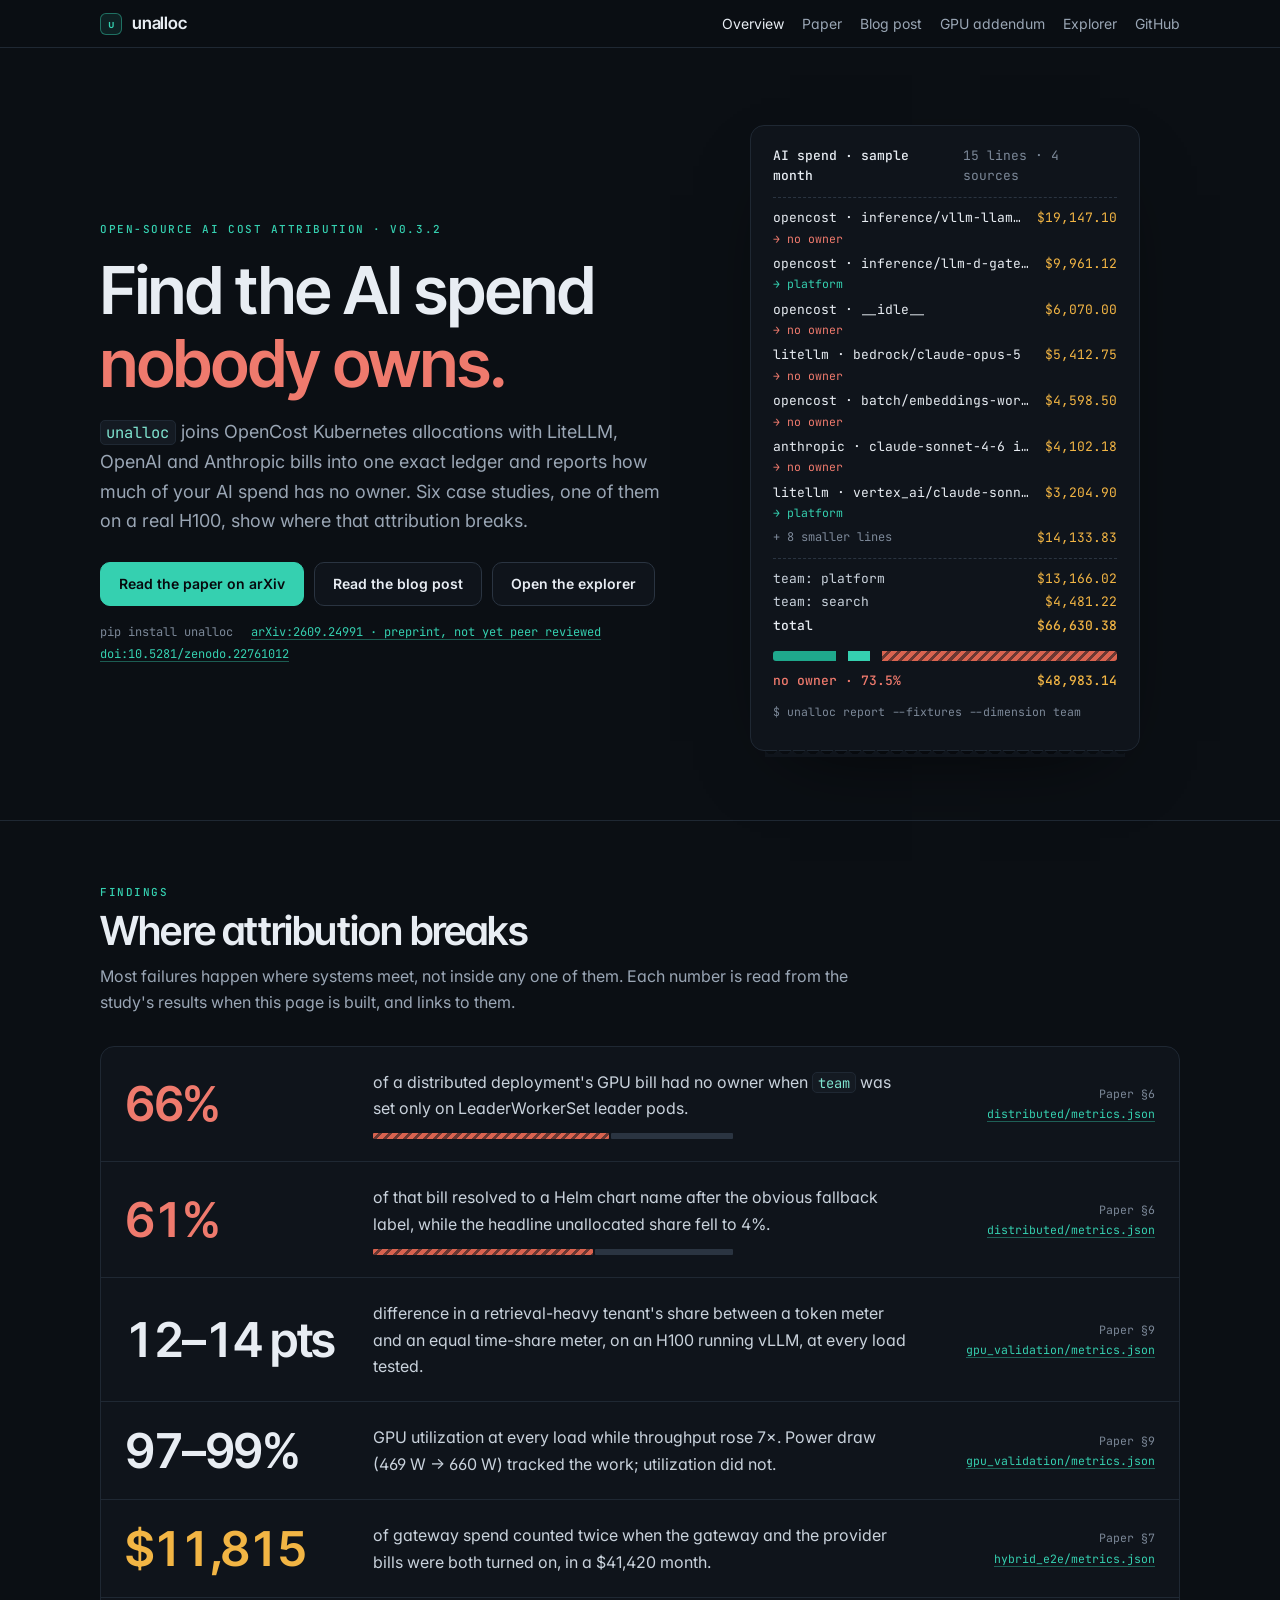
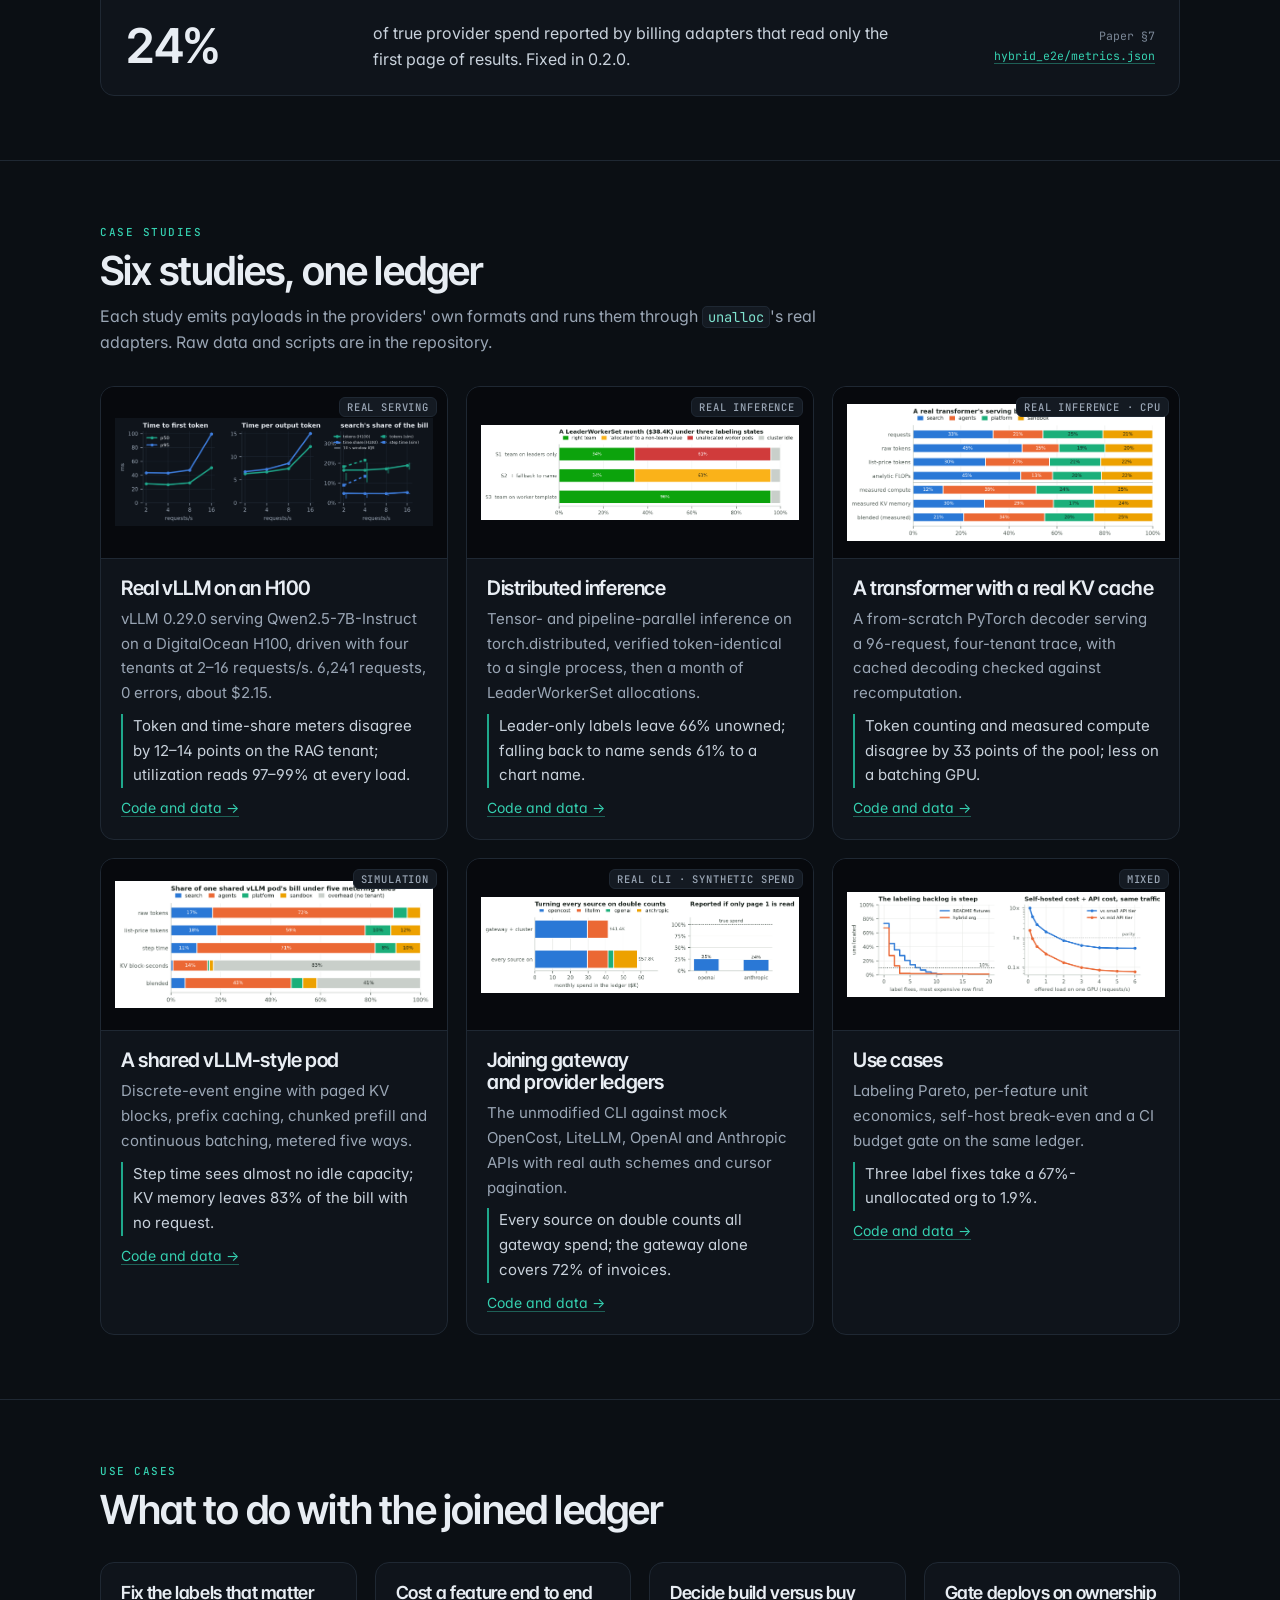
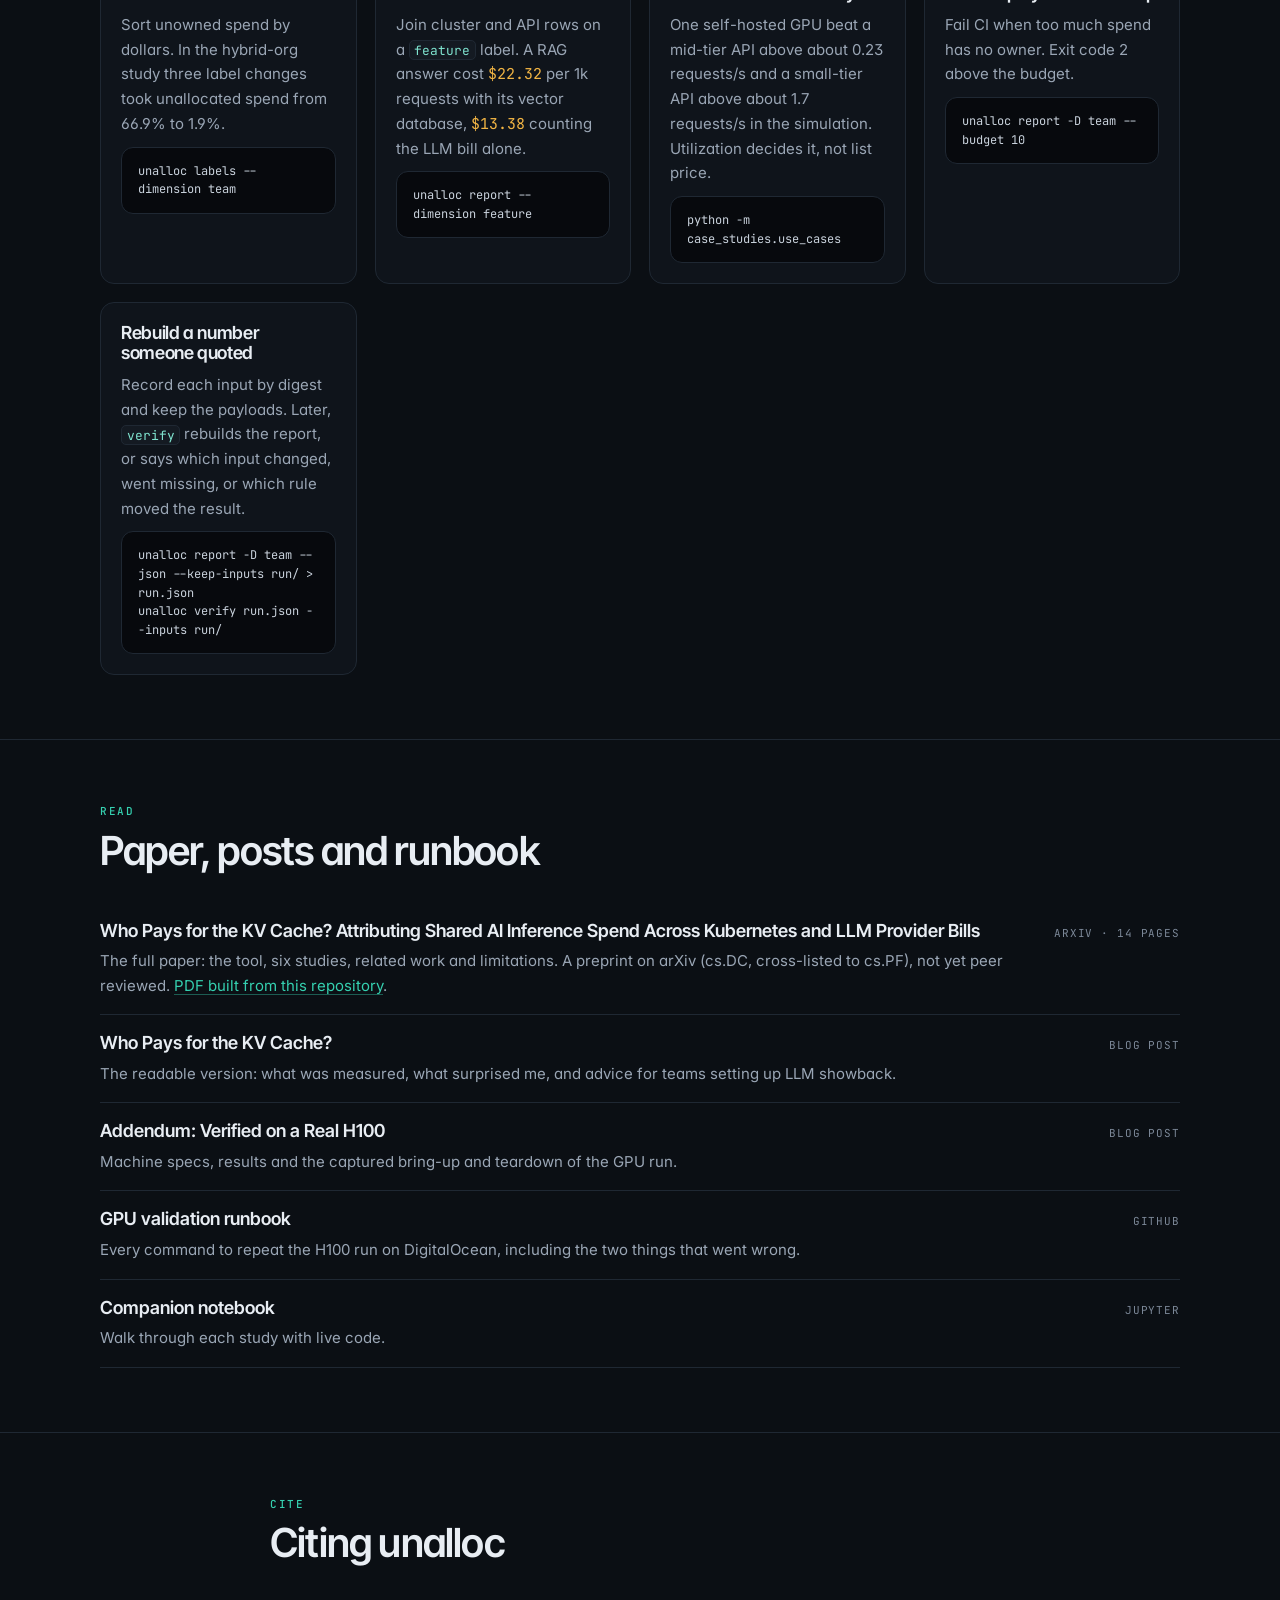
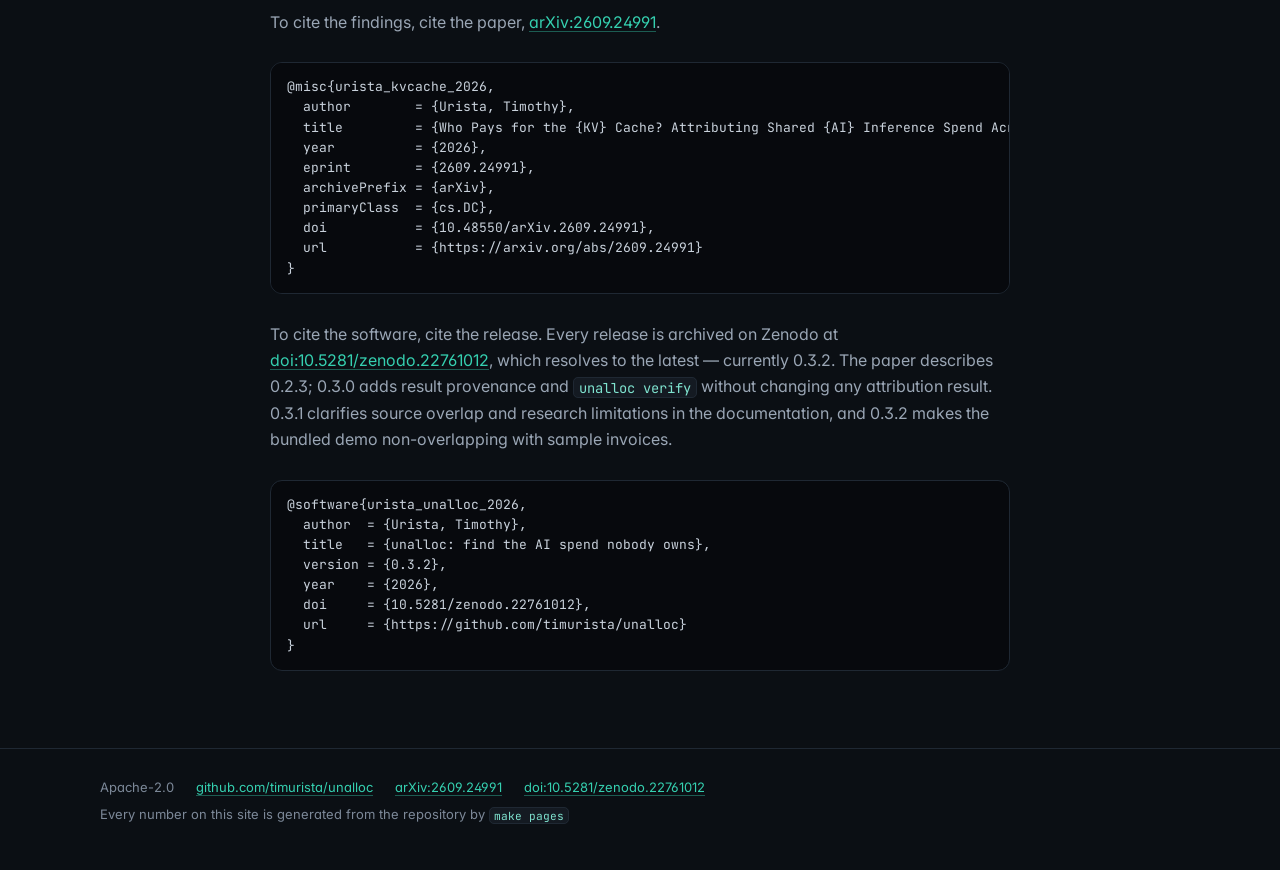
<file: docs/index.html>
<!doctype html>
<html lang="en">
<head>
<meta charset="utf-8">
<meta name="viewport" content="width=device-width, initial-scale=1">
<meta name="theme-color" content="#0B0F14">
<title>unalloc: find the AI spend nobody owns</title>
<meta name="description" content="Open-source tool and case studies on attributing shared AI inference spend across Kubernetes and LLM provider bills. Paper: arXiv:2609.24991.">
<link rel="preconnect" href="https://fonts.googleapis.com">
<link rel="preconnect" href="https://fonts.gstatic.com" crossorigin>
<link rel="stylesheet" href="https://fonts.googleapis.com/css2?family=Inter:wght@400;500;600&family=Inter+Tight:wght@500;600&family=JetBrains+Mono:wght@400;500&display=swap">
<link rel="stylesheet" href="assets/site.css">
<script type="application/ld+json">
{
 "@context": "https://schema.org",
 "@graph": [
  {
   "@type": "ScholarlyArticle",
   "@id": "https://arxiv.org/abs/2609.24991",
   "headline": "Who Pays for the KV Cache? Attributing Shared AI Inference Spend Across Kubernetes and LLM Provider Bills",
   "name": "Who Pays for the KV Cache? Attributing Shared AI Inference Spend Across Kubernetes and LLM Provider Bills",
   "author": {
    "@type": "Person",
    "name": "Timothy Urista",
    "url": "https://timurista.ai"
   },
   "datePublished": "2026-09-21",
   "url": "https://arxiv.org/abs/2609.24991",
   "sameAs": [
    "https://doi.org/10.48550/arXiv.2609.24991",
    "https://arxiv.org/pdf/2609.24991"
   ],
   "identifier": [
    "arXiv:2609.24991",
    "doi:10.48550/arXiv.2609.24991"
   ],
   "publisher": {
    "@type": "Organization",
    "name": "arXiv"
   },
   "about": [
    "cost attribution",
    "LLM inference",
    "KV cache",
    "Kubernetes",
    "FinOps"
   ],
   "isBasedOn": "https://github.com/timurista/unalloc"
  },
  {
   "@type": "SoftwareSourceCode",
   "@id": "https://github.com/timurista/unalloc",
   "name": "unalloc",
   "description": "Joins OpenCost allocations with LLM provider bills and reports the AI spend nobody owns.",
   "author": {
    "@type": "Person",
    "name": "Timothy Urista",
    "url": "https://timurista.ai"
   },
   "codeRepository": "https://github.com/timurista/unalloc",
   "programmingLanguage": "Python",
   "license": "https://www.apache.org/licenses/LICENSE-2.0",
   "sameAs": [
    "https://doi.org/10.5281/zenodo.22761012",
    "https://pypi.org/project/unalloc/"
   ],
   "subjectOf": {
    "@id": "https://arxiv.org/abs/2609.24991"
   }
  }
 ]
}
</script>
</head>
<body>
<header class="top"><div class="wrap">
  <a class="brand" href="index.html"><span class="mark" aria-hidden="true">u</span>unalloc</a>
  <nav aria-label="Site"><a href="index.html" aria-current="page">Overview</a><a href="https://arxiv.org/abs/2609.24991">Paper</a><a href="blog/who-pays-for-the-kv-cache.html">Blog post</a><a href="blog/gpu-validation.html">GPU addendum</a><a href="explorer.html">Explorer</a><a href="https://github.com/timurista/unalloc">GitHub</a></nav>
</div></header>
<main>
<div class="wrap hero">
  <div>
    <span class="eyebrow">Open-source AI cost attribution · v0.3.2</span>
    <h1>Find the AI spend <em>nobody owns.</em></h1>
    <p class="lede"><code>unalloc</code> joins OpenCost Kubernetes allocations with LiteLLM, OpenAI and Anthropic bills into one exact ledger and reports how much of your AI spend has no owner. Six case studies, one of them on a real H100, show where that attribution breaks.</p>
    <div class="actions">
      <a class="btn primary" href="https://arxiv.org/abs/2609.24991">Read the paper on arXiv</a>
      <a class="btn" href="blog/who-pays-for-the-kv-cache.html">Read the blog post</a>
      <a class="btn" href="explorer.html">Open the explorer</a>
    </div>
    <div class="meta-line"><span>pip install unalloc</span><a href="https://arxiv.org/abs/2609.24991">arXiv:2609.24991 · preprint, not yet peer reviewed</a><a href="https://doi.org/10.5281/zenodo.22761012">doi:10.5281/zenodo.22761012</a></div>
  </div>
  <figure class="receipt" aria-label="A sample month of AI spend attributed by team">
  <header><strong>AI spend · sample month</strong><span>15 lines · 4 sources</span></header>
  <ol><li><span class="obj">opencost · inference/vllm-llama-70b</span><span class="amt money">$19,147.10</span><span class="owner none">→ no owner</span></li><li><span class="obj">opencost · inference/llm-d-gateway</span><span class="amt money">$9,961.12</span><span class="owner">→ platform</span></li><li><span class="obj">opencost · __idle__</span><span class="amt money">$6,070.00</span><span class="owner none">→ no owner</span></li><li><span class="obj">litellm · bedrock/claude-opus-5</span><span class="amt money">$5,412.75</span><span class="owner none">→ no owner</span></li><li><span class="obj">opencost · batch/embeddings-worker</span><span class="amt money">$4,598.50</span><span class="owner none">→ no owner</span></li><li><span class="obj">anthropic · claude-sonnet-4-6 input</span><span class="amt money">$4,102.18</span><span class="owner none">→ no owner</span></li><li><span class="obj">litellm · vertex_ai/claude-sonnet-4-6</span><span class="amt money">$3,204.90</span><span class="owner">→ platform</span></li><li><span class="more">+ 8 smaller lines</span><span class="amt money">$14,133.83</span></li></ol>
  <div class="totals">
    <div><span>team: platform</span><span class="money">$13,166.02</span></div><div><span>team: search</span><span class="money">$4,481.22</span></div>
    <div class="grand"><span>total</span><span class="money">$66,630.38</span></div>
    <div class="split" aria-hidden="true"><span class="own" style="flex:13166.02" title="platform"></span><span class="own" style="flex:4481.22" title="search"></span><span class="none" style="flex:48983.14" title="no owner"></span></div>
    <div class="gap"><span>no owner · 73.5%</span><span class="money">$48,983.14</span></div>
  </div>
  <p class="cmd">$ unalloc report --fixtures --dimension team</p>
</figure>
</div>

<section class="band" id="findings"><div class="wrap">
  <header><span class="eyebrow">Findings</span><h2>Where attribution breaks</h2>
  <p>Most failures happen where systems meet, not inside any one of them. Each number is read from the study's results when this page is built, and links to them.</p></header>
  <ul class="board"><li><span class="figure unowned">66%</span><div><p>of a distributed deployment's GPU bill had no owner when <code>team</code> was set only on LeaderWorkerSet leader pods.</p><div class="bar" aria-hidden="true"><span class="fill" style="flex:0.6590"></span><span class="rest" style="flex:0.3410"></span></div></div><div class="src"><span>Paper §6</span><a href="https://github.com/timurista/unalloc/blob/main/case_studies/results/distributed/metrics.json">distributed/metrics.json</a></div></li><li><span class="figure unowned">61%</span><div><p>of that bill resolved to a Helm chart name after the obvious fallback label, while the headline unallocated share fell to 4%.</p><div class="bar" aria-hidden="true"><span class="fill" style="flex:0.6145"></span><span class="rest" style="flex:0.3855"></span></div></div><div class="src"><span>Paper §6</span><a href="https://github.com/timurista/unalloc/blob/main/case_studies/results/distributed/metrics.json">distributed/metrics.json</a></div></li><li><span class="figure ">12–14 pts</span><div><p>difference in a retrieval-heavy tenant's share between a token meter and an equal time-share meter, on an H100 running vLLM, at every load tested.</p></div><div class="src"><span>Paper §9</span><a href="https://github.com/timurista/unalloc/blob/main/case_studies/results/gpu_validation/metrics.json">gpu_validation/metrics.json</a></div></li><li><span class="figure ">97–99%</span><div><p>GPU utilization at every load while throughput rose 7×. Power draw (469 W → 660 W) tracked the work; utilization did not.</p></div><div class="src"><span>Paper §9</span><a href="https://github.com/timurista/unalloc/blob/main/case_studies/results/gpu_validation/metrics.json">gpu_validation/metrics.json</a></div></li><li><span class="figure money">$11,815</span><div><p>of gateway spend counted twice when the gateway and the provider bills were both turned on, in a $41,420 month.</p></div><div class="src"><span>Paper §7</span><a href="https://github.com/timurista/unalloc/blob/main/case_studies/results/hybrid_e2e/metrics.json">hybrid_e2e/metrics.json</a></div></li><li><span class="figure ">24%</span><div><p>of true provider spend reported by billing adapters that read only the first page of results. Fixed in 0.2.0.</p></div><div class="src"><span>Paper §7</span><a href="https://github.com/timurista/unalloc/blob/main/case_studies/results/hybrid_e2e/metrics.json">hybrid_e2e/metrics.json</a></div></li></ul>
</div></section>

<section class="band" id="case-studies"><div class="wrap">
  <header><span class="eyebrow">Case studies</span><h2>Six studies, one ledger</h2>
  <p>Each study emits payloads in the providers' own formats and runs them through <code>unalloc</code>'s real adapters. Raw data and scripts are in the repository.</p></header>
  <div class="studies"><article class="study"><div class="frame"><img src="assets/figures/gpu_validation.png" alt="Figure from the Real vLLM on an H100 study" loading="lazy"><span class="kind">real serving</span></div><div class="body"><h3>Real vLLM on an H100</h3><p>vLLM 0.29.0 serving Qwen2.5-7B-Instruct on a DigitalOcean H100, driven with four tenants at 2–16 requests/s. 6,241 requests, 0 errors, about $2.15.</p><p class="headline">Token and time-share meters disagree by 12–14 points on the RAG tenant; utilization reads 97–99% at every load.</p><a class="code" href="https://github.com/timurista/unalloc/tree/main/case_studies/gpu_validation">Code and data →</a></div></article><article class="study"><div class="frame"><img src="assets/figures/dist_scenarios.png" alt="Figure from the Distributed inference study" loading="lazy"><span class="kind">real inference</span></div><div class="body"><h3>Distributed inference</h3><p>Tensor- and pipeline-parallel inference on torch.distributed, verified token-identical to a single process, then a month of LeaderWorkerSet allocations.</p><p class="headline">Leader-only labels leave 66% unowned; falling back to name sends 61% to a chart name.</p><a class="code" href="https://github.com/timurista/unalloc/tree/main/case_studies/distributed">Code and data →</a></div></article><article class="study"><div class="frame"><img src="assets/figures/torch_shares.png" alt="Figure from the A transformer with a real KV cache study" loading="lazy"><span class="kind">real inference · CPU</span></div><div class="body"><h3>A transformer with a real KV cache</h3><p>A from-scratch PyTorch decoder serving a 96-request, four-tenant trace, with cached decoding checked against recomputation.</p><p class="headline">Token counting and measured compute disagree by 33 points of the pool; less on a batching GPU.</p><a class="code" href="https://github.com/timurista/unalloc/tree/main/case_studies/torch_kv">Code and data →</a></div></article><article class="study"><div class="frame"><img src="assets/figures/kv_shares.png" alt="Figure from the A shared vLLM-style pod study" loading="lazy"><span class="kind">simulation</span></div><div class="body"><h3>A shared vLLM-style pod</h3><p>Discrete-event engine with paged KV blocks, prefix caching, chunked prefill and continuous batching, metered five ways.</p><p class="headline">Step time sees almost no idle capacity; KV memory leaves 83% of the bill with no request.</p><a class="code" href="https://github.com/timurista/unalloc/tree/main/case_studies/kv_cache">Code and data →</a></div></article><article class="study"><div class="frame"><img src="assets/figures/hybrid.png" alt="Figure from the Joining gateway and provider ledgers study" loading="lazy"><span class="kind">real CLI · synthetic spend</span></div><div class="body"><h3>Joining gateway and provider ledgers</h3><p>The unmodified CLI against mock OpenCost, LiteLLM, OpenAI and Anthropic APIs with real auth schemes and cursor pagination.</p><p class="headline">Every source on double counts all gateway spend; the gateway alone covers 72% of invoices.</p><a class="code" href="https://github.com/timurista/unalloc/tree/main/case_studies/hybrid_e2e">Code and data →</a></div></article><article class="study"><div class="frame"><img src="assets/figures/use_cases.png" alt="Figure from the Use cases study" loading="lazy"><span class="kind">mixed</span></div><div class="body"><h3>Use cases</h3><p>Labeling Pareto, per-feature unit economics, self-host break-even and a CI budget gate on the same ledger.</p><p class="headline">Three label fixes take a 67%-unallocated org to 1.9%.</p><a class="code" href="https://github.com/timurista/unalloc/tree/main/case_studies/use_cases">Code and data →</a></div></article></div>
</div></section>

<section class="band" id="use-cases"><div class="wrap">
  <header><span class="eyebrow">Use cases</span><h2>What to do with the joined ledger</h2></header>
  <div class="uses"><div><h3>Fix the labels that matter</h3><p>Sort unowned spend by dollars. In the hybrid-org study three label changes took unallocated spend from 66.9% to 1.9%.</p><pre><code>unalloc labels --dimension team</code></pre></div><div><h3>Cost a feature end to end</h3><p>Join cluster and API rows on a <code>feature</code> label. A RAG answer cost <span class="money">$22.32</span> per 1k requests with its vector database, <span class="money">$13.38</span> counting the LLM bill alone.</p><pre><code>unalloc report --dimension feature</code></pre></div><div><h3>Decide build versus buy</h3><p>One self-hosted GPU beat a mid-tier API above about 0.23 requests/s and a small-tier API above about 1.7 requests/s in the simulation. Utilization decides it, not list price.</p><pre><code>python -m case_studies.use_cases</code></pre></div><div><h3>Gate deploys on ownership</h3><p>Fail CI when too much spend has no owner. Exit code 2 above the budget.</p><pre><code>unalloc report -D team --budget 10</code></pre></div><div><h3>Rebuild a number someone quoted</h3><p>Record each input by digest and keep the payloads. Later, <code>verify</code> rebuilds the report, or says which input changed, went missing, or which rule moved the result.</p><pre><code>unalloc report -D team --json --keep-inputs run/ &gt; run.json
unalloc verify run.json --inputs run/</code></pre></div></div>
</div></section>

<section class="band" id="read"><div class="wrap">
  <header><span class="eyebrow">Read</span><h2>Paper, posts and runbook</h2></header>
  <ul class="reads">
    <li><a class="title" href="https://arxiv.org/abs/2609.24991">Who Pays for the KV Cache? Attributing Shared AI Inference Spend Across Kubernetes and LLM Provider Bills</a><span class="fmt">arXiv · 14 pages</span>
      <p>The full paper: the tool, six studies, related work and limitations. A preprint on arXiv (cs.DC, cross-listed to cs.PF), not yet peer reviewed. <a href="paper/unalloc-case-studies.pdf">PDF built from this repository</a>.</p></li>
    <li><a class="title" href="blog/who-pays-for-the-kv-cache.html">Who Pays for the KV Cache?</a><span class="fmt">Blog post</span>
      <p>The readable version: what was measured, what surprised me, and advice for teams setting up LLM showback.</p></li>
    <li><a class="title" href="blog/gpu-validation.html">Addendum: Verified on a Real H100</a><span class="fmt">Blog post</span>
      <p>Machine specs, results and the captured bring-up and teardown of the GPU run.</p></li>
    <li><a class="title" href="https://github.com/timurista/unalloc/blob/main/case_studies/gpu_validation/RUNBOOK.md">GPU validation runbook</a><span class="fmt">GitHub</span>
      <p>Every command to repeat the H100 run on DigitalOcean, including the two things that went wrong.</p></li>
    <li><a class="title" href="https://github.com/timurista/unalloc/blob/main/case_studies/unalloc_case_studies.ipynb">Companion notebook</a><span class="fmt">Jupyter</span>
      <p>Walk through each study with live code.</p></li>
  </ul>
</div></section>

<section class="band" id="cite"><div class="wrap cite">
  <header><span class="eyebrow">Cite</span><h2>Citing unalloc</h2></header>
  <p>To cite the findings, cite the paper, <a href="https://arxiv.org/abs/2609.24991">arXiv:2609.24991</a>.</p>
  <pre><code>@misc{urista_kvcache_2026,
  author        = {Urista, Timothy},
  title         = {Who Pays for the {KV} Cache? Attributing Shared {AI} Inference Spend Across {Kubernetes} and {LLM} Provider Bills},
  year          = {2026},
  eprint        = {2609.24991},
  archivePrefix = {arXiv},
  primaryClass  = {cs.DC},
  doi           = {10.48550/arXiv.2609.24991},
  url           = {https://arxiv.org/abs/2609.24991}
}</code></pre>
  <p>To cite the software, cite the release. Every release is archived on Zenodo at <a href="https://doi.org/10.5281/zenodo.22761012">doi:10.5281/zenodo.22761012</a>, which resolves to the latest &mdash; currently 0.3.2. The paper describes 0.2.3; 0.3.0 adds result provenance and <code>unalloc verify</code> without changing any attribution result. 0.3.1 clarifies source overlap and research limitations in the documentation, and 0.3.2 makes the bundled demo non-overlapping with sample invoices.</p>
  <pre><code>@software{urista_unalloc_2026,
  author  = {Urista, Timothy},
  title   = {unalloc: find the AI spend nobody owns},
  version = {0.3.2},
  year    = {2026},
  doi     = {10.5281/zenodo.22761012},
  url     = {https://github.com/timurista/unalloc}
}</code></pre>
</div></section>
</main>
<footer class="site"><div class="wrap">
  <span>Apache-2.0</span>
  <a href="https://github.com/timurista/unalloc">github.com/timurista/unalloc</a>
  <a href="https://arxiv.org/abs/2609.24991">arXiv:2609.24991</a>
  <a href="https://doi.org/10.5281/zenodo.22761012">doi:10.5281/zenodo.22761012</a>
  <span>Every number on this site is generated from the repository by <code>make pages</code></span>
</div></footer>
</body>
</html>
</file>
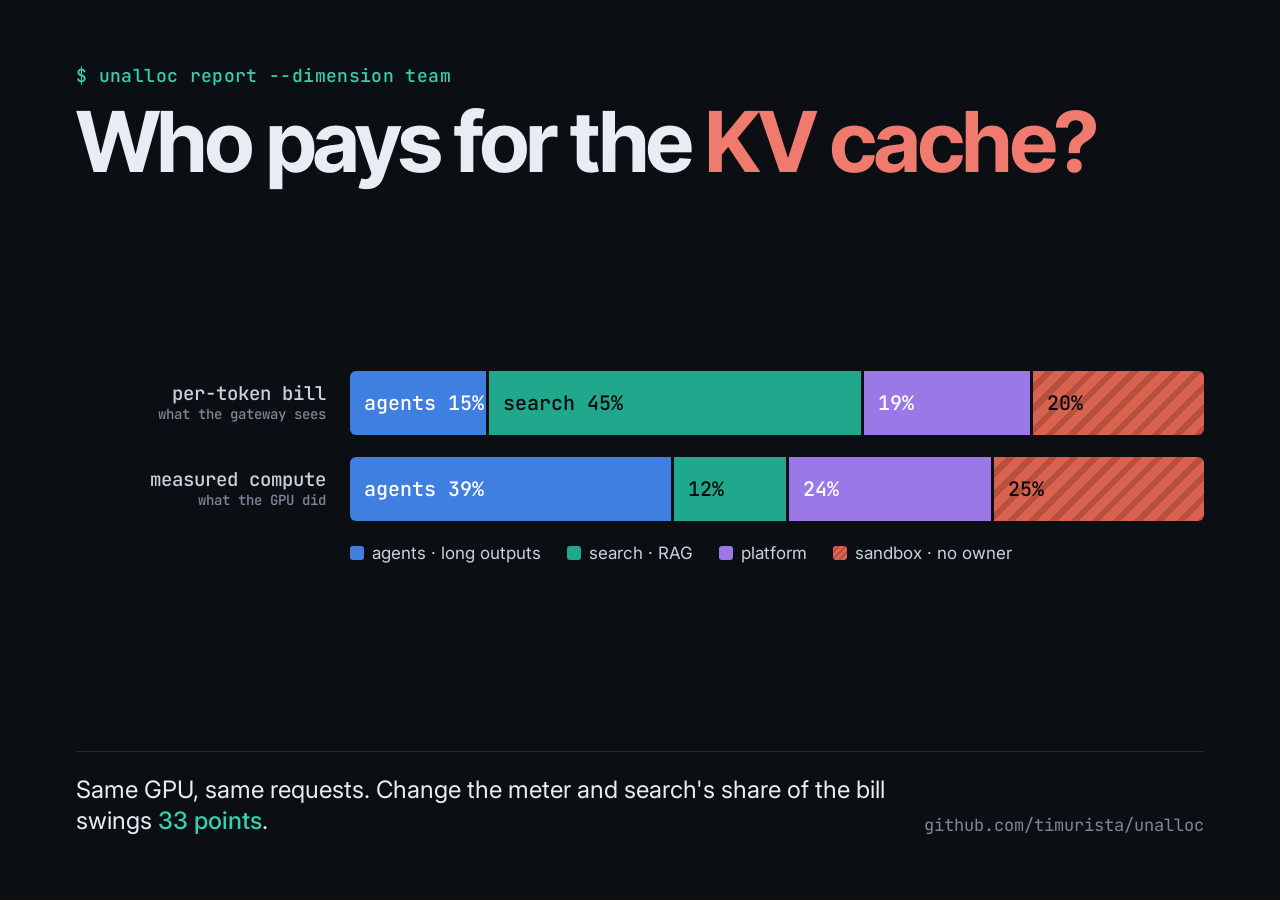
<file: blog/hero.html>
<!doctype html>
<html lang="en">
<head>
<meta charset="utf-8">
<title>Who pays for the KV cache — header image</title>
<link rel="stylesheet" href="https://fonts.googleapis.com/css2?family=Inter+Tight:wght@600;700&family=JetBrains+Mono:wght@400;500&family=Inter:wght@400;500&display=swap">
<style>
  /* Rendered once to hero.png at 1400x788 (Medium's recommended header ratio).
     timurista.ai "Ledger" palette. Segments run agents, search, platform, sandbox so blue
     and violet never touch; sandbox has no owner, so it is rose and hatched. */
  :root {
    --ground: #0B0F14; --ink: #E8EDF3; --ink-2: #C9D2DC; --muted: #7C8898;
    --rule: #1F2833; --signal: #35D0B0; --rose: #EF7A6D;
    --search: #1FA88C; --agents: #3F7FE0; --platform: #9A79E6; --sandbox: #D9634F;
  }
  * { box-sizing: border-box; }
  html, body { margin: 0; }
  body { width: 1400px; height: 788px; background: var(--ground); color: var(--ink);
         font-family: Inter, system-ui, sans-serif; overflow: hidden; }
  .frame { position: absolute; inset: 0; padding: 64px 76px; display: grid;
           grid-template-rows: auto 1fr auto; gap: 28px; }
  .kicker { font: 500 18px "JetBrains Mono", monospace; color: var(--signal); letter-spacing: 0.02em; }
  h1 { font-family: "Inter Tight", sans-serif; font-weight: 700; font-size: 84px;
       line-height: 0.98; letter-spacing: -0.03em; margin: 14px 0 0; white-space: nowrap; }
  h1 em { font-style: normal; color: var(--rose); }
  .bills { align-self: center; display: grid; gap: 22px; }
  .row { display: grid; grid-template-columns: 250px 1fr; gap: 24px; align-items: center; }
  .label { font: 500 19px "JetBrains Mono", monospace; color: var(--ink-2); text-align: right; line-height: 1.25; }
  .label small { display: block; font-size: 14px; color: var(--muted); }
  .bar { display: flex; gap: 3px; height: 64px; }
  .bar span { display: flex; align-items: center; padding-left: 14px; font: 500 20px "JetBrains Mono", monospace;
              color: #07090D; white-space: nowrap; overflow: hidden; }
  .bar span:first-child { border-radius: 6px 0 0 6px; }
  .bar span:last-child { border-radius: 0 6px 6px 0; }
  .a { background: var(--agents); color: #fff !important; }
  .s { background: var(--search); }
  .p { background: var(--platform); color: #fff !important; }
  .x { background: repeating-linear-gradient(135deg, var(--sandbox) 0 9px, #B8503F 9px 15px); }
  .legend { display: flex; gap: 26px; font: 17px Inter, sans-serif; color: var(--ink-2); }
  .legend i { display: inline-block; width: 14px; height: 14px; border-radius: 3px; margin-right: 8px; vertical-align: -1px; }
  footer { display: flex; justify-content: space-between; align-items: end; border-top: 1px solid var(--rule); padding-top: 22px; }
  .claim { font-size: 24px; color: var(--ink); max-width: 820px; line-height: 1.3; }
  .claim b { color: var(--signal); font-weight: 500; }
  .repo { font: 17px "JetBrains Mono", monospace; color: var(--muted); }
</style>
</head>
<body>
<div class="frame">
  <div>
    <div class="kicker">$ unalloc report --dimension team</div>
    <h1>Who pays for the <em>KV cache?</em></h1>
  </div>

  <div class="bills">
    <!-- torch_kv full run: shares of one pod's bill -->
    <div class="row">
      <div class="label">per-token bill<small>what the gateway sees</small></div>
      <div class="bar">
        <span class="a" style="flex: 15.4">agents 15%</span>
        <span class="s" style="flex: 45.4">search 45%</span>
        <span class="p" style="flex: 19.2">19%</span>
        <span class="x" style="flex: 19.9">20%</span>
      </div>
    </div>
    <div class="row">
      <div class="label">measured compute<small>what the GPU did</small></div>
      <div class="bar">
        <span class="a" style="flex: 38.9">agents 39%</span>
        <span class="s" style="flex: 12.4">12%</span>
        <span class="p" style="flex: 23.8">24%</span>
        <span class="x" style="flex: 24.9">25%</span>
      </div>
    </div>
    <div class="row">
      <div></div>
      <div class="legend">
        <span><i style="background:var(--agents)"></i>agents · long outputs</span>
        <span><i style="background:var(--search)"></i>search · RAG</span>
        <span><i style="background:var(--platform)"></i>platform</span>
        <span><i style="background:repeating-linear-gradient(135deg, var(--sandbox) 0 3px, #B8503F 3px 5px)"></i>sandbox · no owner</span>
      </div>
    </div>
  </div>

  <footer>
    <div class="claim">Same GPU, same requests. Change the meter and search's share of the bill swings <b>33 points</b>.</div>
    <div class="repo">github.com/timurista/unalloc</div>
  </footer>
</div>
</body>
</html>
</file>
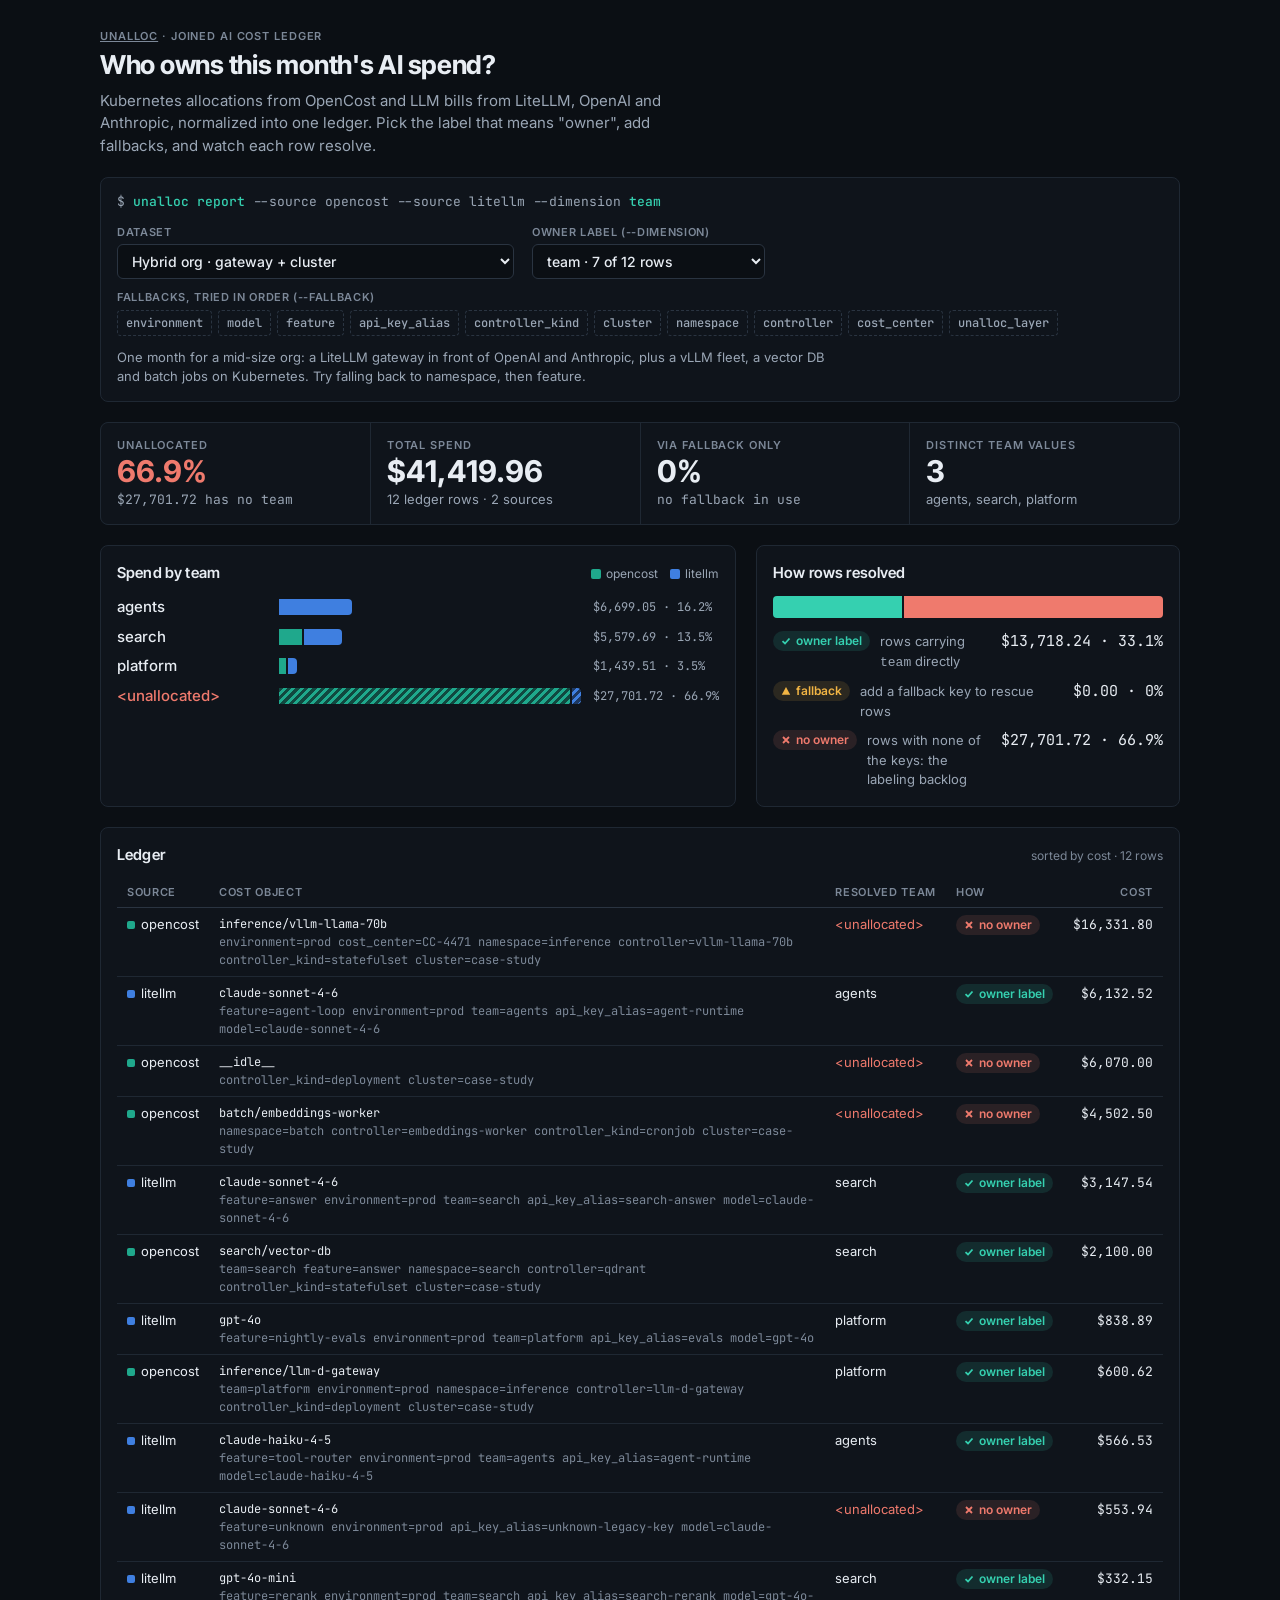
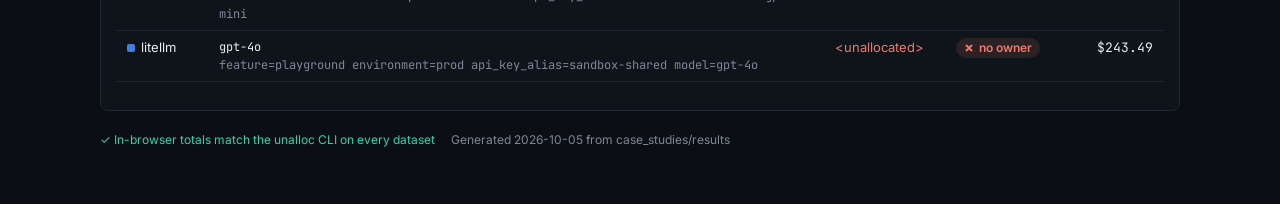
<file: docs/explorer.html>
<!doctype html>
<html lang="en">
<head>
<meta charset="utf-8">
<meta name="viewport" content="width=device-width, initial-scale=1">
</head>
<body>
<title>unalloc Ledger Explorer</title>
<link rel="preconnect" href="https://fonts.googleapis.com">
<link rel="preconnect" href="https://fonts.gstatic.com" crossorigin>
<link rel="stylesheet" href="https://fonts.googleapis.com/css2?family=Inter:wght@400;500;600&family=Inter+Tight:wght@500;600&family=JetBrains+Mono:wght@400;500&display=swap">
<style>
  /* timurista.ai "Ledger" system, a deliberate single dark look: ink ground, teal for
     attributed spend, amber for money, rose only for spend with no owner. Source colors
     are stacked violet, teal, blue, magenta, an order checked for color-vision separation. */
  :root {
    color-scheme: dark;
    --ground: #0B0F14; --surface: #0F141B; --ink: #E8EDF3; --ink-2: #9AA6B5; --muted: #7C8898;
    --rule: #1F2833; --rule-strong: #2A3441; --accent: #35D0B0; --accent-wash: rgba(53, 208, 176, 0.10);
    --good: #35D0B0; --good-wash: rgba(53, 208, 176, 0.12); --warn: #F2B544; --warn-wash: rgba(242, 181, 68, 0.12);
    --crit: #EF7A6D; --crit-wash: rgba(239, 122, 109, 0.12);
    --s-openai: #9A79E6; --s-opencost: #1FA88C; --s-litellm: #3F7FE0; --s-anthropic: #C75A9E;
    --display: "Inter Tight", Inter, system-ui, sans-serif;
    --body: Inter, system-ui, -apple-system, "Segoe UI", sans-serif;
    --mono: "JetBrains Mono", ui-monospace, "SF Mono", Menlo, monospace;
  }

  * { box-sizing: border-box; }
  body { margin: 0; background: var(--ground); color: var(--ink); font: 15px/1.5 var(--body); }
  .wrap { max-width: 1120px; margin: 0 auto; padding-inline: 20px; padding-block: 28px 56px;
          display: grid; gap: 20px; }
  h1, h2 { font-family: var(--display); font-stretch: 87.5%; margin: 0; text-wrap: balance; }
  h1 { font-size: 26px; font-weight: 700; letter-spacing: -0.01em; }
  h2 { font-size: 15px; font-weight: 600; letter-spacing: 0.01em; }
  .eyebrow { font-size: 11px; letter-spacing: 0.08em; text-transform: uppercase; color: var(--muted); font-weight: 600; }
  .lede { color: var(--ink-2); max-width: 68ch; margin: 6px 0 0; }
  .num { font-family: var(--mono); font-variant-numeric: tabular-nums; }

  /* The command line is the control surface. */
  .command { background: var(--surface); border: 1px solid var(--rule); border-radius: 8px; padding: 14px 16px;
             display: grid; gap: 12px; }
  .cli { font-family: var(--mono); font-size: 13px; color: var(--ink-2); overflow-x: auto; white-space: nowrap; }
  .cli b { color: var(--accent); font-weight: 500; }
  .fields { display: flex; flex-wrap: wrap; gap: 10px 18px; align-items: flex-end; }
  .field { display: grid; gap: 4px; }
  .field > span { font-size: 11px; letter-spacing: 0.06em; text-transform: uppercase; color: var(--muted); font-weight: 600; }
  select { font: 500 14px var(--body); color: var(--ink); background: var(--ground); border: 1px solid var(--rule-strong);
           border-radius: 6px; padding: 7px 10px; max-width: 100%; }
  .chips { display: flex; flex-wrap: wrap; gap: 6px; }
  .chip { font: 500 12px var(--mono); color: var(--ink-2); background: transparent; border: 1px dashed var(--rule-strong);
          border-radius: 4px; padding: 4px 8px; cursor: pointer; }
  .chip:hover { border-color: var(--accent); color: var(--ink); }
  .chip[aria-pressed="true"] { border-style: solid; border-color: var(--accent); background: var(--accent-wash); color: var(--ink); }
  .chip .ord { color: var(--accent); margin-right: 4px; }
  select:focus-visible, .chip:focus-visible { outline: 2px solid var(--accent); outline-offset: 2px; }
  .dataset-note { color: var(--ink-2); font-size: 13px; margin: 0; max-width: 90ch; }

  .figures { display: grid; grid-template-columns: repeat(auto-fit, minmax(200px, 1fr)); gap: 1px;
             background: var(--rule); border: 1px solid var(--rule); border-radius: 8px; overflow: hidden; }
  .figure { background: var(--surface); padding: 14px 16px; display: grid; gap: 2px; align-content: start; }
  .figure .value { font-family: var(--display); font-stretch: 87.5%; font-size: 30px; font-weight: 700; line-height: 1.1; }
  .figure .value.crit { color: var(--crit); }
  .figure .value.warn { color: var(--warn); }
  .figure .sub { font-size: 13px; color: var(--ink-2); }

  .panels { display: grid; grid-template-columns: minmax(0, 3fr) minmax(0, 2fr); gap: 20px; }
  @media (max-width: 820px) { .panels { grid-template-columns: 1fr; } }
  .panel { background: var(--surface); border: 1px solid var(--rule); border-radius: 8px; padding: 16px; display: grid;
           gap: 12px; align-content: start; min-width: 0; }
  .panel header { display: flex; flex-wrap: wrap; justify-content: space-between; gap: 6px 12px; align-items: baseline; }
  .legend { display: flex; flex-wrap: wrap; gap: 4px 12px; font-size: 12px; color: var(--ink-2); }
  .legend i { display: inline-block; width: 10px; height: 10px; border-radius: 2px; margin-right: 5px; vertical-align: -1px; }

  .bars { display: grid; grid-template-columns: minmax(84px, 150px) minmax(0, 1fr) auto; gap: 7px 12px; align-items: center; }
  .bars .key { overflow: hidden; text-overflow: ellipsis; white-space: nowrap; font-weight: 500; }
  .bars .key.unalloc { color: var(--crit); }
  .track { display: flex; gap: 2px; height: 16px; min-width: 0; }
  .seg { height: 100%; min-width: 2px; }
  .seg:last-child { border-radius: 0 4px 4px 0; }
  /* Spend with no owner keeps its source color but is always hatched, so a teal source
     segment is never read as "attributed". */
  .bars .key.unalloc + .track .seg { position: relative; }
  .bars .key.unalloc + .track .seg::after { content: ""; position: absolute; inset: 0;
    background: repeating-linear-gradient(135deg, rgba(7, 9, 13, 0.6) 0 3px, transparent 3px 6px); }
  .bars .amt { font-size: 12px; color: var(--ink-2); white-space: nowrap; }

  .resolve-bar { display: flex; gap: 2px; height: 22px; border-radius: 4px; overflow: hidden; }
  .resolve-bar span { height: 100%; }
  .resolve-list { display: grid; gap: 8px; margin: 0; padding: 0; list-style: none; }
  .resolve-list li { display: grid; grid-template-columns: auto 1fr auto; gap: 10px; align-items: baseline; }
  .resolve-list .what { color: var(--ink-2); font-size: 13px; }

  .pill { display: inline-flex; align-items: center; gap: 5px; font-size: 12px; font-weight: 600; border-radius: 999px;
          padding: 1px 8px; white-space: nowrap; }
  .pill svg { width: 10px; height: 10px; }
  .pill.label { color: var(--good); background: var(--good-wash); }
  .pill.fallback { color: var(--warn); background: var(--warn-wash); }
  .pill.none { color: var(--crit); background: var(--crit-wash); }

  .ledger { overflow-x: auto; }
  table { border-collapse: collapse; width: 100%; font-size: 13px; }
  th { text-align: left; font-size: 11px; letter-spacing: 0.06em; text-transform: uppercase; color: var(--muted);
       font-weight: 600; padding: 6px 10px; border-bottom: 1px solid var(--rule-strong); white-space: nowrap; }
  td { padding: 7px 10px; border-bottom: 1px solid var(--rule); vertical-align: top; }
  td.money, th.money { text-align: right; }
  td.obj { font-family: var(--mono); font-size: 12px; overflow-wrap: anywhere; min-width: 180px; }
  td.source { white-space: nowrap; }
  td .src { display: inline-block; width: 8px; height: 8px; border-radius: 2px; margin-right: 6px; }
  td .labels { color: var(--muted); font-size: 12px; overflow-wrap: anywhere; }
  .more { color: var(--muted); font-size: 12px; margin: 0; }
  footer { color: var(--muted); font-size: 12px; display: flex; flex-wrap: wrap; gap: 6px 16px; }
  footer .ok { color: var(--good); }
  footer .bad { color: var(--crit); }
  #tip { position: fixed; z-index: 5; pointer-events: none; background: var(--ink); color: var(--surface); font-size: 12px;
         padding: 5px 8px; border-radius: 5px; opacity: 0; max-width: 280px; }
  @media (prefers-reduced-motion: no-preference) { #tip { transition: opacity .08s; } }
</style>

<div class="wrap">
  <div>
    <div class="eyebrow"><a href="index.html" style="color:inherit">unalloc</a> · joined AI cost ledger</div>
    <h1>Who owns this month's AI spend?</h1>
    <p class="lede">Kubernetes allocations from OpenCost and LLM bills from LiteLLM, OpenAI and Anthropic, normalized into one ledger. Pick the label that means "owner", add fallbacks, and watch each row resolve.</p>
  </div>

  <section class="command" aria-label="Report options">
    <div class="cli" id="cli"></div>
    <div class="fields">
      <label class="field" for="dataset"><span>Dataset</span><select id="dataset"></select></label>
      <label class="field" for="dimension"><span>Owner label (--dimension)</span><select id="dimension"></select></label>
      <div class="field"><span>Fallbacks, tried in order (--fallback)</span><div class="chips" id="fallbacks"></div></div>
    </div>
    <p class="dataset-note" id="note"></p>
  </section>

  <section class="figures" id="figures" aria-label="Headline figures"></section>

  <div class="panels">
    <section class="panel">
      <header><h2 id="bars-title">Spend by team</h2><div class="legend" id="legend"></div></header>
      <div class="bars" id="bars"></div>
    </section>
    <section class="panel">
      <header><h2>How rows resolved</h2></header>
      <div class="resolve-bar" id="resolve-bar"></div>
      <ul class="resolve-list" id="resolve-list"></ul>
    </section>
  </div>

  <section class="panel">
    <header><h2>Ledger</h2><span class="more" id="ledger-count"></span></header>
    <div class="ledger"><table id="ledger"></table></div>
    <p class="more" id="ledger-more"></p>
  </section>

  <footer id="footer"></footer>
</div>
<div id="tip" role="tooltip"></div>

<script id="unalloc-data" type="application/json">{"default":"hybrid_org","generated":"2026-10-05","datasets":{"hybrid_org":{"label":"Hybrid org \u00b7 gateway + cluster","note":"One month for a mid-size org: a LiteLLM gateway in front of OpenAI and Anthropic, plus a vLLM fleet, a vector DB and batch jobs on Kubernetes. Try falling back to namespace, then feature.","expected_team_pct":"66.9","rows":[{"s":"opencost","n":"inference/vllm-llama-70b","a":"16331.8","l":{"environment":"prod","cost_center":"CC-4471","namespace":"inference","controller":"vllm-llama-70b","controller_kind":"statefulset","cluster":"case-study","model":"llama-3.3-70b","unalloc_layer":"inference"}},{"s":"opencost","n":"inference/llm-d-gateway","a":"600.62","l":{"team":"platform","environment":"prod","namespace":"inference","controller":"llm-d-gateway","controller_kind":"deployment","cluster":"case-study"}},{"s":"opencost","n":"search/vector-db","a":"2100.0","l":{"team":"search","feature":"answer","namespace":"search","controller":"qdrant","controller_kind":"statefulset","cluster":"case-study"}},{"s":"opencost","n":"batch/embeddings-worker","a":"4502.5","l":{"namespace":"batch","controller":"embeddings-worker","controller_kind":"cronjob","cluster":"case-study"}},{"s":"opencost","n":"__idle__","a":"6070.0","l":{"controller_kind":"deployment","cluster":"case-study"}},{"s":"litellm","n":"gpt-4o-mini","a":"332.148203","l":{"feature":"rerank","environment":"prod","team":"search","api_key_alias":"search-rerank","model":"gpt-4o-mini"}},{"s":"litellm","n":"claude-sonnet-4-6","a":"3147.537051","l":{"feature":"answer","environment":"prod","team":"search","api_key_alias":"search-answer","model":"claude-sonnet-4-6"}},{"s":"litellm","n":"claude-sonnet-4-6","a":"6132.516372","l":{"feature":"agent-loop","environment":"prod","team":"agents","api_key_alias":"agent-runtime","model":"claude-sonnet-4-6"}},{"s":"litellm","n":"claude-haiku-4-5","a":"566.529154","l":{"feature":"tool-router","environment":"prod","team":"agents","api_key_alias":"agent-runtime","model":"claude-haiku-4-5"}},{"s":"litellm","n":"gpt-4o","a":"838.890993","l":{"feature":"nightly-evals","environment":"prod","team":"platform","api_key_alias":"evals","model":"gpt-4o"}},{"s":"litellm","n":"gpt-4o","a":"243.485008","l":{"feature":"playground","environment":"prod","api_key_alias":"sandbox-shared","model":"gpt-4o"}},{"s":"litellm","n":"claude-sonnet-4-6","a":"553.935186","l":{"feature":"unknown","environment":"prod","api_key_alias":"unknown-legacy-key","model":"claude-sonnet-4-6"}}]},"fixtures":{"label":"README fixtures \u00b7 all four sources","note":"The payloads bundled with unalloc. The $19K vLLM pod has a costCenter but no team.","expected_team_pct":"73.5","rows":[{"s":"opencost","n":"inference/llm-d-gateway","a":"9961.12","l":{"team":"platform","environment":"prod","name":"llm-d","namespace":"inference","controller":"llm-d-gateway","controller_kind":"deployment","cluster":"prod-us-west"}},{"s":"opencost","n":"inference/vllm-llama-70b","a":"19147.1","l":{"environment":"prod","cost_center":"CC-4471","namespace":"inference","controller":"vllm-llama-70b","controller_kind":"statefulset","cluster":"prod-us-west","model":"llama-3.3-70b","unalloc_layer":"inference"}},{"s":"opencost","n":"batch/embeddings-worker","a":"4598.5","l":{"namespace":"batch","controller":"embeddings-worker","controller_kind":"cronjob","cluster":"prod-us-west"}},{"s":"opencost","n":"search/api","a":"2641.0","l":{"team":"search","environment":"prod","namespace":"search","controller":"api","controller_kind":"deployment","cluster":"prod-us-west"}},{"s":"opencost","n":"__idle__","a":"6070.0","l":{"cluster":"prod-us-west"}},{"s":"litellm","n":"azure/gpt-4o","a":"1840.22","l":{"service":"search-api","feature":"rerank","environment":"prod","team":"search","api_key_alias":"search-rerank","model":"azure/gpt-4o"}},{"s":"litellm","n":"vertex_ai/claude-sonnet-4-6","a":"3204.90","l":{"service":"agent-runtime","feature":"agent-loop","environment":"prod","team":"platform","api_key_alias":"agent-runtime","model":"vertex_ai/claude-sonnet-4-6"}},{"s":"litellm","n":"azure/gpt-4o-mini","a":"986.40","l":{"api_key_alias":"sandbox-shared","model":"azure/gpt-4o-mini"}},{"s":"litellm","n":"bedrock/claude-opus-5","a":"5412.75","l":{"environment":"prod","api_key_alias":"unknown-legacy-key","model":"bedrock/claude-opus-5"}},{"s":"openai","n":"gpt-4o","a":"2210.44","l":{"project":"search","line_item":"gpt-4o","provider":"openai"}},{"s":"openai","n":"gpt-4o-mini","a":"1180.02","l":{"project":"proj_default","line_item":"gpt-4o-mini","provider":"openai"}},{"s":"openai","n":"text-embedding-3-large","a":"640.9","l":{"line_item":"text-embedding-3-large","provider":"openai"}},{"s":"anthropic","n":"claude-sonnet-4-6 input","a":"4102.18","l":{"workspace":"platform","description":"claude-sonnet-4-6 input","provider":"anthropic"}},{"s":"anthropic","n":"claude-sonnet-4-6 output","a":"2890.55","l":{"workspace":"platform","description":"claude-sonnet-4-6 output","provider":"anthropic"}},{"s":"anthropic","n":"default workspace","a":"1744.30","l":{"description":"default workspace","provider":"anthropic"}}]},"distributed/s1":{"label":"Distributed serving \u00b7 owner label on leader pods only","note":"LeaderWorkerSet replicas where team is set on the leader template only: every worker pod's GPU bill is unowned. Fall back to name and see it land in a chart name, not a team.","expected_team_pct":"65.9","rows":[{"s":"opencost","n":"inference/search-llama-70b-0","a":"2621.897664","l":{"component":"leader","managed_by":"Helm","name":"vllm","group_index":"0","group_key":"fdee1901065ba8df3aa21794baaba88e01f93647","template_revision_hash":"708e2cff35","worker_index":"0","team":"search","namespace":"inference","controller":"search-llama-70b","controller_kind":"statefulset","cluster":"case-study","model":"llama-3.1-70b","unalloc_layer":"inference"}},{"s":"opencost","n":"inference/search-llama-70b-0-1","a":"2621.897664","l":{"component":"worker","managed_by":"Helm","name":"vllm","group_index":"0","group_key":"fdee1901065ba8df3aa21794baaba88e01f93647","template_revision_hash":"708e2cff35","worker_index":"1","namespace":"inference","controller":"search-llama-70b-0","controller_kind":"statefulset","cluster":"case-study","model":"llama-3.1-70b","unalloc_layer":"inference"}},{"s":"opencost","n":"inference/search-llama-70b-0-2","a":"2621.897664","l":{"component":"worker","managed_by":"Helm","name":"vllm","group_index":"0","group_key":"fdee1901065ba8df3aa21794baaba88e01f93647","template_revision_hash":"708e2cff35","worker_index":"2","namespace":"inference","controller":"search-llama-70b-0","controller_kind":"statefulset","cluster":"case-study","model":"llama-3.1-70b","unalloc_layer":"inference"}},{"s":"opencost","n":"inference/search-llama-70b-0-3","a":"2621.897664","l":{"component":"worker","managed_by":"Helm","name":"vllm","group_index":"0","group_key":"fdee1901065ba8df3aa21794baaba88e01f93647","template_revision_hash":"708e2cff35","worker_index":"3","namespace":"inference","controller":"search-llama-70b-0","controller_kind":"statefulset","cluster":"case-study","model":"llama-3.1-70b","unalloc_layer":"inference"}},{"s":"opencost","n":"inference/search-llama-70b-1","a":"2621.897664","l":{"component":"leader","managed_by":"Helm","name":"vllm","group_index":"1","group_key":"8653131a08c589b82f083420eb072f3ad1906c5c","template_revision_hash":"708e2cff35","worker_index":"0","team":"search","namespace":"inference","controller":"search-llama-70b","controller_kind":"statefulset","cluster":"case-study","model":"llama-3.1-70b","unalloc_layer":"inference"}},{"s":"opencost","n":"inference/search-llama-70b-1-1","a":"2621.897664","l":{"component":"worker","managed_by":"Helm","name":"vllm","group_index":"1","group_key":"8653131a08c589b82f083420eb072f3ad1906c5c","template_revision_hash":"708e2cff35","worker_index":"1","namespace":"inference","controller":"search-llama-70b-1","controller_kind":"statefulset","cluster":"case-study","model":"llama-3.1-70b","unalloc_layer":"inference"}},{"s":"opencost","n":"inference/search-llama-70b-1-2","a":"2621.897664","l":{"component":"worker","managed_by":"Helm","name":"vllm","group_index":"1","group_key":"8653131a08c589b82f083420eb072f3ad1906c5c","template_revision_hash":"708e2cff35","worker_index":"2","namespace":"inference","controller":"search-llama-70b-1","controller_kind":"statefulset","cluster":"case-study","model":"llama-3.1-70b","unalloc_layer":"inference"}},{"s":"opencost","n":"inference/search-llama-70b-1-3","a":"2621.897664","l":{"component":"worker","managed_by":"Helm","name":"vllm","group_index":"1","group_key":"8653131a08c589b82f083420eb072f3ad1906c5c","template_revision_hash":"708e2cff35","worker_index":"3","namespace":"inference","controller":"search-llama-70b-1","controller_kind":"statefulset","cluster":"case-study","model":"llama-3.1-70b","unalloc_layer":"inference"}},{"s":"opencost","n":"inference/agents-qwen-32b-0","a":"2621.897664","l":{"component":"leader","managed_by":"Helm","name":"vllm","group_index":"0","group_key":"7c4793c9c3cce2ba893b2d69c0ecfe46769c8d2d","template_revision_hash":"644fb1ac8f","worker_index":"0","team":"agents","namespace":"inference","controller":"agents-qwen-32b","controller_kind":"statefulset","cluster":"case-study","model":"qwen2.5-32b","unalloc_layer":"inference"}},{"s":"opencost","n":"inference/agents-qwen-32b-0-1","a":"2621.897664","l":{"component":"worker","managed_by":"Helm","name":"vllm","group_index":"0","group_key":"7c4793c9c3cce2ba893b2d69c0ecfe46769c8d2d","template_revision_hash":"644fb1ac8f","worker_index":"1","namespace":"inference","controller":"agents-qwen-32b-0","controller_kind":"statefulset","cluster":"case-study","model":"qwen2.5-32b","unalloc_layer":"inference"}},{"s":"opencost","n":"inference/agents-qwen-32b-1","a":"2621.897664","l":{"component":"leader","managed_by":"Helm","name":"vllm","group_index":"1","group_key":"c7a0155b4061c81568fc57aa85517fa79b5a85dd","template_revision_hash":"644fb1ac8f","worker_index":"0","team":"agents","namespace":"inference","controller":"agents-qwen-32b","controller_kind":"statefulset","cluster":"case-study","model":"qwen2.5-32b","unalloc_layer":"inference"}},{"s":"opencost","n":"inference/agents-qwen-32b-1-1","a":"2621.897664","l":{"component":"worker","managed_by":"Helm","name":"vllm","group_index":"1","group_key":"c7a0155b4061c81568fc57aa85517fa79b5a85dd","template_revision_hash":"644fb1ac8f","worker_index":"1","namespace":"inference","controller":"agents-qwen-32b-1","controller_kind":"statefulset","cluster":"case-study","model":"qwen2.5-32b","unalloc_layer":"inference"}},{"s":"opencost","n":"inference/agents-qwen-32b-2","a":"2621.897664","l":{"component":"leader","managed_by":"Helm","name":"vllm","group_index":"2","group_key":"e47a6907ed01d7fdd5f51aeeccb543ca5d84af47","template_revision_hash":"644fb1ac8f","worker_index":"0","team":"agents","namespace":"inference","controller":"agents-qwen-32b","controller_kind":"statefulset","cluster":"case-study","model":"qwen2.5-32b","unalloc_layer":"inference"}},{"s":"opencost","n":"inference/agents-qwen-32b-2-1","a":"2621.897664","l":{"component":"worker","managed_by":"Helm","name":"vllm","group_index":"2","group_key":"e47a6907ed01d7fdd5f51aeeccb543ca5d84af47","template_revision_hash":"644fb1ac8f","worker_index":"1","namespace":"inference","controller":"agents-qwen-32b-2","controller_kind":"statefulset","cluster":"case-study","model":"qwen2.5-32b","unalloc_layer":"inference"}},{"s":"opencost","n":"__idle__","a":"1694.046336","l":{"cluster":"case-study"}}]},"distributed/s3":{"label":"Distributed serving \u00b7 owner label fixed on workers","note":"The same fleet after adding team to the worker template. Only cluster idle remains.","expected_team_pct":"4.4","rows":[{"s":"opencost","n":"inference/search-llama-70b-0","a":"2621.897664","l":{"component":"leader","managed_by":"Helm","name":"vllm","group_index":"0","group_key":"fdee1901065ba8df3aa21794baaba88e01f93647","template_revision_hash":"708e2cff35","worker_index":"0","team":"search","namespace":"inference","controller":"search-llama-70b","controller_kind":"statefulset","cluster":"case-study","model":"llama-3.1-70b","unalloc_layer":"inference"}},{"s":"opencost","n":"inference/search-llama-70b-0-1","a":"2621.897664","l":{"component":"worker","managed_by":"Helm","name":"vllm","group_index":"0","group_key":"fdee1901065ba8df3aa21794baaba88e01f93647","template_revision_hash":"708e2cff35","worker_index":"1","team":"search","namespace":"inference","controller":"search-llama-70b-0","controller_kind":"statefulset","cluster":"case-study","model":"llama-3.1-70b","unalloc_layer":"inference"}},{"s":"opencost","n":"inference/search-llama-70b-0-2","a":"2621.897664","l":{"component":"worker","managed_by":"Helm","name":"vllm","group_index":"0","group_key":"fdee1901065ba8df3aa21794baaba88e01f93647","template_revision_hash":"708e2cff35","worker_index":"2","team":"search","namespace":"inference","controller":"search-llama-70b-0","controller_kind":"statefulset","cluster":"case-study","model":"llama-3.1-70b","unalloc_layer":"inference"}},{"s":"opencost","n":"inference/search-llama-70b-0-3","a":"2621.897664","l":{"component":"worker","managed_by":"Helm","name":"vllm","group_index":"0","group_key":"fdee1901065ba8df3aa21794baaba88e01f93647","template_revision_hash":"708e2cff35","worker_index":"3","team":"search","namespace":"inference","controller":"search-llama-70b-0","controller_kind":"statefulset","cluster":"case-study","model":"llama-3.1-70b","unalloc_layer":"inference"}},{"s":"opencost","n":"inference/search-llama-70b-1","a":"2621.897664","l":{"component":"leader","managed_by":"Helm","name":"vllm","group_index":"1","group_key":"8653131a08c589b82f083420eb072f3ad1906c5c","template_revision_hash":"708e2cff35","worker_index":"0","team":"search","namespace":"inference","controller":"search-llama-70b","controller_kind":"statefulset","cluster":"case-study","model":"llama-3.1-70b","unalloc_layer":"inference"}},{"s":"opencost","n":"inference/search-llama-70b-1-1","a":"2621.897664","l":{"component":"worker","managed_by":"Helm","name":"vllm","group_index":"1","group_key":"8653131a08c589b82f083420eb072f3ad1906c5c","template_revision_hash":"708e2cff35","worker_index":"1","team":"search","namespace":"inference","controller":"search-llama-70b-1","controller_kind":"statefulset","cluster":"case-study","model":"llama-3.1-70b","unalloc_layer":"inference"}},{"s":"opencost","n":"inference/search-llama-70b-1-2","a":"2621.897664","l":{"component":"worker","managed_by":"Helm","name":"vllm","group_index":"1","group_key":"8653131a08c589b82f083420eb072f3ad1906c5c","template_revision_hash":"708e2cff35","worker_index":"2","team":"search","namespace":"inference","controller":"search-llama-70b-1","controller_kind":"statefulset","cluster":"case-study","model":"llama-3.1-70b","unalloc_layer":"inference"}},{"s":"opencost","n":"inference/search-llama-70b-1-3","a":"2621.897664","l":{"component":"worker","managed_by":"Helm","name":"vllm","group_index":"1","group_key":"8653131a08c589b82f083420eb072f3ad1906c5c","template_revision_hash":"708e2cff35","worker_index":"3","team":"search","namespace":"inference","controller":"search-llama-70b-1","controller_kind":"statefulset","cluster":"case-study","model":"llama-3.1-70b","unalloc_layer":"inference"}},{"s":"opencost","n":"inference/agents-qwen-32b-0","a":"2621.897664","l":{"component":"leader","managed_by":"Helm","name":"vllm","group_index":"0","group_key":"7c4793c9c3cce2ba893b2d69c0ecfe46769c8d2d","template_revision_hash":"644fb1ac8f","worker_index":"0","team":"agents","namespace":"inference","controller":"agents-qwen-32b","controller_kind":"statefulset","cluster":"case-study","model":"qwen2.5-32b","unalloc_layer":"inference"}},{"s":"opencost","n":"inference/agents-qwen-32b-0-1","a":"2621.897664","l":{"component":"worker","managed_by":"Helm","name":"vllm","group_index":"0","group_key":"7c4793c9c3cce2ba893b2d69c0ecfe46769c8d2d","template_revision_hash":"644fb1ac8f","worker_index":"1","team":"agents","namespace":"inference","controller":"agents-qwen-32b-0","controller_kind":"statefulset","cluster":"case-study","model":"qwen2.5-32b","unalloc_layer":"inference"}},{"s":"opencost","n":"inference/agents-qwen-32b-1","a":"2621.897664","l":{"component":"leader","managed_by":"Helm","name":"vllm","group_index":"1","group_key":"c7a0155b4061c81568fc57aa85517fa79b5a85dd","template_revision_hash":"644fb1ac8f","worker_index":"0","team":"agents","namespace":"inference","controller":"agents-qwen-32b","controller_kind":"statefulset","cluster":"case-study","model":"qwen2.5-32b","unalloc_layer":"inference"}},{"s":"opencost","n":"inference/agents-qwen-32b-1-1","a":"2621.897664","l":{"component":"worker","managed_by":"Helm","name":"vllm","group_index":"1","group_key":"c7a0155b4061c81568fc57aa85517fa79b5a85dd","template_revision_hash":"644fb1ac8f","worker_index":"1","team":"agents","namespace":"inference","controller":"agents-qwen-32b-1","controller_kind":"statefulset","cluster":"case-study","model":"qwen2.5-32b","unalloc_layer":"inference"}},{"s":"opencost","n":"inference/agents-qwen-32b-2","a":"2621.897664","l":{"component":"leader","managed_by":"Helm","name":"vllm","group_index":"2","group_key":"e47a6907ed01d7fdd5f51aeeccb543ca5d84af47","template_revision_hash":"644fb1ac8f","worker_index":"0","team":"agents","namespace":"inference","controller":"agents-qwen-32b","controller_kind":"statefulset","cluster":"case-study","model":"qwen2.5-32b","unalloc_layer":"inference"}},{"s":"opencost","n":"inference/agents-qwen-32b-2-1","a":"2621.897664","l":{"component":"worker","managed_by":"Helm","name":"vllm","group_index":"2","group_key":"e47a6907ed01d7fdd5f51aeeccb543ca5d84af47","template_revision_hash":"644fb1ac8f","worker_index":"1","team":"agents","namespace":"inference","controller":"agents-qwen-32b-2","controller_kind":"statefulset","cluster":"case-study","model":"qwen2.5-32b","unalloc_layer":"inference"}},{"s":"opencost","n":"__idle__","a":"1694.046336","l":{"cluster":"case-study"}}]},"kv_cache/compute":{"label":"Shared vLLM pod \u00b7 split by measured compute","note":"One 8-GPU fleet split across four callers by simulated engine-step time, with idle time left as an unlabeled overhead row.","expected_team_pct":"9.9","rows":[{"s":"opencost","n":"inference/vllm-llama-3.1-8b/agents","a":"12311.712402","l":{"environment":"prod","cost_center":"CC-4471","team":"agents","namespace":"inference","controller":"vllm-llama-3.1-8b","controller_kind":"statefulset","cluster":"case-study","model":"llama-3.1-8b","unalloc_layer":"inference"}},{"s":"opencost","n":"inference/vllm-llama-3.1-8b/platform","a":"1442.415126","l":{"environment":"prod","cost_center":"CC-4471","team":"platform","namespace":"inference","controller":"vllm-llama-3.1-8b","controller_kind":"statefulset","cluster":"case-study","model":"llama-3.1-8b","unalloc_layer":"inference"}},{"s":"opencost","n":"inference/vllm-llama-3.1-8b/sandbox","a":"1703.948106","l":{"environment":"prod","cost_center":"CC-4471","namespace":"inference","controller":"vllm-llama-3.1-8b","controller_kind":"statefulset","cluster":"case-study","model":"llama-3.1-8b","unalloc_layer":"inference"}},{"s":"opencost","n":"inference/vllm-llama-3.1-8b/search","a":"1817.062447","l":{"environment":"prod","cost_center":"CC-4471","team":"search","namespace":"inference","controller":"vllm-llama-3.1-8b","controller_kind":"statefulset","cluster":"case-study","model":"llama-3.1-8b","unalloc_layer":"inference"}},{"s":"opencost","n":"inference/vllm-llama-3.1-8b/__overhead__","a":"4.861919","l":{"environment":"prod","cost_center":"CC-4471","namespace":"inference","controller":"vllm-llama-3.1-8b","controller_kind":"statefulset","cluster":"case-study","model":"llama-3.1-8b","unalloc_layer":"inference"}}]},"kv_cache/memory":{"label":"Shared vLLM pod \u00b7 split by KV-cache memory","note":"The same traffic split by KV block-seconds. The empty KV pool becomes a large unowned overhead row.","expected_team_pct":"84.5","rows":[{"s":"opencost","n":"inference/vllm-llama-3.1-8b/agents","a":"2397.119238","l":{"environment":"prod","cost_center":"CC-4471","team":"agents","namespace":"inference","controller":"vllm-llama-3.1-8b","controller_kind":"statefulset","cluster":"case-study","model":"llama-3.1-8b","unalloc_layer":"inference"}},{"s":"opencost","n":"inference/vllm-llama-3.1-8b/platform","a":"143.269325","l":{"environment":"prod","cost_center":"CC-4471","team":"platform","namespace":"inference","controller":"vllm-llama-3.1-8b","controller_kind":"statefulset","cluster":"case-study","model":"llama-3.1-8b","unalloc_layer":"inference"}},{"s":"opencost","n":"inference/vllm-llama-3.1-8b/sandbox","a":"267.603575","l":{"environment":"prod","cost_center":"CC-4471","namespace":"inference","controller":"vllm-llama-3.1-8b","controller_kind":"statefulset","cluster":"case-study","model":"llama-3.1-8b","unalloc_layer":"inference"}},{"s":"opencost","n":"inference/vllm-llama-3.1-8b/search","a":"141.345403","l":{"environment":"prod","cost_center":"CC-4471","team":"search","namespace":"inference","controller":"vllm-llama-3.1-8b","controller_kind":"statefulset","cluster":"case-study","model":"llama-3.1-8b","unalloc_layer":"inference"}},{"s":"opencost","n":"inference/vllm-llama-3.1-8b/__overhead__","a":"14330.662459","l":{"environment":"prod","cost_center":"CC-4471","namespace":"inference","controller":"vllm-llama-3.1-8b","controller_kind":"statefulset","cluster":"case-study","model":"llama-3.1-8b","unalloc_layer":"inference"}}]},"torch_kv/tokens":{"label":"Real inference \u00b7 split by tokens","note":"A tiny transformer actually served the trace; its pod bill split by token counts.","expected_team_pct":"19.9","rows":[{"s":"opencost","n":"inference/torch-kv-tiny:search","a":"7850.54","l":{"environment":"prod","cost_center":"CC-4471","team":"search","namespace":"inference","controller":"torch-kv-tiny","controller_kind":"statefulset","cluster":"case-study","model":"torch-kv-tiny-4l-256d","unalloc_layer":"inference"}},{"s":"opencost","n":"inference/torch-kv-tiny:agents","a":"2667.3","l":{"environment":"prod","cost_center":"CC-4471","team":"agents","namespace":"inference","controller":"torch-kv-tiny","controller_kind":"statefulset","cluster":"case-study","model":"torch-kv-tiny-4l-256d","unalloc_layer":"inference"}},{"s":"opencost","n":"inference/torch-kv-tiny:platform","a":"3320.92","l":{"environment":"prod","cost_center":"CC-4471","team":"platform","namespace":"inference","controller":"torch-kv-tiny","controller_kind":"statefulset","cluster":"case-study","model":"torch-kv-tiny-4l-256d","unalloc_layer":"inference"}},{"s":"opencost","n":"inference/torch-kv-tiny:sandbox","a":"3441.24","l":{"environment":"prod","cost_center":"CC-4471","namespace":"inference","controller":"torch-kv-tiny","controller_kind":"statefulset","cluster":"case-study","model":"torch-kv-tiny-4l-256d","unalloc_layer":"inference"}}]},"torch_kv/compute_seconds":{"label":"Real inference \u00b7 split by measured compute","note":"The same trace split by measured prefill + decode seconds. Compare search's share.","expected_team_pct":"24.9","rows":[{"s":"opencost","n":"inference/torch-kv-tiny:search","a":"2147.44","l":{"environment":"prod","cost_center":"CC-4471","team":"search","namespace":"inference","controller":"torch-kv-tiny","controller_kind":"statefulset","cluster":"case-study","model":"torch-kv-tiny-4l-256d","unalloc_layer":"inference"}},{"s":"opencost","n":"inference/torch-kv-tiny:agents","a":"6717.68","l":{"environment":"prod","cost_center":"CC-4471","team":"agents","namespace":"inference","controller":"torch-kv-tiny","controller_kind":"statefulset","cluster":"case-study","model":"torch-kv-tiny-4l-256d","unalloc_layer":"inference"}},{"s":"opencost","n":"inference/torch-kv-tiny:platform","a":"4113.38","l":{"environment":"prod","cost_center":"CC-4471","team":"platform","namespace":"inference","controller":"torch-kv-tiny","controller_kind":"statefulset","cluster":"case-study","model":"torch-kv-tiny-4l-256d","unalloc_layer":"inference"}},{"s":"opencost","n":"inference/torch-kv-tiny:sandbox","a":"4301.5","l":{"environment":"prod","cost_center":"CC-4471","namespace":"inference","controller":"torch-kv-tiny","controller_kind":"statefulset","cluster":"case-study","model":"torch-kv-tiny-4l-256d","unalloc_layer":"inference"}}]}}}</script>

<script>
(() => {
  const DATA = JSON.parse(document.getElementById("unalloc-data").textContent);
  // Stack order matters for color separation: violet and blue are never adjacent.
  const SOURCES = ["openai", "opencost", "litellm", "anthropic"];
  const UNALLOCATED = "<unallocated>";
  const LEDGER_ROWS = 60;
  const $ = (id) => document.getElementById(id);
  const esc = (s) => String(s).replace(/[&<>"]/g, (c) => ({ "&": "&amp;", "<": "&lt;", ">": "&gt;", '"': "&quot;" }[c]));
  const micros = (a) => Math.round(parseFloat(a) * 1e6);
  const usd = (m) => (m / 1e6).toLocaleString("en-US", { style: "currency", currency: "USD" });
  const pct = (part, whole) => (whole ? Math.round((part * 1000) / whole) / 10 : 0);
  const ICON = {
    label: '<svg viewBox="0 0 10 10" aria-hidden="true"><path d="M1.5 5.2 4 7.5 8.5 2.5" fill="none" stroke="currentColor" stroke-width="1.8"/></svg>',
    fallback: '<svg viewBox="0 0 10 10" aria-hidden="true"><path d="M5 1 9.2 8.8H.8Z" fill="currentColor"/></svg>',
    none: '<svg viewBox="0 0 10 10" aria-hidden="true"><path d="M2 2 8 8M8 2 2 8" stroke="currentColor" stroke-width="1.8"/></svg>',
  };
  const VIA_LABEL = { label: "owner label", fallback: "fallback", none: "no owner" };

  // Mirrors unalloc.core.attribute: first non-empty of dimension, then fallbacks in order.
  function resolve(row, dimension, fallback) {
    const direct = (row.l[dimension] ?? "").trim();
    if (direct) return { key: direct, via: "label", by: dimension };
    for (const alt of fallback) {
      const value = (row.l[alt] ?? "").trim();
      if (value) return { key: value, via: "fallback", by: alt };
    }
    return { key: UNALLOCATED, via: "none", by: null };
  }

  function attribute(rows, dimension, fallback) {
    const buckets = new Map();
    const via = { label: 0, fallback: 0, none: 0 };
    let total = 0;
    const resolved = rows.map((row) => {
      const r = resolve(row, dimension, fallback);
      const m = micros(row.a);
      const b = buckets.get(r.key) ?? { key: r.key, amount: 0, bySource: {}, rows: 0 };
      b.amount += m; b.rows += 1; b.bySource[row.s] = (b.bySource[row.s] ?? 0) + m;
      buckets.set(r.key, b);
      via[r.via] += m; total += m;
      return { ...row, ...r, m };
    });
    const list = [...buckets.values()].sort((a, b) =>
      (a.key === UNALLOCATED) - (b.key === UNALLOCATED) || b.amount - a.amount);
    return { total, via, buckets: list, resolved: resolved.sort((a, b) => b.m - a.m) };
  }

  function labelKeys(rows) {
    const counts = new Map();
    rows.forEach((r) => Object.keys(r.l).forEach((k) => counts.set(k, (counts.get(k) ?? 0) + 1)));
    return [...counts.entries()].sort((a, b) => b[1] - a[1]);
  }

  const first = Object.keys(DATA.datasets)[0];
  const state = { dataset: DATA.default ?? first, dimension: "team", fallback: [] };

  function render() {
    const ds = DATA.datasets[state.dataset];
    const keys = labelKeys(ds.rows);
    const present = SOURCES.filter((s) => ds.rows.some((r) => r.s === s));
    const result = attribute(ds.rows, state.dimension, state.fallback);

    $("dataset").innerHTML = Object.entries(DATA.datasets)
      .map(([k, d]) => `<option value="${esc(k)}"${k === state.dataset ? " selected" : ""}>${esc(d.label)}</option>`).join("");
    const dimOptions = keys.some(([k]) => k === state.dimension) ? keys : [[state.dimension, 0], ...keys];
    $("dimension").innerHTML = dimOptions
      .map(([k, n]) => `<option value="${esc(k)}"${k === state.dimension ? " selected" : ""}>${esc(k)} · ${n} of ${ds.rows.length} rows</option>`).join("");
    $("fallbacks").innerHTML = keys.filter(([k]) => k !== state.dimension).slice(0, 14).map(([k]) => {
      const i = state.fallback.indexOf(k);
      return `<button type="button" class="chip" id="fb-${esc(k)}" data-key="${esc(k)}" aria-pressed="${i >= 0}">${i >= 0 ? `<span class="ord">${i + 1}</span>` : ""}${esc(k)}</button>`;
    }).join("");
    $("note").textContent = ds.note ?? "";

    $("cli").innerHTML = `$ <b>unalloc report</b>${present.map((s) => ` --source ${s}`).join("")} --dimension <b>${esc(state.dimension)}</b>${state.fallback.map((f) => ` --fallback <b>${esc(f)}</b>`).join("")}`;

    const unallocPct = pct(result.via.none, result.total);
    const fallbackPct = pct(result.via.fallback, result.total);
    const owners = result.buckets.filter((b) => b.key !== UNALLOCATED).length;
    $("figures").innerHTML = `
      <div class="figure"><span class="eyebrow">Unallocated</span><span class="value ${unallocPct >= 25 ? "crit" : ""}">${unallocPct}%</span><span class="sub num">${usd(result.via.none)} has no ${esc(state.dimension)}</span></div>
      <div class="figure"><span class="eyebrow">Total spend</span><span class="value">${usd(result.total)}</span><span class="sub">${ds.rows.length} ledger rows · ${present.length} source${present.length === 1 ? "" : "s"}</span></div>
      <div class="figure"><span class="eyebrow">Via fallback only</span><span class="value ${result.via.fallback ? "warn" : ""}">${fallbackPct}%</span><span class="sub num">${result.via.fallback ? `${usd(result.via.fallback)} — check these are owners` : "no fallback in use"}</span></div>
      <div class="figure"><span class="eyebrow">Distinct ${esc(state.dimension)} values</span><span class="value">${owners}</span><span class="sub">${esc(result.buckets.filter((b) => b.key !== UNALLOCATED).slice(0, 3).map((b) => b.key).join(", ") || "none")}</span></div>`;

    $("bars-title").textContent = `Spend by ${state.dimension}`;
    $("legend").innerHTML = present.map((s) => `<span><i style="background:var(--s-${s})"></i>${s}</span>`).join("");
    const max = Math.max(...result.buckets.map((b) => b.amount), 1);
    const shown = result.buckets.filter((b) => b.key !== UNALLOCATED).slice(0, 11);
    const tail = result.buckets.find((b) => b.key === UNALLOCATED);
    $("bars").innerHTML = [...shown, ...(tail ? [tail] : [])].map((b) => {
      const segs = present.filter((s) => b.bySource[s]).map((s) =>
        `<span class="seg" style="width:${(b.bySource[s] / max) * 100}%;background:var(--s-${s})" data-tip="${esc(b.key)} · ${s} · ${usd(b.bySource[s])}"></span>`).join("");
      return `<div class="key${b.key === UNALLOCATED ? " unalloc" : ""}" title="${esc(b.key)}">${esc(b.key)}</div>
        <div class="track">${segs}</div><div class="amt num">${usd(b.amount)} · ${pct(b.amount, result.total)}%</div>`;
    }).join("");
    const hidden = result.buckets.length - shown.length - (tail ? 1 : 0);
    if (hidden > 0) $("bars").insertAdjacentHTML("beforeend", `<div></div><div class="more">+ ${hidden} smaller values</div><div></div>`);

    const tones = { label: "var(--good)", fallback: "var(--warn)", none: "var(--crit)" };
    $("resolve-bar").innerHTML = ["label", "fallback", "none"].filter((v) => result.via[v]).map((v) =>
      `<span style="width:${(result.via[v] / result.total) * 100}%;background:${tones[v]}" data-tip="${VIA_LABEL[v]} · ${usd(result.via[v])}"></span>`).join("");
    const describe = {
      label: `rows carrying <code>${esc(state.dimension)}</code> directly`,
      fallback: state.fallback.length ? `rows matched by ${state.fallback.map((f) => `<code>${esc(f)}</code>`).join(", ")}` : "add a fallback key to rescue rows",
      none: "rows with none of the keys: the labeling backlog",
    };
    $("resolve-list").innerHTML = ["label", "fallback", "none"].map((v) =>
      `<li><span class="pill ${v}">${ICON[v]}${VIA_LABEL[v]}</span><span class="what">${describe[v]}</span><span class="num">${usd(result.via[v])} · ${pct(result.via[v], result.total)}%</span></li>`).join("");

    const rows = result.resolved.slice(0, LEDGER_ROWS);
    $("ledger-count").textContent = `sorted by cost · ${result.resolved.length} rows`;
    $("ledger").innerHTML = `<thead><tr><th>Source</th><th>Cost object</th><th>Resolved ${esc(state.dimension)}</th><th>How</th><th class="money">Cost</th></tr></thead><tbody>` +
      rows.map((r) => `<tr>
        <td class="source"><span class="src" style="background:var(--s-${r.s})"></span>${esc(r.s)}</td>
        <td class="obj">${esc(r.n)}<div class="labels">${esc(Object.entries(r.l).slice(0, 6).map(([k, v]) => `${k}=${v}`).join("  "))}</div></td>
        <td>${r.key === UNALLOCATED ? '<span style="color:var(--crit)">&lt;unallocated&gt;</span>' : esc(r.key)}</td>
        <td><span class="pill ${r.via}">${ICON[r.via]}${r.via === "fallback" ? `via ${esc(r.by)}` : VIA_LABEL[r.via]}</span></td>
        <td class="money num">${usd(r.m)}</td></tr>`).join("") + "</tbody>";
    $("ledger-more").textContent = result.resolved.length > LEDGER_ROWS ? `Showing the ${LEDGER_ROWS} most expensive rows.` : "";

    const checks = Object.entries(DATA.datasets).map(([k, d]) => {
      const r = attribute(d.rows, "team", []);
      return Math.abs(pct(r.via.none, r.total) - parseFloat(d.expected_team_pct)) < 0.15;
    });
    const ok = checks.every(Boolean);
    $("footer").innerHTML = `<span class="${ok ? "ok" : "bad"}">${ok ? "✓ In-browser totals match the unalloc CLI on every dataset" : "✗ In-browser totals differ from the unalloc CLI"}</span><span>Generated ${esc(DATA.generated)} from case_studies/results</span>`;
  }

  $("dataset").addEventListener("change", (e) => { state.dataset = e.target.value; state.fallback = []; render(); });
  $("dimension").addEventListener("change", (e) => {
    state.dimension = e.target.value; state.fallback = state.fallback.filter((f) => f !== state.dimension); render();
  });
  $("fallbacks").addEventListener("click", (e) => {
    const key = e.target.closest("[data-key]")?.dataset.key; if (!key) return;
    state.fallback = state.fallback.includes(key) ? state.fallback.filter((f) => f !== key) : [...state.fallback, key];
    render();
    document.getElementById(`fb-${key}`)?.focus();
  });
  const tip = $("tip");
  document.addEventListener("pointermove", (e) => {
    const t = e.target.closest?.("[data-tip]");
    if (!t) { tip.style.opacity = 0; return; }
    tip.textContent = t.dataset.tip;
    tip.style.left = Math.max(8, Math.min(e.clientX + 12, innerWidth - tip.offsetWidth - 8)) + "px";
    tip.style.top = e.clientY + 16 + "px";
    tip.style.opacity = 1;
  });
  render();
})();
</script>

</body>
</html>
</file>
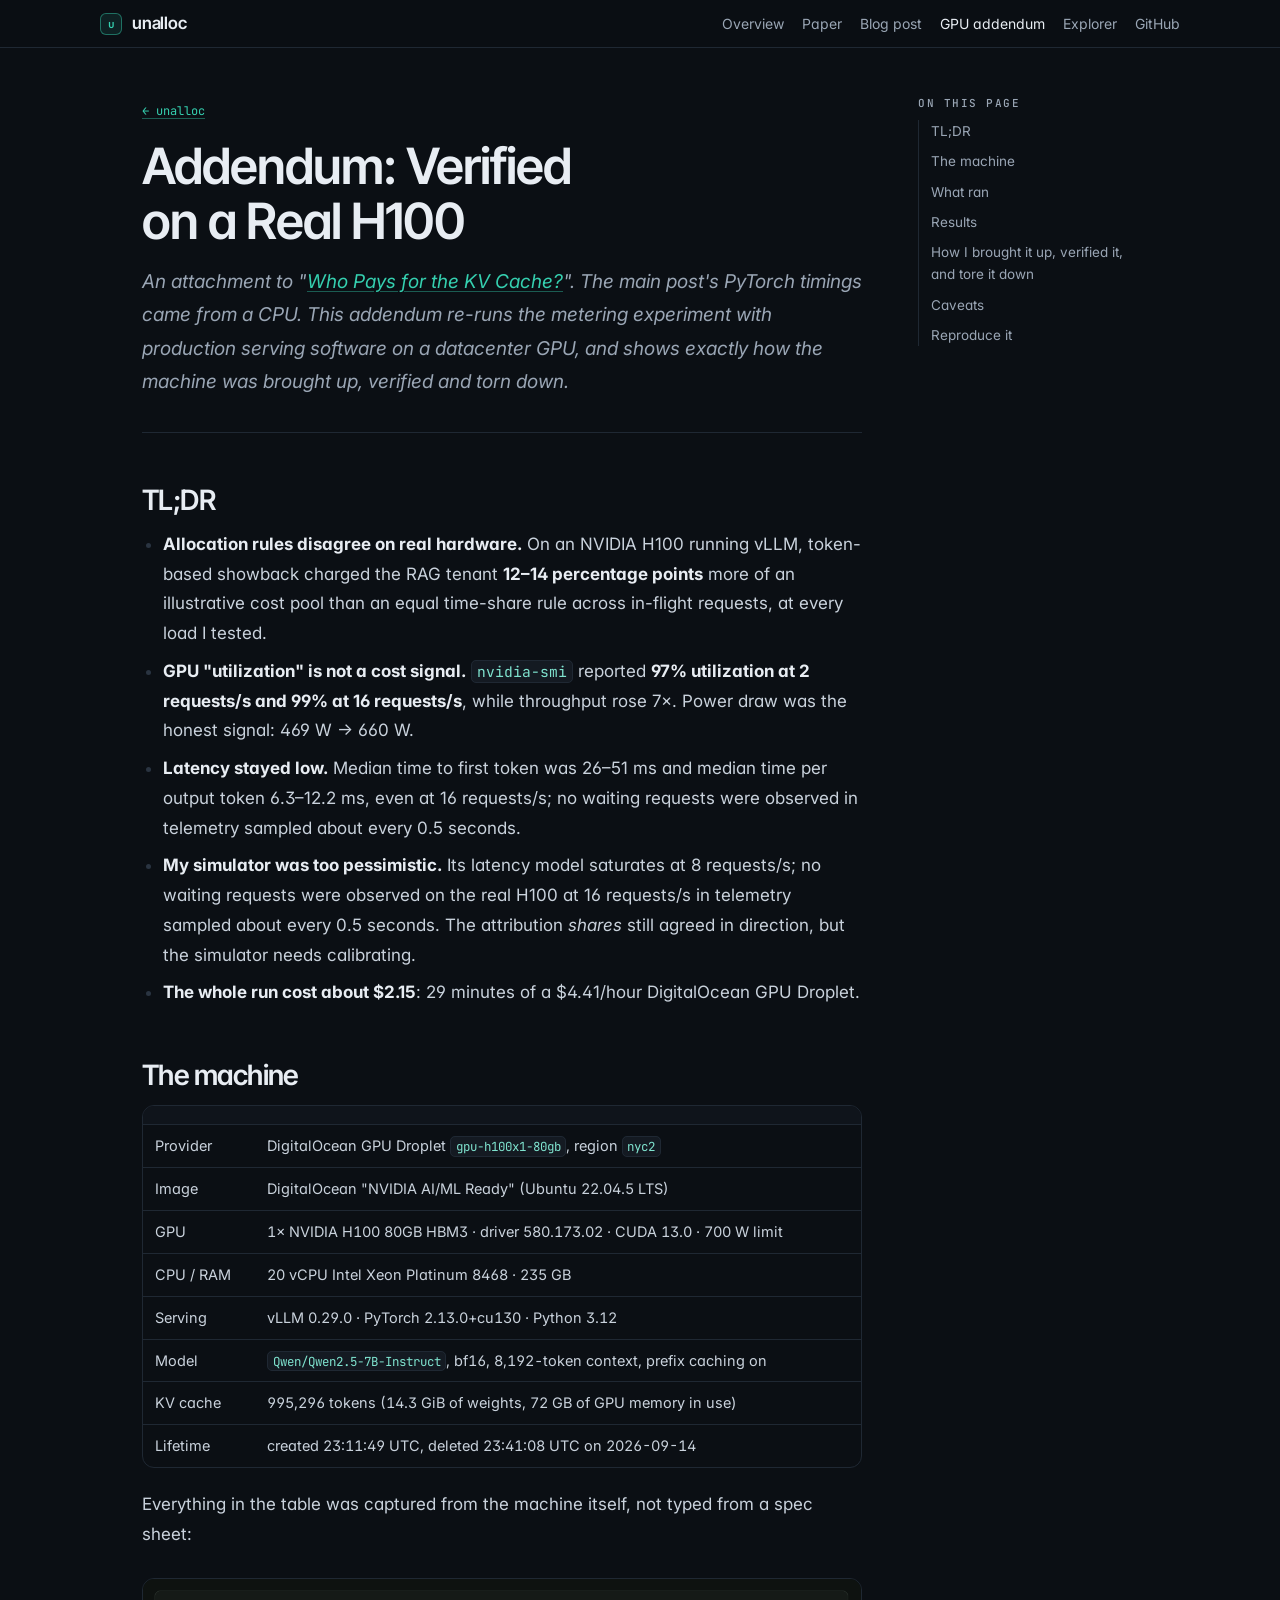
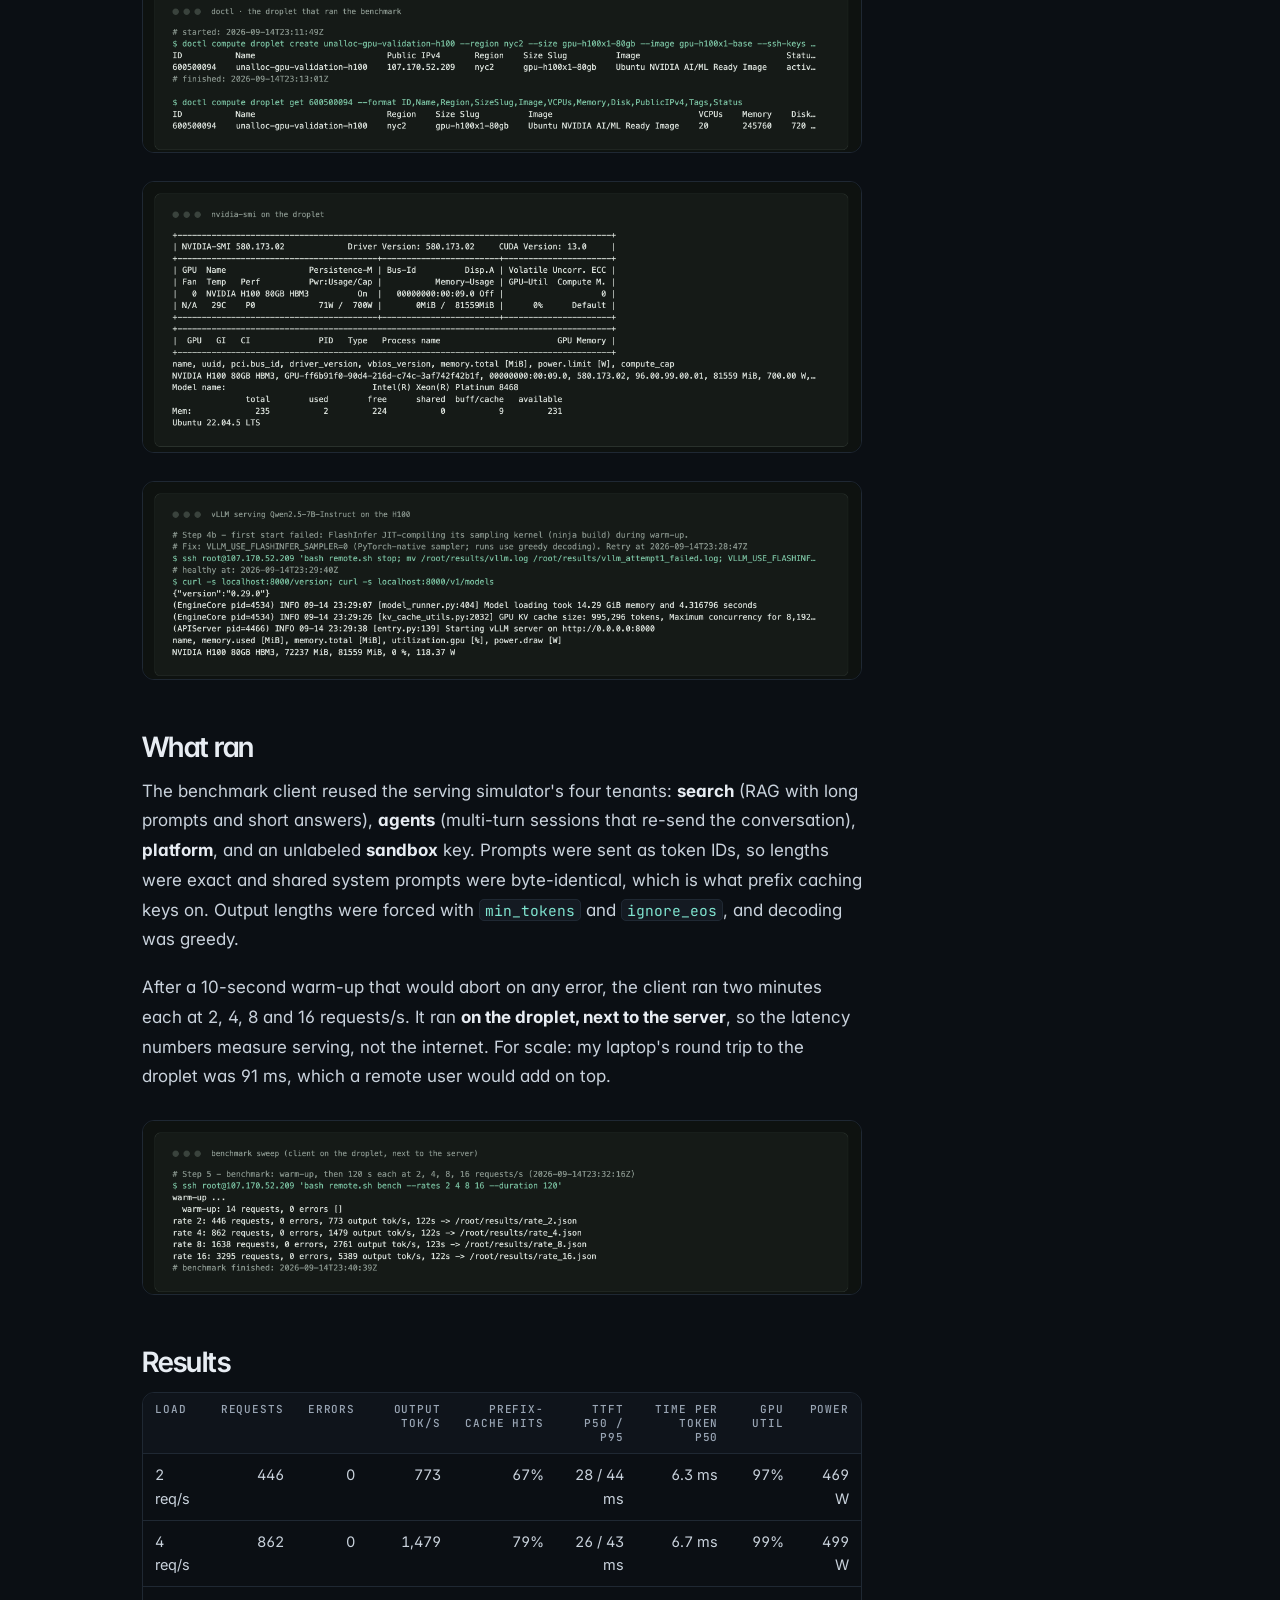
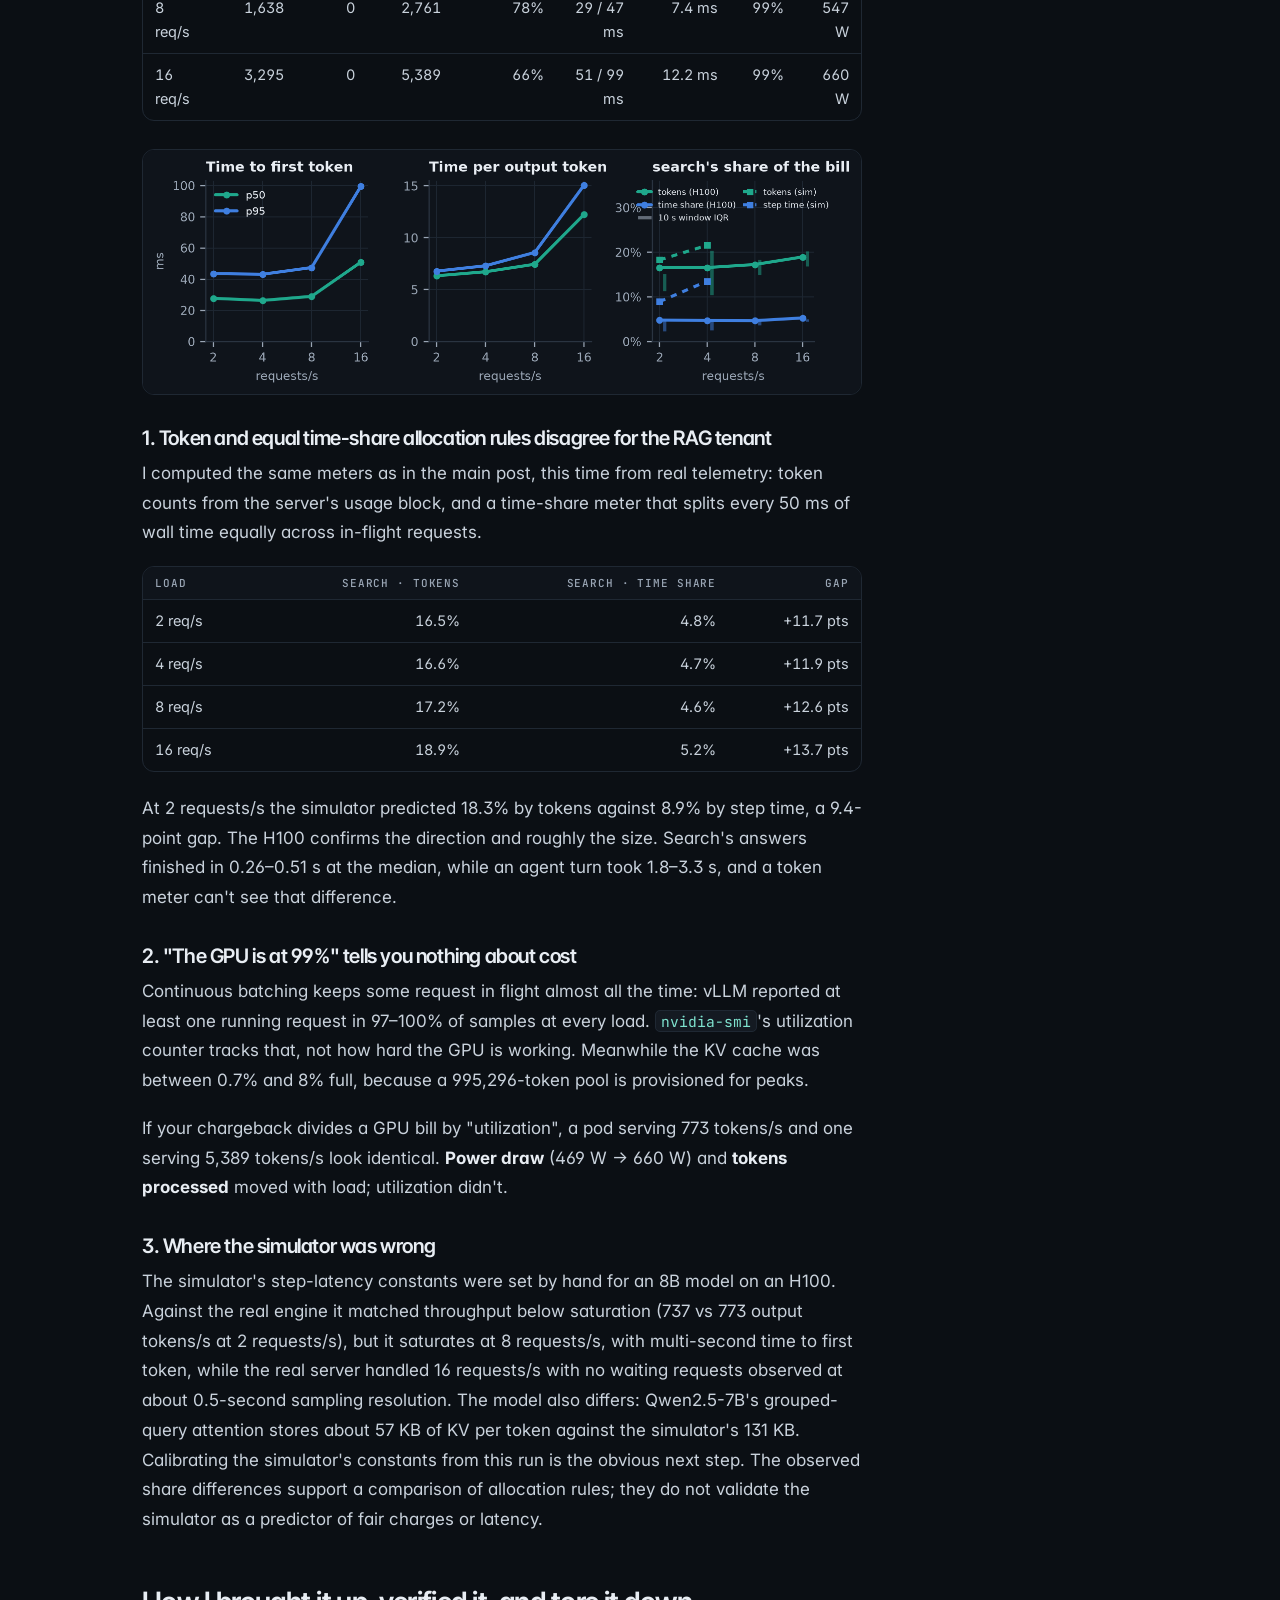
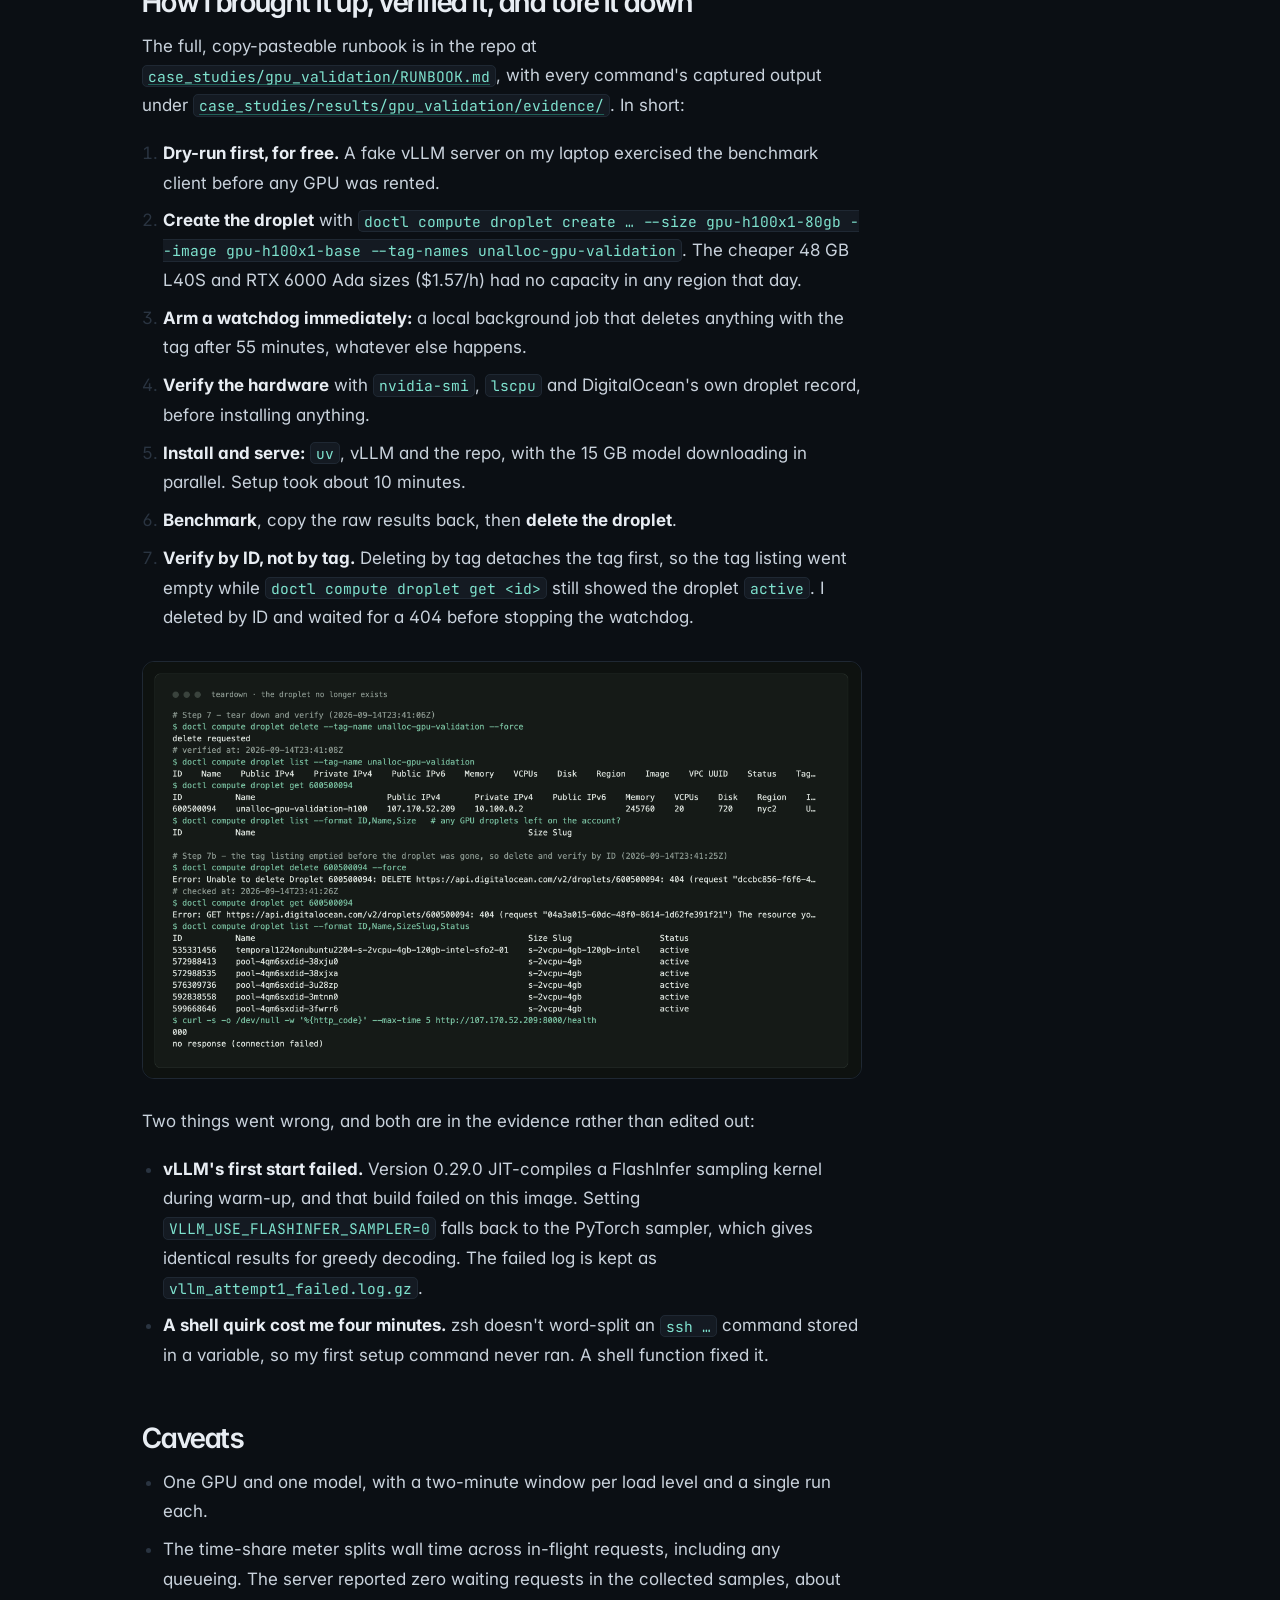
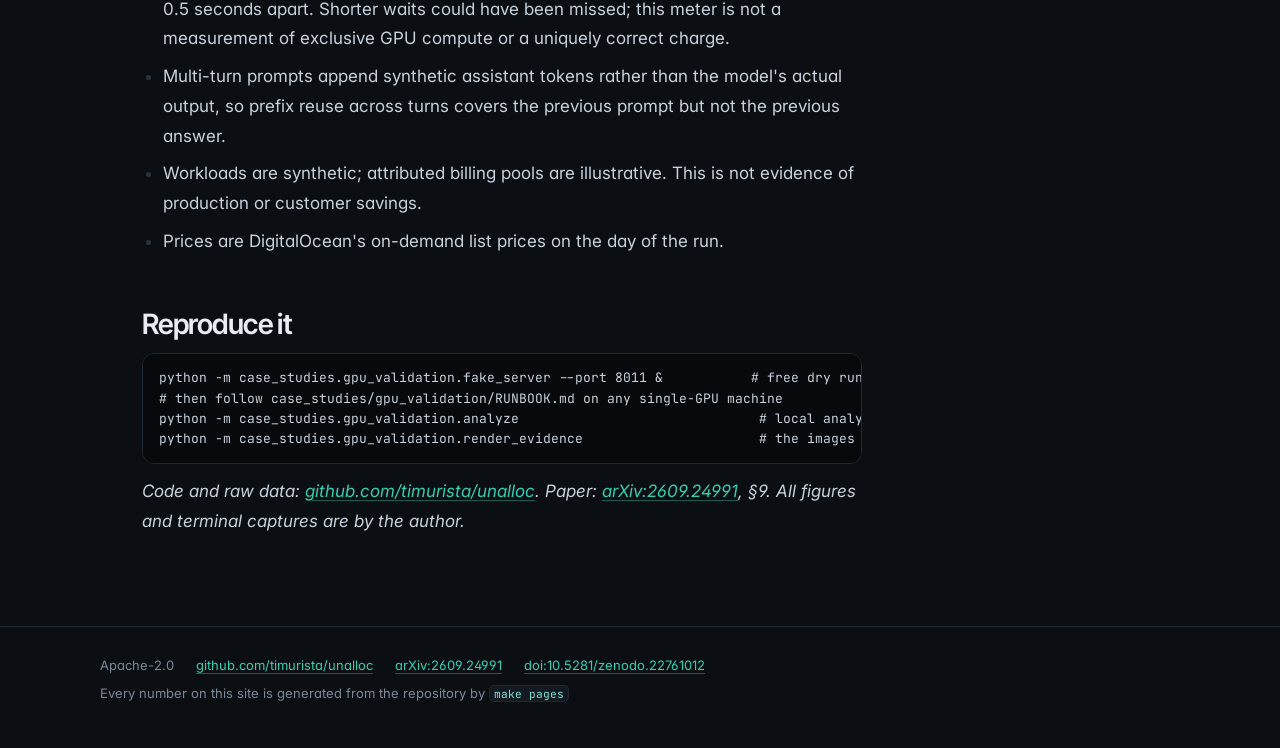
<file: docs/blog/gpu-validation.html>
<!doctype html>
<html lang="en">
<head>
<meta charset="utf-8">
<meta name="viewport" content="width=device-width, initial-scale=1">
<meta name="theme-color" content="#0B0F14">
<title>Addendum: Verified on a Real H100</title>
<meta name="description" content="An attachment to &quot;Who Pays for the KV Cache?&quot;. The main post&#x27;s PyTorch timings came from a CPU. This addendum re-runs the metering experiment with production serving software on a datacenter GPU, and shows exactly how the machine was brought up, verified and torn down.">
<link rel="preconnect" href="https://fonts.googleapis.com">
<link rel="preconnect" href="https://fonts.gstatic.com" crossorigin>
<link rel="stylesheet" href="https://fonts.googleapis.com/css2?family=Inter:wght@400;500;600&family=Inter+Tight:wght@500;600&family=JetBrains+Mono:wght@400;500&display=swap">
<link rel="stylesheet" href="../assets/site.css">
</head>
<body>
<header class="top"><div class="wrap">
  <a class="brand" href="../index.html"><span class="mark" aria-hidden="true">u</span>unalloc</a>
  <nav aria-label="Site"><a href="../index.html">Overview</a><a href="https://arxiv.org/abs/2609.24991">Paper</a><a href="../blog/who-pays-for-the-kv-cache.html">Blog post</a><a href="../blog/gpu-validation.html" aria-current="page">GPU addendum</a><a href="../explorer.html">Explorer</a><a href="https://github.com/timurista/unalloc">GitHub</a></nav>
</div></header>
<main class="post-layout has-toc"><article class="post"><a class="crumb" href="../index.html">← unalloc</a><h1 id="addendum-verified-on-a-real-h100">Addendum: Verified on a Real H100</h1>
<p><em>An attachment to "<a href="who-pays-for-the-kv-cache.html">Who Pays for the KV Cache?</a>". The main post's PyTorch timings came from a CPU. This addendum re-runs the metering experiment with production serving software on a datacenter GPU, and shows exactly how the machine was brought up, verified and torn down.</em></p>
<hr />
<h2 id="tldr">TL;DR</h2>
<ul>
<li><strong>Allocation rules disagree on real hardware.</strong> On an NVIDIA H100 running vLLM, token-based showback charged the RAG tenant <strong>12–14 percentage points</strong> more of an illustrative cost pool than an equal time-share rule across in-flight requests, at every load I tested.</li>
<li><strong>GPU "utilization" is not a cost signal.</strong> <code>nvidia-smi</code> reported <strong>97% utilization at 2 requests/s and 99% at 16 requests/s</strong>, while throughput rose 7×. Power draw was the honest signal: 469 W → 660 W.</li>
<li><strong>Latency stayed low.</strong> Median time to first token was 26–51 ms and median time per output token 6.3–12.2 ms, even at 16 requests/s; no waiting requests were observed in telemetry sampled about every 0.5 seconds.</li>
<li><strong>My simulator was too pessimistic.</strong> Its latency model saturates at 8 requests/s; no waiting requests were observed on the real H100 at 16 requests/s in telemetry sampled about every 0.5 seconds. The attribution <em>shares</em> still agreed in direction, but the simulator needs calibrating.</li>
<li><strong>The whole run cost about $2.15</strong>: 29 minutes of a $4.41/hour DigitalOcean GPU Droplet.</li>
</ul>
<h2 id="the-machine">The machine</h2>
<div class="table-scroll"><table>
<thead>
<tr>
<th></th>
<th></th>
</tr>
</thead>
<tbody>
<tr>
<td>Provider</td>
<td>DigitalOcean GPU Droplet <code>gpu-h100x1-80gb</code>, region <code>nyc2</code></td>
</tr>
<tr>
<td>Image</td>
<td>DigitalOcean "NVIDIA AI/ML Ready" (Ubuntu 22.04.5 LTS)</td>
</tr>
<tr>
<td>GPU</td>
<td>1× NVIDIA H100 80GB HBM3 · driver 580.173.02 · CUDA 13.0 · 700 W limit</td>
</tr>
<tr>
<td>CPU / RAM</td>
<td>20 vCPU Intel Xeon Platinum 8468 · 235 GB</td>
</tr>
<tr>
<td>Serving</td>
<td>vLLM 0.29.0 · PyTorch 2.13.0+cu130 · Python 3.12</td>
</tr>
<tr>
<td>Model</td>
<td><code>Qwen/Qwen2.5-7B-Instruct</code>, bf16, 8,192-token context, prefix caching on</td>
</tr>
<tr>
<td>KV cache</td>
<td>995,296 tokens (14.3 GiB of weights, 72 GB of GPU memory in use)</td>
</tr>
<tr>
<td>Lifetime</td>
<td>created 23:11:49 UTC, deleted 23:41:08 UTC on 2026-09-14</td>
</tr>
</tbody>
</table></div>
<p>Everything in the table was captured from the machine itself, not typed from a spec sheet:</p>
<p><img alt="doctl: the droplet" src="../assets/gpu-evidence/01-droplet.png" /></p>
<p><img alt="nvidia-smi on the droplet" src="../assets/gpu-evidence/02-gpu.png" /></p>
<p><img alt="vLLM serving the model" src="../assets/gpu-evidence/03-vllm.png" /></p>
<h2 id="what-ran">What ran</h2>
<p>The benchmark client reused the serving simulator's four tenants: <strong>search</strong> (RAG with long prompts and short answers), <strong>agents</strong> (multi-turn sessions that re-send the conversation), <strong>platform</strong>, and an unlabeled <strong>sandbox</strong> key. Prompts were sent as token IDs, so lengths were exact and shared system prompts were byte-identical, which is what prefix caching keys on. Output lengths were forced with <code>min_tokens</code> and <code>ignore_eos</code>, and decoding was greedy.</p>
<p>After a 10-second warm-up that would abort on any error, the client ran two minutes each at 2, 4, 8 and 16 requests/s. It ran <strong>on the droplet, next to the server</strong>, so the latency numbers measure serving, not the internet. For scale: my laptop's round trip to the droplet was 91 ms, which a remote user would add on top.</p>
<p><img alt="the benchmark sweep" src="../assets/gpu-evidence/04-bench.png" /></p>
<h2 id="results">Results</h2>
<div class="table-scroll"><table>
<thead>
<tr>
<th>Load</th>
<th style="text-align: right;">Requests</th>
<th style="text-align: right;">Errors</th>
<th style="text-align: right;">Output tok/s</th>
<th style="text-align: right;">Prefix-cache hits</th>
<th style="text-align: right;">TTFT p50 / p95</th>
<th style="text-align: right;">Time per token p50</th>
<th style="text-align: right;">GPU util</th>
<th style="text-align: right;">Power</th>
</tr>
</thead>
<tbody>
<tr>
<td>2 req/s</td>
<td style="text-align: right;">446</td>
<td style="text-align: right;">0</td>
<td style="text-align: right;">773</td>
<td style="text-align: right;">67%</td>
<td style="text-align: right;">28 / 44 ms</td>
<td style="text-align: right;">6.3 ms</td>
<td style="text-align: right;">97%</td>
<td style="text-align: right;">469 W</td>
</tr>
<tr>
<td>4 req/s</td>
<td style="text-align: right;">862</td>
<td style="text-align: right;">0</td>
<td style="text-align: right;">1,479</td>
<td style="text-align: right;">79%</td>
<td style="text-align: right;">26 / 43 ms</td>
<td style="text-align: right;">6.7 ms</td>
<td style="text-align: right;">99%</td>
<td style="text-align: right;">499 W</td>
</tr>
<tr>
<td>8 req/s</td>
<td style="text-align: right;">1,638</td>
<td style="text-align: right;">0</td>
<td style="text-align: right;">2,761</td>
<td style="text-align: right;">78%</td>
<td style="text-align: right;">29 / 47 ms</td>
<td style="text-align: right;">7.4 ms</td>
<td style="text-align: right;">99%</td>
<td style="text-align: right;">547 W</td>
</tr>
<tr>
<td>16 req/s</td>
<td style="text-align: right;">3,295</td>
<td style="text-align: right;">0</td>
<td style="text-align: right;">5,389</td>
<td style="text-align: right;">66%</td>
<td style="text-align: right;">51 / 99 ms</td>
<td style="text-align: right;">12.2 ms</td>
<td style="text-align: right;">99%</td>
<td style="text-align: right;">660 W</td>
</tr>
</tbody>
</table></div>
<p><img alt="H100 latency and search's share of the bill" src="../assets/figures/gpu_validation.png" /></p>
<h3 id="1-token-and-equal-time-share-allocation-rules-disagree-for-the-rag-tenant">1. Token and equal time-share allocation rules disagree for the RAG tenant</h3>
<p>I computed the same meters as in the main post, this time from real telemetry: token counts from the server's usage block, and a time-share meter that splits every 50 ms of wall time equally across in-flight requests.</p>
<div class="table-scroll"><table>
<thead>
<tr>
<th>Load</th>
<th style="text-align: right;">search · tokens</th>
<th style="text-align: right;">search · time share</th>
<th style="text-align: right;">Gap</th>
</tr>
</thead>
<tbody>
<tr>
<td>2 req/s</td>
<td style="text-align: right;">16.5%</td>
<td style="text-align: right;">4.8%</td>
<td style="text-align: right;">+11.7 pts</td>
</tr>
<tr>
<td>4 req/s</td>
<td style="text-align: right;">16.6%</td>
<td style="text-align: right;">4.7%</td>
<td style="text-align: right;">+11.9 pts</td>
</tr>
<tr>
<td>8 req/s</td>
<td style="text-align: right;">17.2%</td>
<td style="text-align: right;">4.6%</td>
<td style="text-align: right;">+12.6 pts</td>
</tr>
<tr>
<td>16 req/s</td>
<td style="text-align: right;">18.9%</td>
<td style="text-align: right;">5.2%</td>
<td style="text-align: right;">+13.7 pts</td>
</tr>
</tbody>
</table></div>
<p>At 2 requests/s the simulator predicted 18.3% by tokens against 8.9% by step time, a 9.4-point gap. The H100 confirms the direction and roughly the size. Search's answers finished in 0.26–0.51 s at the median, while an agent turn took 1.8–3.3 s, and a token meter can't see that difference.</p>
<h3 id="2-the-gpu-is-at-99-tells-you-nothing-about-cost">2. "The GPU is at 99%" tells you nothing about cost</h3>
<p>Continuous batching keeps some request in flight almost all the time: vLLM reported at least one running request in 97–100% of samples at every load. <code>nvidia-smi</code>'s utilization counter tracks that, not how hard the GPU is working. Meanwhile the KV cache was between 0.7% and 8% full, because a 995,296-token pool is provisioned for peaks.</p>
<p>If your chargeback divides a GPU bill by "utilization", a pod serving 773 tokens/s and one serving 5,389 tokens/s look identical. <strong>Power draw</strong> (469 W → 660 W) and <strong>tokens processed</strong> moved with load; utilization didn't.</p>
<h3 id="3-where-the-simulator-was-wrong">3. Where the simulator was wrong</h3>
<p>The simulator's step-latency constants were set by hand for an 8B model on an H100. Against the real engine it matched throughput below saturation (737 vs 773 output tokens/s at 2 requests/s), but it saturates at 8 requests/s, with multi-second time to first token, while the real server handled 16 requests/s with no waiting requests observed at about 0.5-second sampling resolution. The model also differs: Qwen2.5-7B's grouped-query attention stores about 57 KB of KV per token against the simulator's 131 KB. Calibrating the simulator's constants from this run is the obvious next step. The observed share differences support a comparison of allocation rules; they do not validate the simulator as a predictor of fair charges or latency.</p>
<h2 id="how-i-brought-it-up-verified-it-and-tore-it-down">How I brought it up, verified it, and tore it down</h2>
<p>The full, copy-pasteable runbook is in the repo at <a href="https://github.com/timurista/unalloc/blob/main/case_studies/gpu_validation/RUNBOOK.md"><code>case_studies/gpu_validation/RUNBOOK.md</code></a>, with every command's captured output under <a href="https://github.com/timurista/unalloc/tree/main/case_studies/results/gpu_validation/evidence"><code>case_studies/results/gpu_validation/evidence/</code></a>. In short:</p>
<ol>
<li><strong>Dry-run first, for free.</strong> A fake vLLM server on my laptop exercised the benchmark client before any GPU was rented.</li>
<li><strong>Create the droplet</strong> with <code>doctl compute droplet create … --size gpu-h100x1-80gb --image gpu-h100x1-base --tag-names unalloc-gpu-validation</code>. The cheaper 48 GB L40S and RTX 6000 Ada sizes ($1.57/h) had no capacity in any region that day.</li>
<li><strong>Arm a watchdog immediately:</strong> a local background job that deletes anything with the tag after 55 minutes, whatever else happens.</li>
<li><strong>Verify the hardware</strong> with <code>nvidia-smi</code>, <code>lscpu</code> and DigitalOcean's own droplet record, before installing anything.</li>
<li><strong>Install and serve:</strong> <code>uv</code>, vLLM and the repo, with the 15 GB model downloading in parallel. Setup took about 10 minutes.</li>
<li><strong>Benchmark</strong>, copy the raw results back, then <strong>delete the droplet</strong>.</li>
<li><strong>Verify by ID, not by tag.</strong> Deleting by tag detaches the tag first, so the tag listing went empty while <code>doctl compute droplet get &lt;id&gt;</code> still showed the droplet <code>active</code>. I deleted by ID and waited for a 404 before stopping the watchdog.</li>
</ol>
<p><img alt="teardown, verified" src="../assets/gpu-evidence/05-teardown.png" /></p>
<p>Two things went wrong, and both are in the evidence rather than edited out:</p>
<ul>
<li><strong>vLLM's first start failed.</strong> Version 0.29.0 JIT-compiles a FlashInfer sampling kernel during warm-up, and that build failed on this image. Setting <code>VLLM_USE_FLASHINFER_SAMPLER=0</code> falls back to the PyTorch sampler, which gives identical results for greedy decoding. The failed log is kept as <code>vllm_attempt1_failed.log.gz</code>.</li>
<li><strong>A shell quirk cost me four minutes.</strong> zsh doesn't word-split an <code>ssh …</code> command stored in a variable, so my first setup command never ran. A shell function fixed it.</li>
</ul>
<h2 id="caveats">Caveats</h2>
<ul>
<li>One GPU and one model, with a two-minute window per load level and a single run each.</li>
<li>The time-share meter splits wall time across in-flight requests, including any queueing. The server reported zero waiting requests in the collected samples, about 0.5 seconds apart. Shorter waits could have been missed; this meter is not a measurement of exclusive GPU compute or a uniquely correct charge.</li>
<li>Multi-turn prompts append synthetic assistant tokens rather than the model's actual output, so prefix reuse across turns covers the previous prompt but not the previous answer.</li>
<li>Workloads are synthetic; attributed billing pools are illustrative. This is not evidence of production or customer savings.</li>
<li>Prices are DigitalOcean's on-demand list prices on the day of the run.</li>
</ul>
<h2 id="reproduce-it">Reproduce it</h2>
<pre><code class="language-bash">python -m case_studies.gpu_validation.fake_server --port 8011 &amp;           # free dry run
# then follow case_studies/gpu_validation/RUNBOOK.md on any single-GPU machine
python -m case_studies.gpu_validation.analyze                              # local analysis
python -m case_studies.gpu_validation.render_evidence                      # the images above
</code></pre>
<p><em>Code and raw data: <a href="https://github.com/timurista/unalloc">github.com/timurista/unalloc</a>. Paper: <a href="https://arxiv.org/abs/2609.24991">arXiv:2609.24991</a>, §9. All figures and terminal captures are by the author.</em></p></article><aside class="toc" aria-label="On this page"><p>On this page</p><ol><li><a href="#tldr">TL;DR</a></li><li><a href="#the-machine">The machine</a></li><li><a href="#what-ran">What ran</a></li><li><a href="#results">Results</a></li><li><a href="#how-i-brought-it-up-verified-it-and-tore-it-down">How I brought it up, verified it, and tore it down</a></li><li><a href="#caveats">Caveats</a></li><li><a href="#reproduce-it">Reproduce it</a></li></ol></aside></main>
<footer class="site"><div class="wrap">
  <span>Apache-2.0</span>
  <a href="https://github.com/timurista/unalloc">github.com/timurista/unalloc</a>
  <a href="https://arxiv.org/abs/2609.24991">arXiv:2609.24991</a>
  <a href="https://doi.org/10.5281/zenodo.22761012">doi:10.5281/zenodo.22761012</a>
  <span>Every number on this site is generated from the repository by <code>make pages</code></span>
</div></footer>
</body>
</html>
</file>
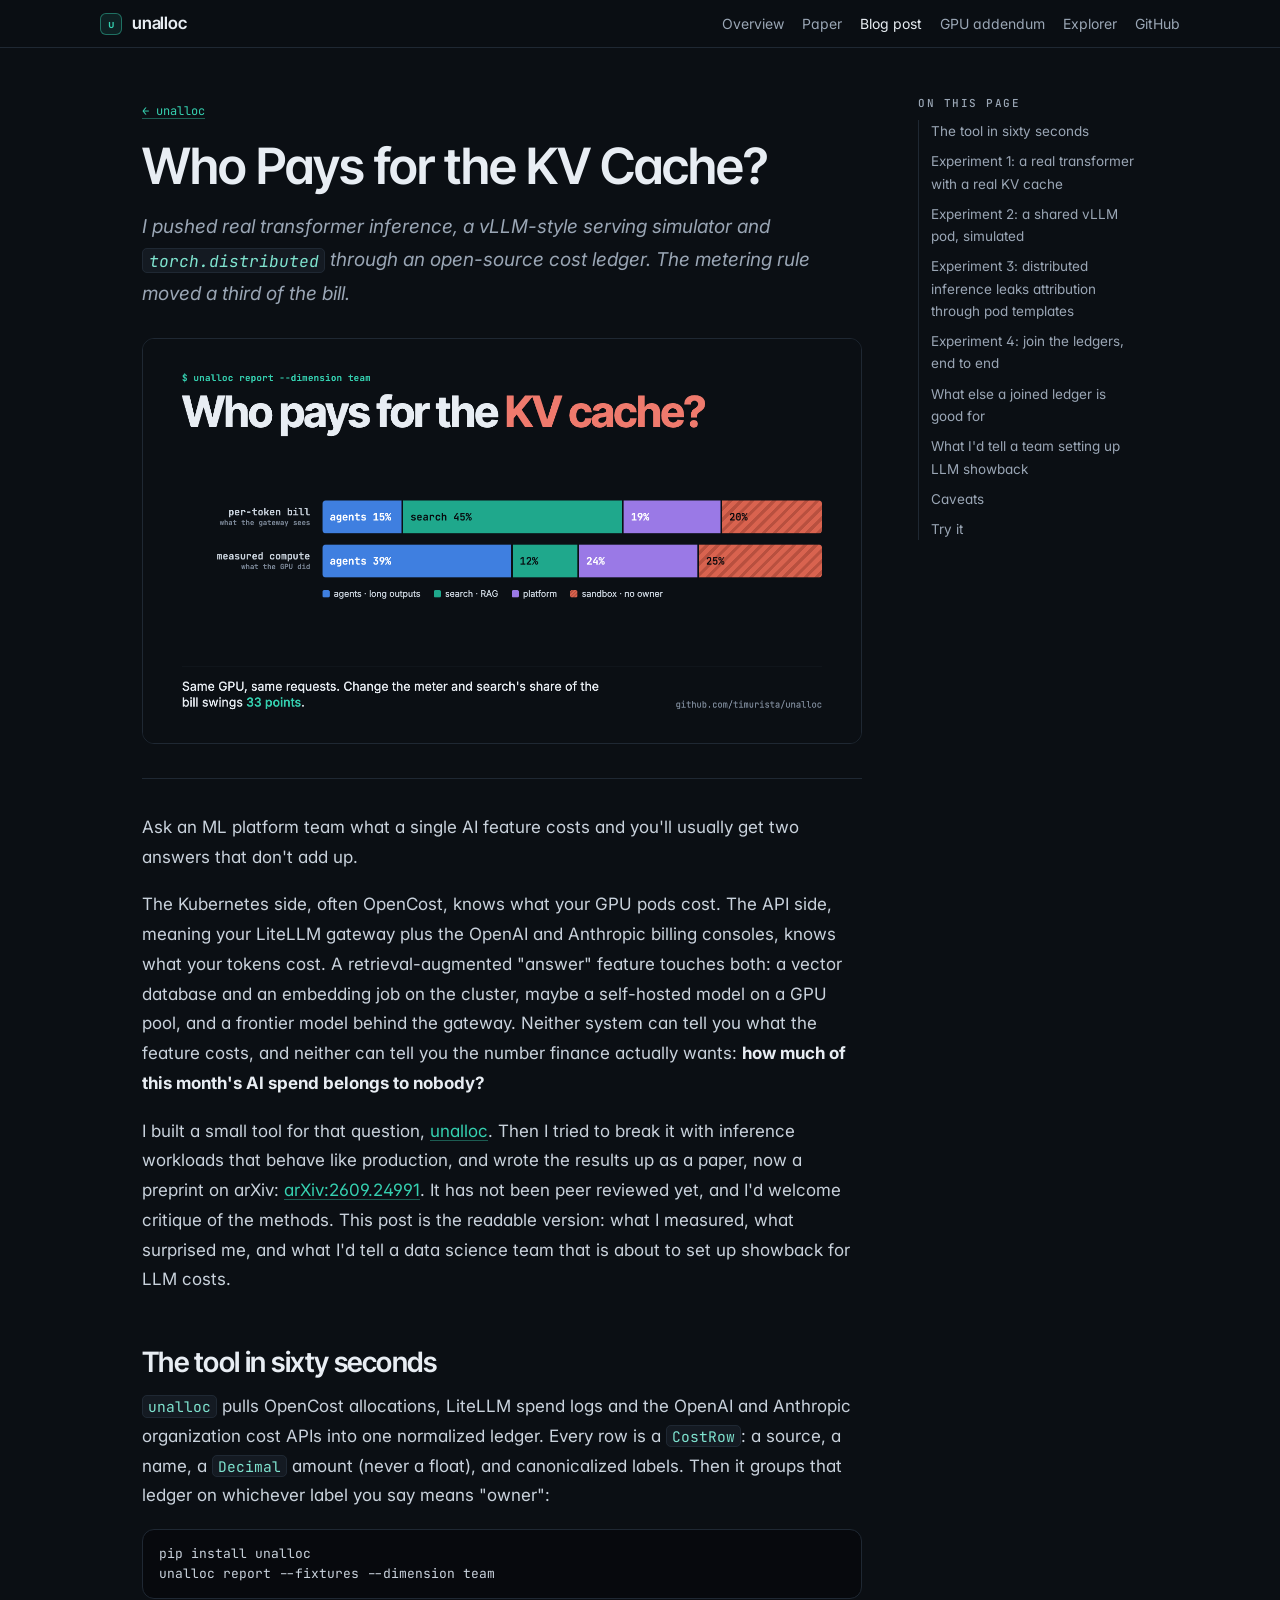
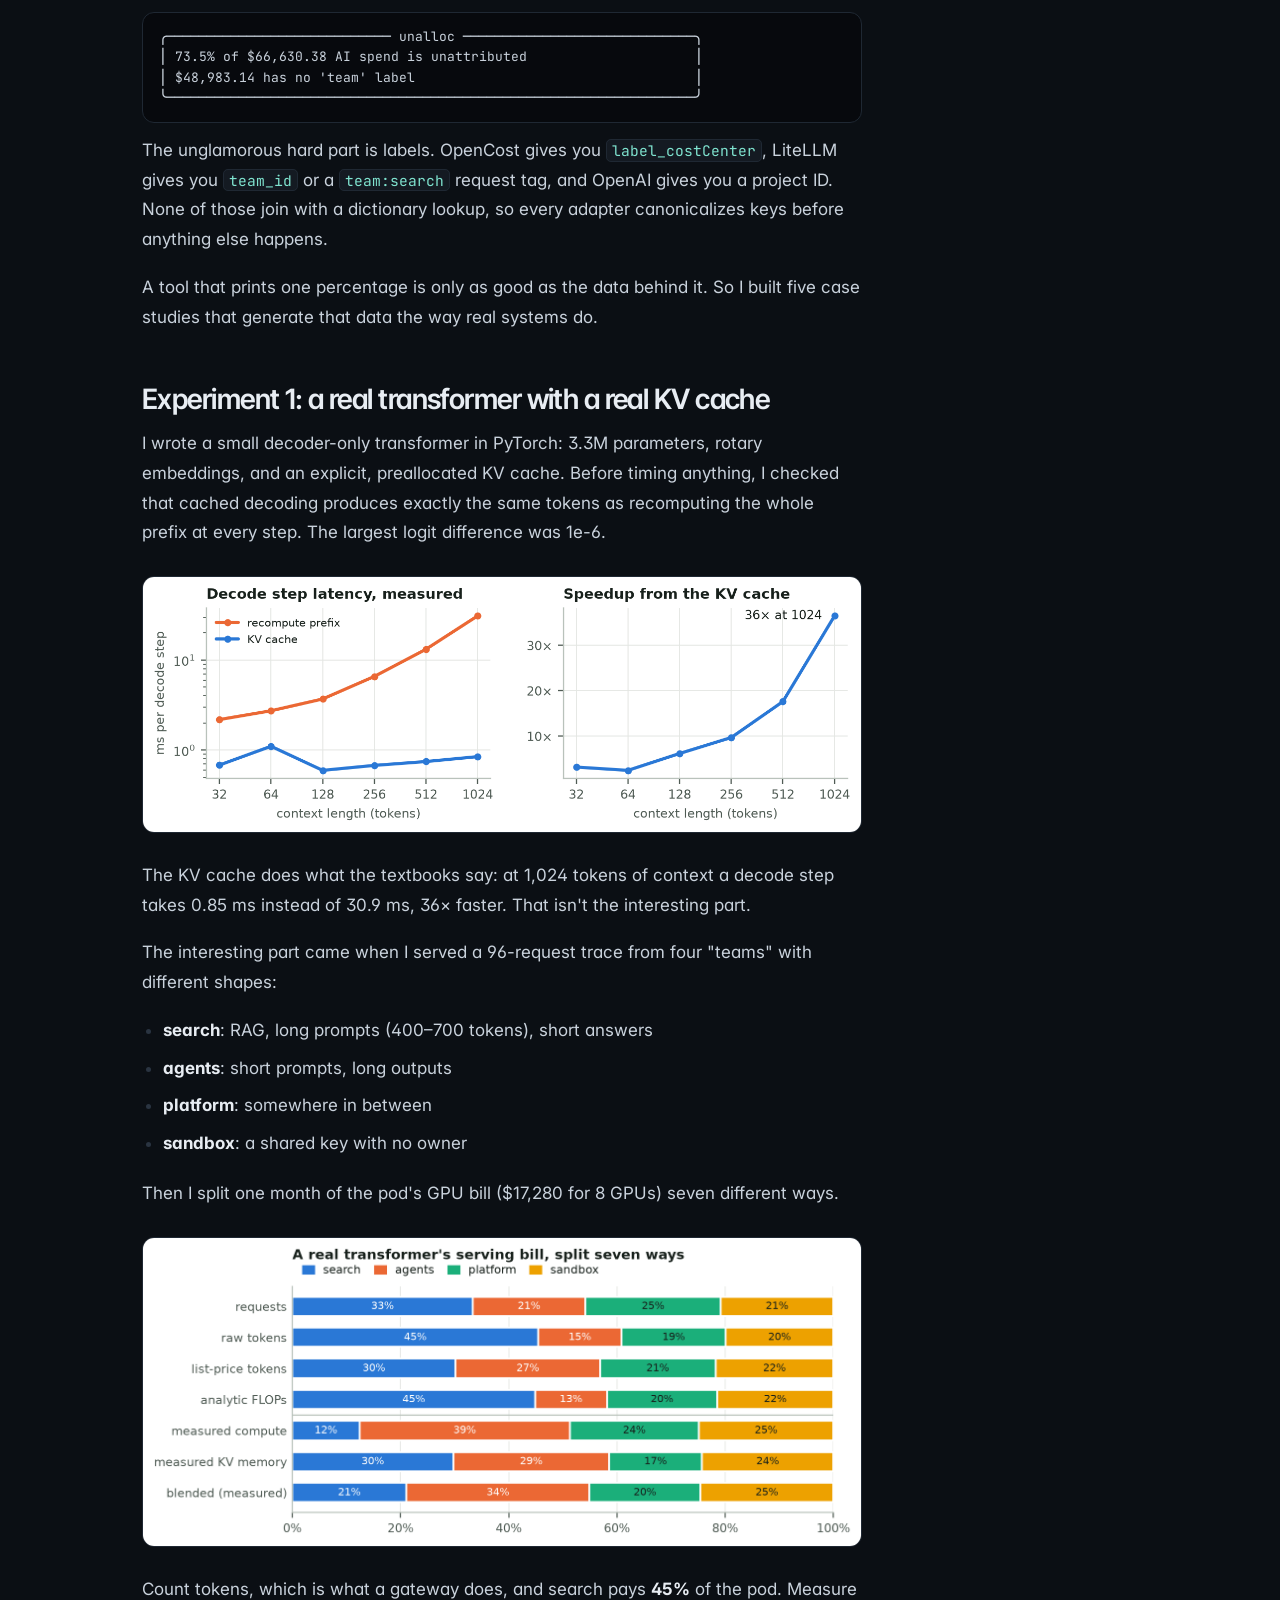
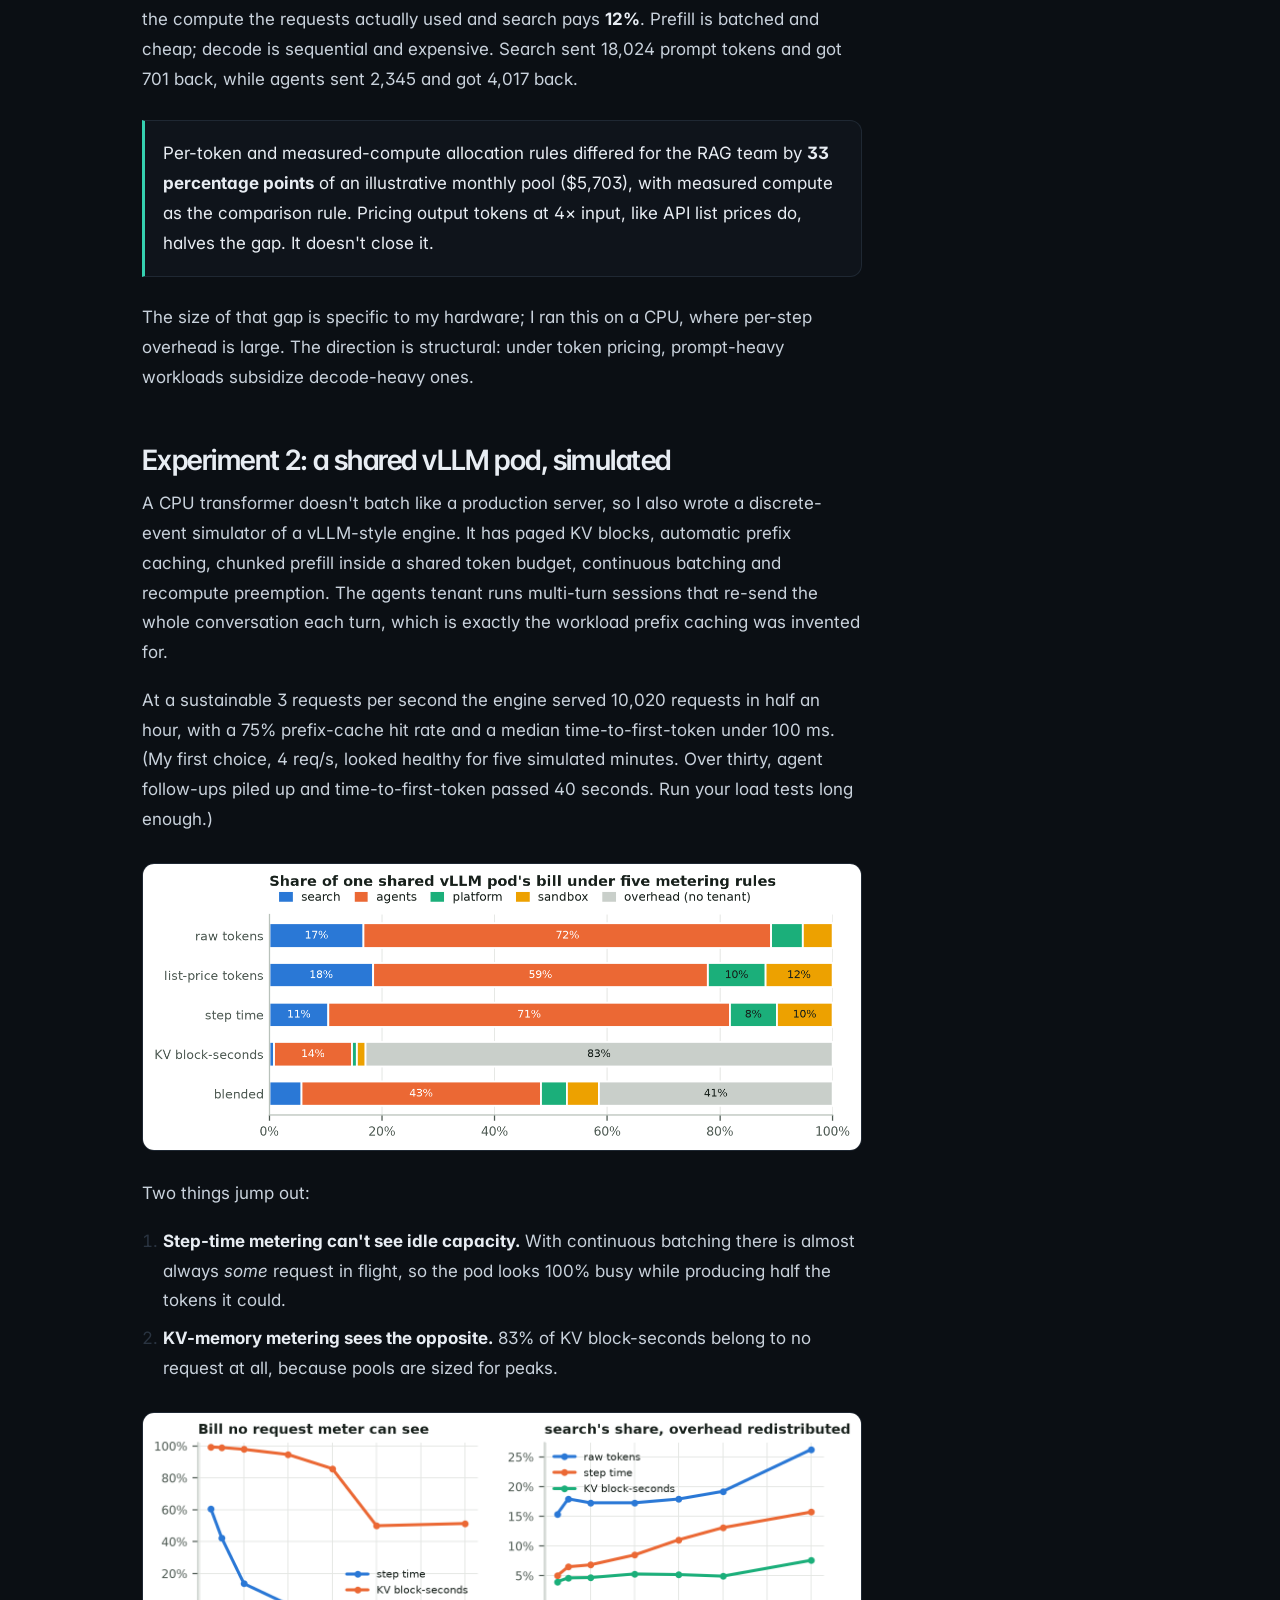
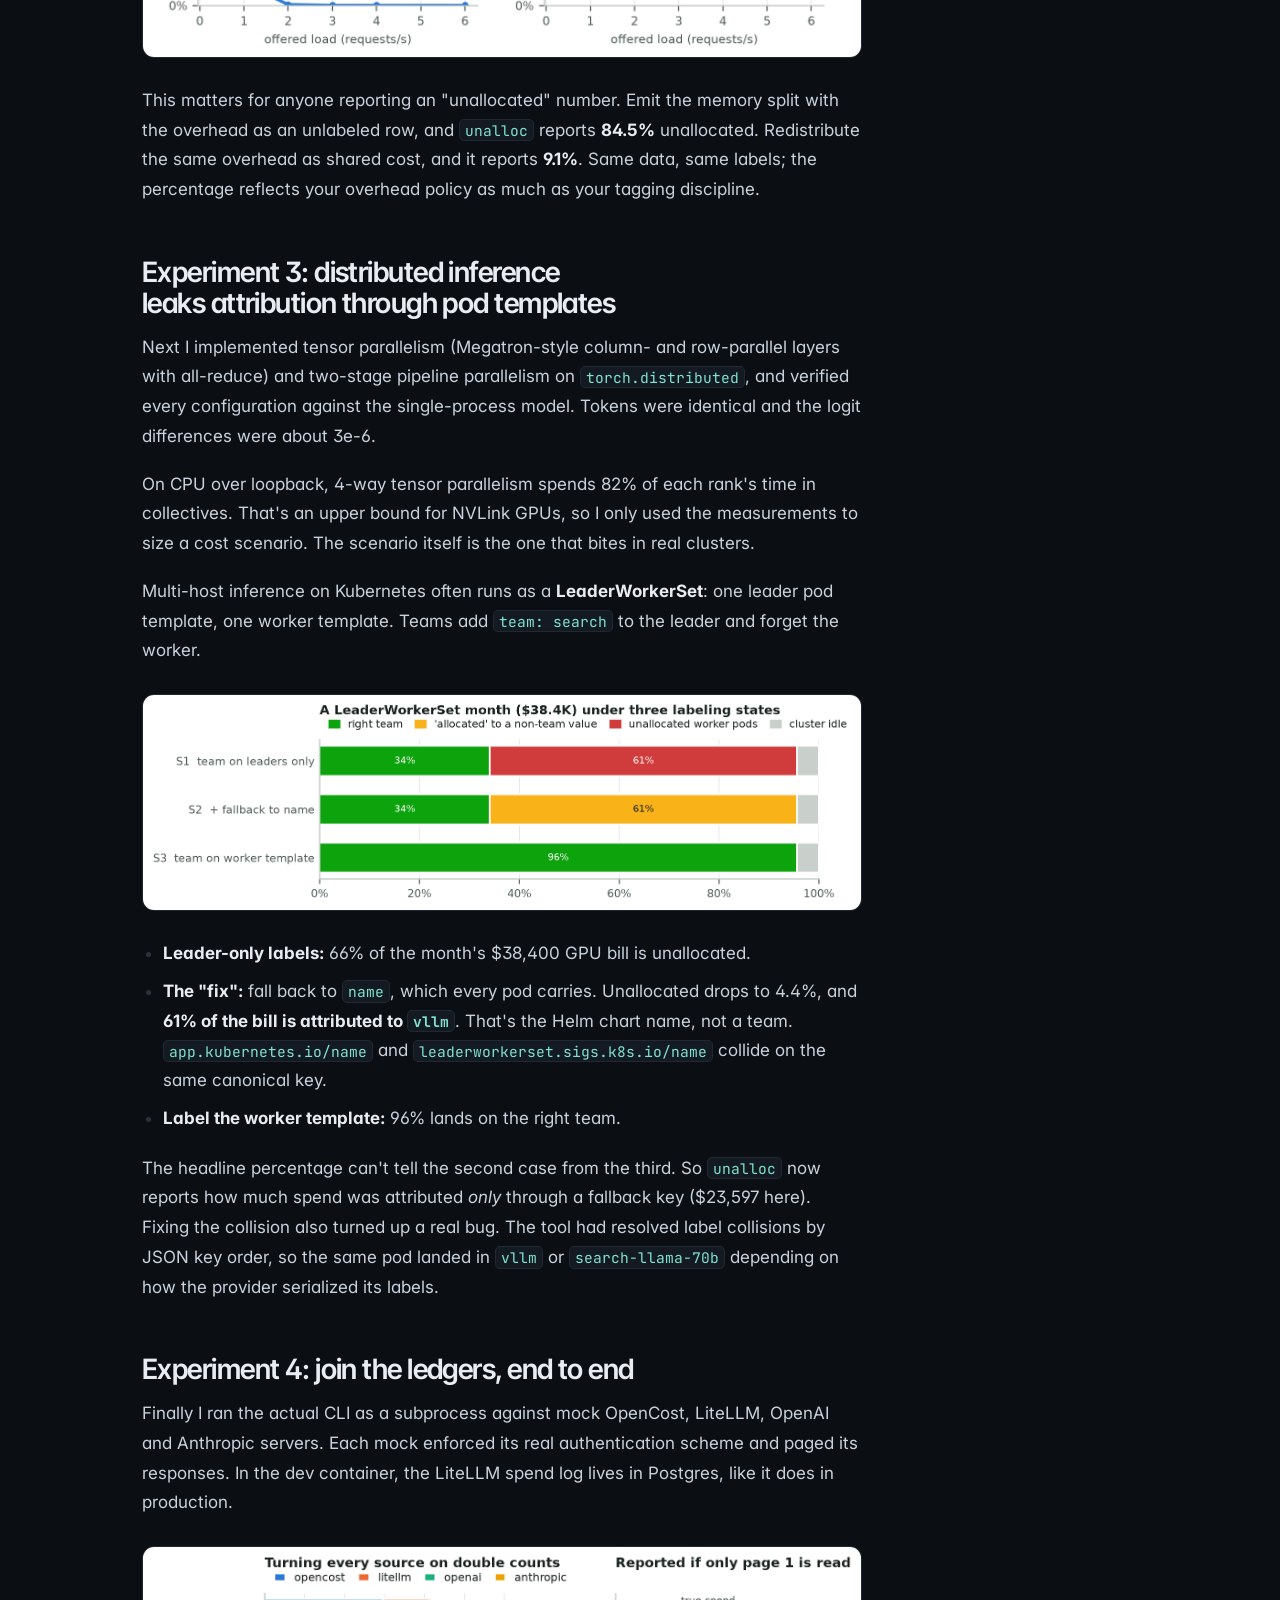
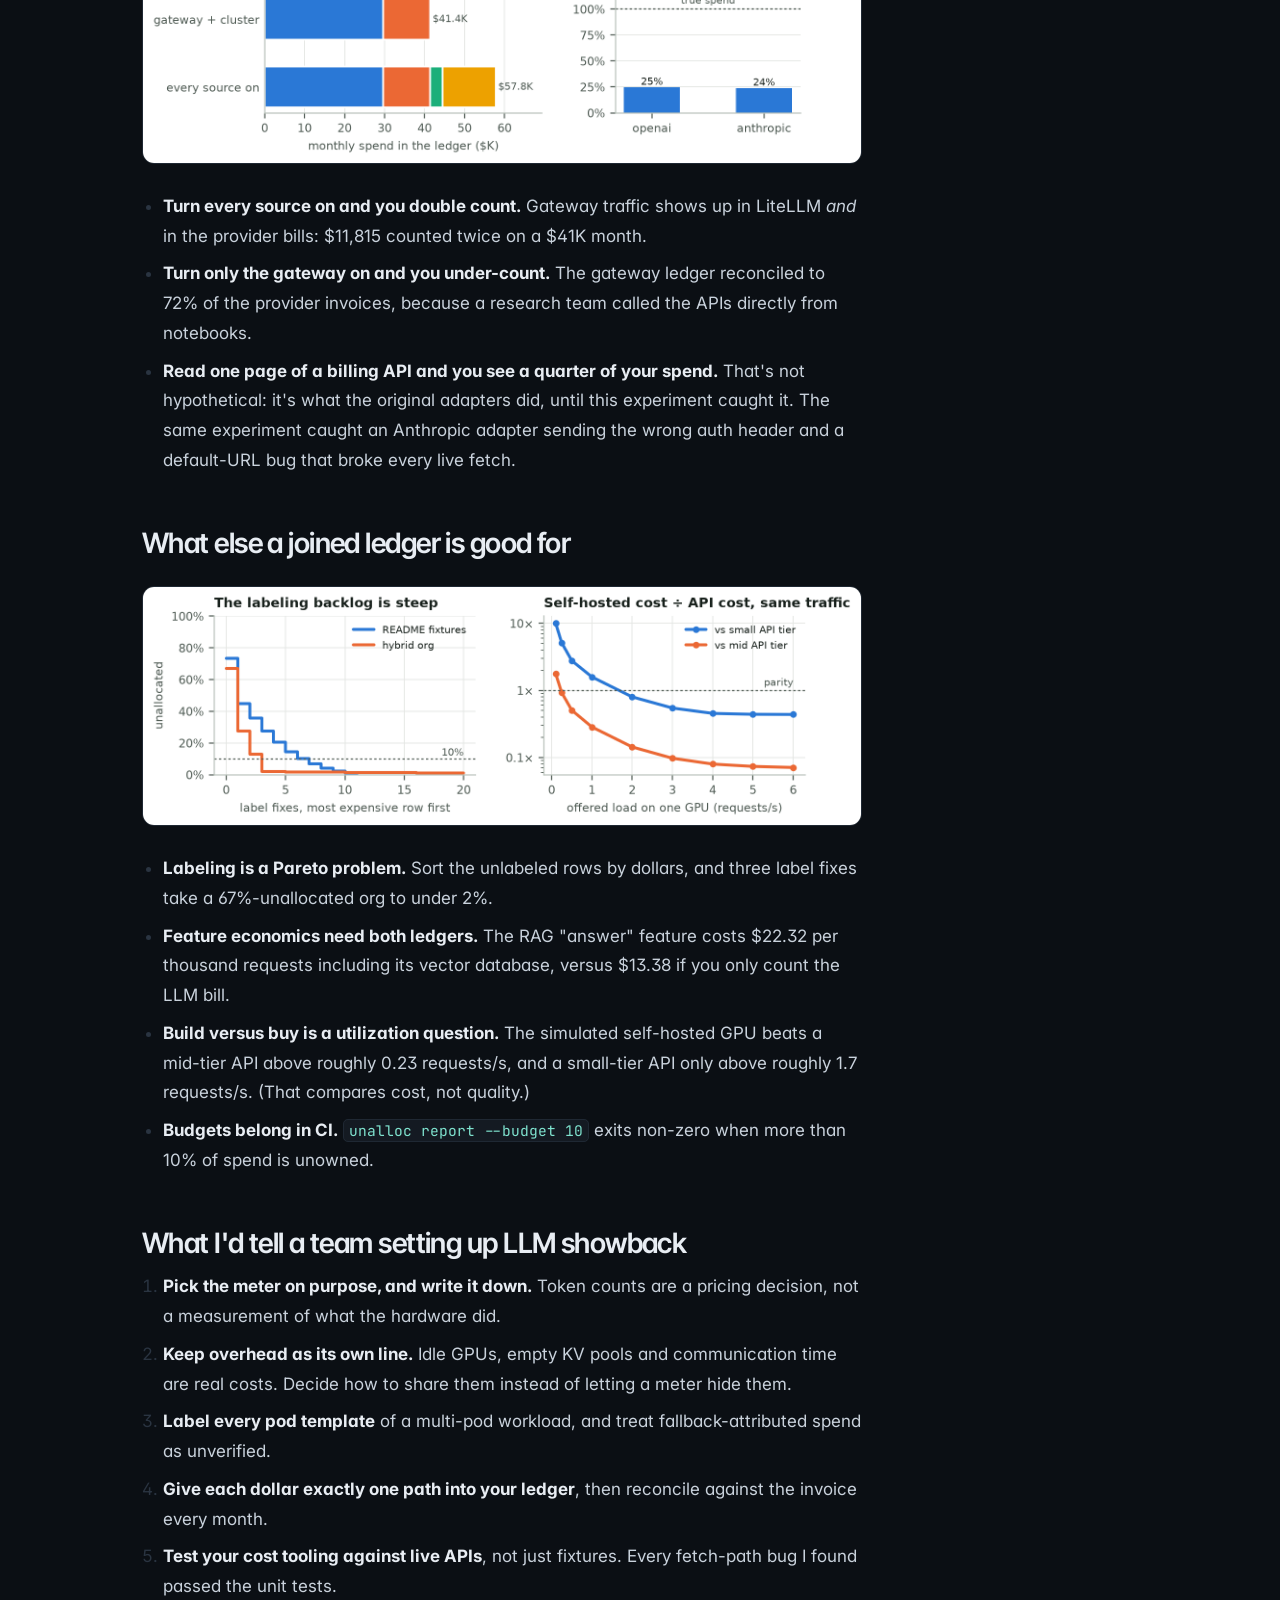
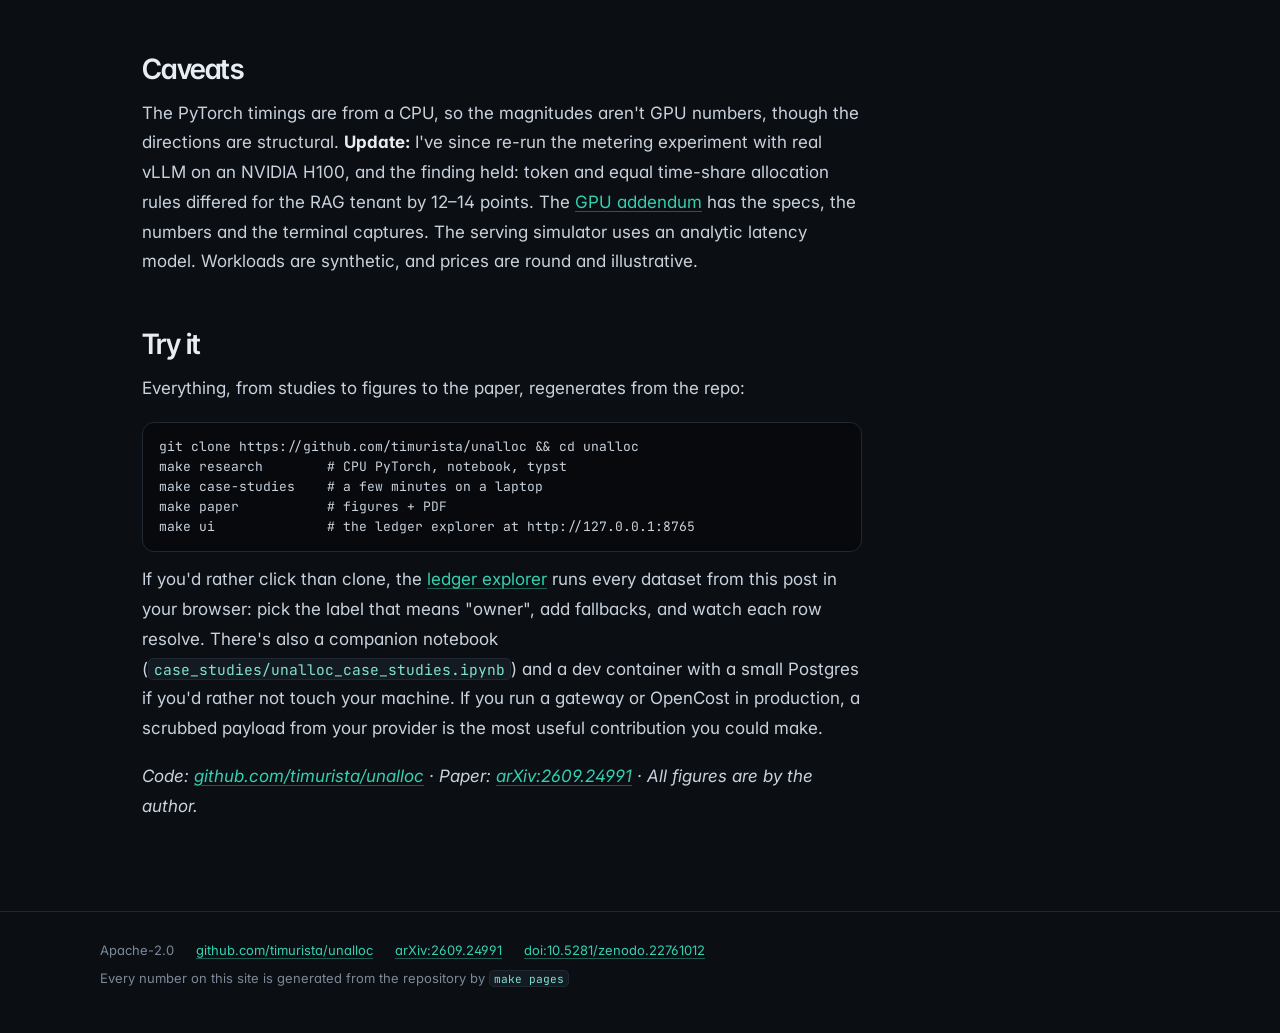
<file: docs/blog/who-pays-for-the-kv-cache.html>
<!doctype html>
<html lang="en">
<head>
<meta charset="utf-8">
<meta name="viewport" content="width=device-width, initial-scale=1">
<meta name="theme-color" content="#0B0F14">
<title>Who Pays for the KV Cache?</title>
<meta name="description" content="I pushed real transformer inference, a vLLM-style serving simulator and torch.distributed through an open-source cost ledger. The metering rule moved a third of the bill.">
<link rel="preconnect" href="https://fonts.googleapis.com">
<link rel="preconnect" href="https://fonts.gstatic.com" crossorigin>
<link rel="stylesheet" href="https://fonts.googleapis.com/css2?family=Inter:wght@400;500;600&family=Inter+Tight:wght@500;600&family=JetBrains+Mono:wght@400;500&display=swap">
<link rel="stylesheet" href="../assets/site.css">
</head>
<body>
<header class="top"><div class="wrap">
  <a class="brand" href="../index.html"><span class="mark" aria-hidden="true">u</span>unalloc</a>
  <nav aria-label="Site"><a href="../index.html">Overview</a><a href="https://arxiv.org/abs/2609.24991">Paper</a><a href="../blog/who-pays-for-the-kv-cache.html" aria-current="page">Blog post</a><a href="../blog/gpu-validation.html">GPU addendum</a><a href="../explorer.html">Explorer</a><a href="https://github.com/timurista/unalloc">GitHub</a></nav>
</div></header>
<main class="post-layout has-toc"><article class="post"><a class="crumb" href="../index.html">← unalloc</a><h1 id="who-pays-for-the-kv-cache">Who Pays for the KV Cache?</h1>
<p><em>I pushed real transformer inference, a vLLM-style serving simulator and <code>torch.distributed</code> through an open-source cost ledger. The metering rule moved a third of the bill.</em></p>
<p><img alt="Same GPU, same requests: per-token billing and measured compute disagree by 33 points on one team's share" src="../assets/blog/hero.png" /></p>
<hr />
<p>Ask an ML platform team what a single AI feature costs and you'll usually get two answers that don't add up.</p>
<p>The Kubernetes side, often OpenCost, knows what your GPU pods cost. The API side, meaning your LiteLLM gateway plus the OpenAI and Anthropic billing consoles, knows what your tokens cost. A retrieval-augmented "answer" feature touches both: a vector database and an embedding job on the cluster, maybe a self-hosted model on a GPU pool, and a frontier model behind the gateway. Neither system can tell you what the feature costs, and neither can tell you the number finance actually wants: <strong>how much of this month's AI spend belongs to nobody?</strong></p>
<p>I built a small tool for that question, <a href="https://github.com/timurista/unalloc">unalloc</a>. Then I tried to break it with inference workloads that behave like production, and wrote the results up as a paper, now a preprint on arXiv: <a href="https://arxiv.org/abs/2609.24991">arXiv:2609.24991</a>. It has not been peer reviewed yet, and I'd welcome critique of the methods. This post is the readable version: what I measured, what surprised me, and what I'd tell a data science team that is about to set up showback for LLM costs.</p>
<h2 id="the-tool-in-sixty-seconds">The tool in sixty seconds</h2>
<p><code>unalloc</code> pulls OpenCost allocations, LiteLLM spend logs and the OpenAI and Anthropic organization cost APIs into one normalized ledger. Every row is a <code>CostRow</code>: a source, a name, a <code>Decimal</code> amount (never a float), and canonicalized labels. Then it groups that ledger on whichever label you say means "owner":</p>
<pre><code class="language-bash">pip install unalloc
unalloc report --fixtures --dimension team
</code></pre>
<pre><code>╭──────────────────────────── unalloc ─────────────────────────────╮
│ 73.5% of $66,630.38 AI spend is unattributed                     │
│ $48,983.14 has no 'team' label                                   │
╰──────────────────────────────────────────────────────────────────╯
</code></pre>
<p>The unglamorous hard part is labels. OpenCost gives you <code>label_costCenter</code>, LiteLLM gives you <code>team_id</code> or a <code>team:search</code> request tag, and OpenAI gives you a project ID. None of those join with a dictionary lookup, so every adapter canonicalizes keys before anything else happens.</p>
<p>A tool that prints one percentage is only as good as the data behind it. So I built five case studies that generate that data the way real systems do.</p>
<h2 id="experiment-1-a-real-transformer-with-a-real-kv-cache">Experiment 1: a real transformer with a real KV cache</h2>
<p>I wrote a small decoder-only transformer in PyTorch: 3.3M parameters, rotary embeddings, and an explicit, preallocated KV cache. Before timing anything, I checked that cached decoding produces exactly the same tokens as recomputing the whole prefix at every step. The largest logit difference was 1e-6.</p>
<p><img alt="Decode step latency with and without a KV cache" src="../assets/figures/torch_e1.png" /></p>
<p>The KV cache does what the textbooks say: at 1,024 tokens of context a decode step takes 0.85 ms instead of 30.9 ms, 36× faster. That isn't the interesting part.</p>
<p>The interesting part came when I served a 96-request trace from four "teams" with different shapes:</p>
<ul>
<li><strong>search</strong>: RAG, long prompts (400–700 tokens), short answers</li>
<li><strong>agents</strong>: short prompts, long outputs</li>
<li><strong>platform</strong>: somewhere in between</li>
<li><strong>sandbox</strong>: a shared key with no owner</li>
</ul>
<p>Then I split one month of the pod's GPU bill ($17,280 for 8 GPUs) seven different ways.</p>
<p><img alt="The same trace, split seven ways" src="../assets/figures/torch_shares.png" /></p>
<p>Count tokens, which is what a gateway does, and search pays <strong>45%</strong> of the pod. Measure the compute the requests actually used and search pays <strong>12%</strong>. Prefill is batched and cheap; decode is sequential and expensive. Search sent 18,024 prompt tokens and got 701 back, while agents sent 2,345 and got 4,017 back.</p>
<blockquote>
<p>Per-token and measured-compute allocation rules differed for the RAG team by <strong>33 percentage points</strong> of an illustrative monthly pool ($5,703), with measured compute as the comparison rule. Pricing output tokens at 4× input, like API list prices do, halves the gap. It doesn't close it.</p>
</blockquote>
<p>The size of that gap is specific to my hardware; I ran this on a CPU, where per-step overhead is large. The direction is structural: under token pricing, prompt-heavy workloads subsidize decode-heavy ones.</p>
<h2 id="experiment-2-a-shared-vllm-pod-simulated">Experiment 2: a shared vLLM pod, simulated</h2>
<p>A CPU transformer doesn't batch like a production server, so I also wrote a discrete-event simulator of a vLLM-style engine. It has paged KV blocks, automatic prefix caching, chunked prefill inside a shared token budget, continuous batching and recompute preemption. The agents tenant runs multi-turn sessions that re-send the whole conversation each turn, which is exactly the workload prefix caching was invented for.</p>
<p>At a sustainable 3 requests per second the engine served 10,020 requests in half an hour, with a 75% prefix-cache hit rate and a median time-to-first-token under 100 ms. (My first choice, 4 req/s, looked healthy for five simulated minutes. Over thirty, agent follow-ups piled up and time-to-first-token passed 40 seconds. Run your load tests long enough.)</p>
<p><img alt="One pod bill under five metering rules" src="../assets/figures/kv_shares.png" /></p>
<p>Two things jump out:</p>
<ol>
<li><strong>Step-time metering can't see idle capacity.</strong> With continuous batching there is almost always <em>some</em> request in flight, so the pod looks 100% busy while producing half the tokens it could.</li>
<li><strong>KV-memory metering sees the opposite.</strong> 83% of KV block-seconds belong to no request at all, because pools are sized for peaks.</li>
</ol>
<p><img alt="Overhead visible to each meter as load rises" src="../assets/figures/kv_sweep.png" /></p>
<p>This matters for anyone reporting an "unallocated" number. Emit the memory split with the overhead as an unlabeled row, and <code>unalloc</code> reports <strong>84.5%</strong> unallocated. Redistribute the same overhead as shared cost, and it reports <strong>9.1%</strong>. Same data, same labels; the percentage reflects your overhead policy as much as your tagging discipline.</p>
<h2 id="experiment-3-distributed-inference-leaks-attribution-through-pod-templates">Experiment 3: distributed inference leaks attribution through pod templates</h2>
<p>Next I implemented tensor parallelism (Megatron-style column- and row-parallel layers with all-reduce) and two-stage pipeline parallelism on <code>torch.distributed</code>, and verified every configuration against the single-process model. Tokens were identical and the logit differences were about 3e-6.</p>
<p>On CPU over loopback, 4-way tensor parallelism spends 82% of each rank's time in collectives. That's an upper bound for NVLink GPUs, so I only used the measurements to size a cost scenario. The scenario itself is the one that bites in real clusters.</p>
<p>Multi-host inference on Kubernetes often runs as a <strong>LeaderWorkerSet</strong>: one leader pod template, one worker template. Teams add <code>team: search</code> to the leader and forget the worker.</p>
<p><img alt="A LeaderWorkerSet month under three labeling states" src="../assets/figures/dist_scenarios.png" /></p>
<ul>
<li><strong>Leader-only labels:</strong> 66% of the month's $38,400 GPU bill is unallocated.</li>
<li><strong>The "fix":</strong> fall back to <code>name</code>, which every pod carries. Unallocated drops to 4.4%, and <strong>61% of the bill is attributed to <code>vllm</code></strong>. That's the Helm chart name, not a team. <code>app.kubernetes.io/name</code> and <code>leaderworkerset.sigs.k8s.io/name</code> collide on the same canonical key.</li>
<li><strong>Label the worker template:</strong> 96% lands on the right team.</li>
</ul>
<p>The headline percentage can't tell the second case from the third. So <code>unalloc</code> now reports how much spend was attributed <em>only</em> through a fallback key ($23,597 here). Fixing the collision also turned up a real bug. The tool had resolved label collisions by JSON key order, so the same pod landed in <code>vllm</code> or <code>search-llama-70b</code> depending on how the provider serialized its labels.</p>
<h2 id="experiment-4-join-the-ledgers-end-to-end">Experiment 4: join the ledgers, end to end</h2>
<p>Finally I ran the actual CLI as a subprocess against mock OpenCost, LiteLLM, OpenAI and Anthropic servers. Each mock enforced its real authentication scheme and paged its responses. In the dev container, the LiteLLM spend log lives in Postgres, like it does in production.</p>
<p><img alt="Ledger totals and pagination" src="../assets/figures/hybrid.png" /></p>
<ul>
<li><strong>Turn every source on and you double count.</strong> Gateway traffic shows up in LiteLLM <em>and</em> in the provider bills: $11,815 counted twice on a $41K month.</li>
<li><strong>Turn only the gateway on and you under-count.</strong> The gateway ledger reconciled to 72% of the provider invoices, because a research team called the APIs directly from notebooks.</li>
<li><strong>Read one page of a billing API and you see a quarter of your spend.</strong> That's not hypothetical: it's what the original adapters did, until this experiment caught it. The same experiment caught an Anthropic adapter sending the wrong auth header and a default-URL bug that broke every live fetch.</li>
</ul>
<h2 id="what-else-a-joined-ledger-is-good-for">What else a joined ledger is good for</h2>
<p><img alt="Labeling Pareto and self-host break-even" src="../assets/figures/use_cases.png" /></p>
<ul>
<li><strong>Labeling is a Pareto problem.</strong> Sort the unlabeled rows by dollars, and three label fixes take a 67%-unallocated org to under 2%.</li>
<li><strong>Feature economics need both ledgers.</strong> The RAG "answer" feature costs $22.32 per thousand requests including its vector database, versus $13.38 if you only count the LLM bill.</li>
<li><strong>Build versus buy is a utilization question.</strong> The simulated self-hosted GPU beats a mid-tier API above roughly 0.23 requests/s, and a small-tier API only above roughly 1.7 requests/s. (That compares cost, not quality.)</li>
<li><strong>Budgets belong in CI.</strong> <code>unalloc report --budget 10</code> exits non-zero when more than 10% of spend is unowned.</li>
</ul>
<h2 id="what-id-tell-a-team-setting-up-llm-showback">What I'd tell a team setting up LLM showback</h2>
<ol>
<li><strong>Pick the meter on purpose, and write it down.</strong> Token counts are a pricing decision, not a measurement of what the hardware did.</li>
<li><strong>Keep overhead as its own line.</strong> Idle GPUs, empty KV pools and communication time are real costs. Decide how to share them instead of letting a meter hide them.</li>
<li><strong>Label every pod template</strong> of a multi-pod workload, and treat fallback-attributed spend as unverified.</li>
<li><strong>Give each dollar exactly one path into your ledger</strong>, then reconcile against the invoice every month.</li>
<li><strong>Test your cost tooling against live APIs</strong>, not just fixtures. Every fetch-path bug I found passed the unit tests.</li>
</ol>
<h2 id="caveats">Caveats</h2>
<p>The PyTorch timings are from a CPU, so the magnitudes aren't GPU numbers, though the directions are structural. <strong>Update:</strong> I've since re-run the metering experiment with real vLLM on an NVIDIA H100, and the finding held: token and equal time-share allocation rules differed for the RAG tenant by 12–14 points. The <a href="gpu-validation.html">GPU addendum</a> has the specs, the numbers and the terminal captures. The serving simulator uses an analytic latency model. Workloads are synthetic, and prices are round and illustrative.</p>
<h2 id="try-it">Try it</h2>
<p>Everything, from studies to figures to the paper, regenerates from the repo:</p>
<pre><code class="language-bash">git clone https://github.com/timurista/unalloc &amp;&amp; cd unalloc
make research        # CPU PyTorch, notebook, typst
make case-studies    # a few minutes on a laptop
make paper           # figures + PDF
make ui              # the ledger explorer at http://127.0.0.1:8765
</code></pre>
<p>If you'd rather click than clone, the <a href="../explorer.html">ledger explorer</a> runs every dataset from this post in your browser: pick the label that means "owner", add fallbacks, and watch each row resolve. There's also a companion notebook (<code>case_studies/unalloc_case_studies.ipynb</code>) and a dev container with a small Postgres if you'd rather not touch your machine. If you run a gateway or OpenCost in production, a scrubbed payload from your provider is the most useful contribution you could make.</p>
<p><em>Code: <a href="https://github.com/timurista/unalloc">github.com/timurista/unalloc</a> · Paper: <a href="https://arxiv.org/abs/2609.24991">arXiv:2609.24991</a> · All figures are by the author.</em></p></article><aside class="toc" aria-label="On this page"><p>On this page</p><ol><li><a href="#the-tool-in-sixty-seconds">The tool in sixty seconds</a></li><li><a href="#experiment-1-a-real-transformer-with-a-real-kv-cache">Experiment 1: a real transformer with a real KV cache</a></li><li><a href="#experiment-2-a-shared-vllm-pod-simulated">Experiment 2: a shared vLLM pod, simulated</a></li><li><a href="#experiment-3-distributed-inference-leaks-attribution-through-pod-templates">Experiment 3: distributed inference leaks attribution through pod templates</a></li><li><a href="#experiment-4-join-the-ledgers-end-to-end">Experiment 4: join the ledgers, end to end</a></li><li><a href="#what-else-a-joined-ledger-is-good-for">What else a joined ledger is good for</a></li><li><a href="#what-id-tell-a-team-setting-up-llm-showback">What I&#x27;d tell a team setting up LLM showback</a></li><li><a href="#caveats">Caveats</a></li><li><a href="#try-it">Try it</a></li></ol></aside></main>
<footer class="site"><div class="wrap">
  <span>Apache-2.0</span>
  <a href="https://github.com/timurista/unalloc">github.com/timurista/unalloc</a>
  <a href="https://arxiv.org/abs/2609.24991">arXiv:2609.24991</a>
  <a href="https://doi.org/10.5281/zenodo.22761012">doi:10.5281/zenodo.22761012</a>
  <span>Every number on this site is generated from the repository by <code>make pages</code></span>
</div></footer>
</body>
</html>
</file>
<file: docs/assets/site.css>
/* unalloc site, on the timurista.ai "Ledger" system: ink ground, signal teal for
   attributed spend and actions, amber only for money, rose only for unallocated.
   A deliberate single dark look, painted explicitly so it holds on any host. */
:root {
  color-scheme: dark;
  --ink-950: #07090D; --ink-900: #0B0F14; --ink-850: #0F141B; --ink-800: #141A22;
  --ink-700: #1C2430; --ink-600: #2A3441;
  --line: #1F2833; --fg: #E8EDF3; --body-fg: #C9D2DC; --muted: #9AA6B5; --faint: #7C8898;
  --signal: #35D0B0; --signal-300: #7FE3CF; --signal-600: #1FA88C; --signal-wash: rgba(53, 208, 176, 0.10);
  --amber: #F2B544; --rose: #EF7A6D; --rose-600: #D9634F; --rose-wash: rgba(239, 122, 109, 0.12);
  --display: "Inter Tight", Inter, system-ui, sans-serif;
  --body: Inter, system-ui, -apple-system, "Segoe UI", sans-serif;
  --mono: "JetBrains Mono", ui-monospace, "SF Mono", Menlo, monospace;
}

* { box-sizing: border-box; }
html { -webkit-text-size-adjust: 100%; background: var(--ink-900); }
body { margin: 0; background: var(--ink-900); color: var(--body-fg); font: 16px/1.65 var(--body);
       font-feature-settings: "cv11", "ss01"; }
img { max-width: 100%; height: auto; }
a { color: var(--signal); text-decoration-color: rgba(53, 208, 176, 0.4); text-underline-offset: 3px; }
a:hover { text-decoration-color: var(--signal); }
a:focus-visible, button:focus-visible { outline: 2px solid var(--signal); outline-offset: 2px; }
code, pre, .mono { font-family: var(--mono); }
:not(pre) > code { font-size: 0.86em; color: var(--signal-300); background: var(--ink-800);
                   border: 1px solid var(--line); padding: 0.05em 0.35em; border-radius: 5px; }
pre { font-size: 13px; line-height: 1.55; background: var(--ink-950); border: 1px solid var(--line);
      border-radius: 12px; padding: 14px 16px; overflow-x: auto; color: var(--body-fg); }
.money { color: var(--amber); font-family: var(--mono); font-variant-numeric: tabular-nums; }
.unowned { color: var(--rose); }

.wrap { max-width: 1120px; margin: 0 auto; padding-inline: 20px; }
h1, h2, h3 { font-family: var(--display); color: var(--fg); line-height: 1.1; letter-spacing: -0.02em;
             margin: 0; text-wrap: balance; }
.eyebrow { font: 500 11px/1.3 var(--mono); letter-spacing: 0.14em; text-transform: uppercase; color: var(--signal); }

/* Top bar */
.top { position: sticky; top: 0; z-index: 10; border-bottom: 1px solid var(--line);
       background: rgba(11, 15, 20, 0.88); backdrop-filter: blur(8px); }
.top .wrap { display: flex; flex-wrap: wrap; align-items: center; gap: 8px 22px; padding-block: 12px; }
.brand { display: inline-flex; align-items: center; gap: 10px; margin-right: auto; text-decoration: none;
         font: 600 17px/1 var(--display); color: var(--fg); letter-spacing: -0.01em; }
.brand .mark { width: 22px; height: 22px; border-radius: 6px; border: 1px solid rgba(53, 208, 176, 0.45);
               background: var(--signal-wash); display: grid; place-items: center;
               font: 600 11px var(--mono); color: var(--signal); }
.top nav { display: flex; flex-wrap: wrap; gap: 4px 18px; font-size: 14px; }
.top nav a { color: var(--muted); text-decoration: none; }
.top nav a:hover, .top nav a[aria-current="page"] { color: var(--fg); }

/* Buttons */
.actions { display: flex; flex-wrap: wrap; gap: 10px; }
.btn { display: inline-flex; align-items: center; min-height: 44px; gap: 8px; padding: 10px 18px;
       border-radius: 10px; font: 600 14px/1 var(--body); text-decoration: none; color: var(--fg);
       border: 1px solid var(--ink-600); background: var(--ink-850); }
.btn:hover { border-color: var(--signal-600); }
.btn.primary { background: var(--signal); border-color: var(--signal); color: var(--ink-950); }
.btn.primary:hover { background: var(--signal-300); }

/* Hero: the thesis is a receipt */
.hero { display: grid; grid-template-columns: minmax(0, 1fr) minmax(0, 470px); gap: 48px;
        align-items: center; padding-block: 64px 56px; }
.hero h1 { font-size: clamp(40px, 5.6vw, 66px); font-weight: 600; margin-top: 14px; }
.hero h1 em { font-style: normal; color: var(--rose); }
.hero .lede { font-size: 18px; color: var(--muted); max-width: 56ch; margin: 18px 0 26px; }
.meta-line { display: flex; flex-wrap: wrap; gap: 6px 18px; margin-top: 18px; font: 12px var(--mono); color: var(--faint); }

.receipt { position: relative; background: var(--ink-850); border: 1px solid var(--line); border-radius: 14px;
           padding: 20px 22px 18px; font: 13px/1.5 var(--mono); color: var(--body-fg);
           box-shadow: 0 30px 80px -40px rgba(0, 0, 0, 0.8); }
.receipt::after { content: ""; position: absolute; left: 14px; right: 14px; bottom: -7px; height: 8px;
                  background: radial-gradient(circle at 6px -1px, transparent 6px, var(--ink-850) 6.5px) 0 0 / 14px 8px repeat-x; }
.receipt header { display: flex; justify-content: space-between; gap: 12px; padding-bottom: 12px;
                  border-bottom: 1px dashed var(--ink-600); }
.receipt header strong { color: var(--fg); font-weight: 500; }
.receipt header span { color: var(--faint); }
.receipt ol { list-style: none; margin: 0; padding: 10px 0; display: grid; gap: 7px; }
.receipt li { display: grid; grid-template-columns: minmax(0, 1fr) auto; gap: 2px 14px; }
.receipt .obj { color: var(--fg); overflow: hidden; text-overflow: ellipsis; white-space: nowrap; }
.receipt .owner { grid-column: 1; font-size: 11.5px; color: var(--signal); }
.receipt .owner.none { color: var(--rose); }
.receipt .amt { grid-column: 2; grid-row: 1; text-align: right; }
.receipt .more { color: var(--faint); font-size: 12px; }
.receipt .totals { border-top: 1px dashed var(--ink-600); padding-top: 10px; display: grid; gap: 4px; }
.receipt .totals div { display: flex; justify-content: space-between; gap: 12px; }
.receipt .totals .grand { color: var(--fg); font-weight: 500; }
.receipt .totals .gap { color: var(--rose); font-weight: 500; }
.split { display: flex; gap: 2px; height: 10px; margin: 12px 0 6px; border-radius: 3px; overflow: hidden; }
.split span { display: block; height: 100%; }
.split .own { background: var(--signal-600); }
.split .own + .own { background: var(--signal); }
.split .none { background: repeating-linear-gradient(135deg, var(--rose-600) 0 4px, rgba(217, 99, 79, 0.45) 4px 7px); }
.receipt .cmd { margin-top: 12px; font-size: 11.5px; color: var(--faint); }

/* Bands */
section.band { padding-block: 64px; border-top: 1px solid var(--line); }
section.band > .wrap > header { display: grid; gap: 10px; margin-bottom: 30px; max-width: 760px; }
section.band h2 { font-size: clamp(28px, 3.6vw, 40px); font-weight: 600; }
section.band header p { margin: 0; color: var(--muted); }

/* Findings: a ledger board */
.board { list-style: none; margin: 0; padding: 0; border: 1px solid var(--line); border-radius: 14px;
         overflow: hidden; background: var(--ink-850); }
.board li { display: grid; grid-template-columns: minmax(150px, 220px) minmax(0, 1fr) minmax(150px, 220px);
            gap: 8px 28px; align-items: center; padding: 22px 24px; border-top: 1px solid var(--line); }
.board li:first-child { border-top: 0; }
.board .figure { font: 600 clamp(34px, 4.2vw, 48px)/1 var(--display); letter-spacing: -0.03em; color: var(--fg);
                 font-variant-numeric: tabular-nums; white-space: nowrap; }
.board .figure.money { font-family: var(--display); color: var(--amber); }
.board .figure.unowned { color: var(--rose); }
.board p { margin: 0; color: var(--body-fg); }
.board .bar { display: flex; height: 6px; gap: 2px; margin-top: 12px; max-width: 360px; }
.board .bar span { display: block; height: 100%; border-radius: 1px; }
.board .bar .fill { background: repeating-linear-gradient(135deg, var(--rose-600) 0 4px, rgba(217, 99, 79, 0.45) 4px 7px); }
.board .bar .rest { background: var(--ink-600); }
.board .src { display: grid; gap: 4px; justify-items: end; text-align: right; font: 11.5px/1.4 var(--mono); }
.board .src span { color: var(--faint); }

/* Case studies: framed figures */
.studies { display: grid; grid-template-columns: repeat(auto-fill, minmax(330px, 1fr)); gap: 18px; }
.study { display: grid; grid-template-rows: auto 1fr; background: var(--ink-850); border: 1px solid var(--line);
         border-radius: 14px; overflow: hidden; }
.study .frame { position: relative; padding: 14px; background: var(--ink-950); border-bottom: 1px solid var(--line); }
.study .frame img { display: block; width: 100%; aspect-ratio: 16 / 7.2; object-fit: contain; }
.study .kind { position: absolute; top: 10px; right: 10px; font: 500 10.5px var(--mono); letter-spacing: 0.08em;
               text-transform: uppercase; color: var(--muted); background: var(--ink-800); border: 1px solid var(--line);
               border-radius: 6px; padding: 2px 7px; }
.study .body { display: grid; gap: 8px; align-content: start; padding: 18px 20px 20px; }
.study h3 { font-size: 20px; font-weight: 600; }
.study p { margin: 0; font-size: 15px; color: var(--muted); }
.study p.headline { color: var(--body-fg); border-left: 2px solid var(--signal-600); padding-left: 10px; }
.study a.code { font-size: 14px; }

/* Use cases */
.uses { display: grid; grid-template-columns: repeat(auto-fit, minmax(250px, 1fr)); gap: 18px; }
.uses > div { display: grid; gap: 10px; align-content: start; padding: 20px; background: var(--ink-850);
              border: 1px solid var(--line); border-radius: 14px; }
.uses h3 { font-size: 18px; font-weight: 600; }
.uses p { margin: 0; color: var(--muted); font-size: 15px; }
.uses pre { margin: 0; font-size: 12px; white-space: pre-wrap; overflow-wrap: anywhere; }

/* Reading list */
.reads { list-style: none; margin: 0; padding: 0; }
.reads li { display: grid; grid-template-columns: minmax(0, 1fr) auto; gap: 4px 24px; align-items: baseline;
            padding-block: 16px; border-bottom: 1px solid var(--line); }
.reads a.title { font: 600 18px/1.35 var(--display); color: var(--fg); text-decoration: none; }
.reads a.title:hover { color: var(--signal); }
.reads p { grid-column: 1; margin: 2px 0 0; color: var(--muted); font-size: 15px; }
.reads .fmt { grid-column: 2; grid-row: 1; font: 11px var(--mono); letter-spacing: 0.08em; text-transform: uppercase;
              color: var(--faint); white-space: nowrap; }

.cite { display: grid; gap: 14px; max-width: 780px; }
.cite p { margin: 0; color: var(--muted); }

footer.site { border-top: 1px solid var(--line); padding-block: 28px 44px; color: var(--faint); font-size: 13px; }
footer.site .wrap { display: flex; flex-wrap: wrap; gap: 6px 22px; }

/* Articles */
.post-layout { display: grid; grid-template-columns: minmax(0, 720px); justify-content: center; gap: 56px;
               padding-inline: 20px; padding-block: 48px 72px; }
.post-layout.has-toc { grid-template-columns: minmax(0, 720px) 220px; }
article.post .crumb { display: inline-block; margin-bottom: 20px; font: 12px var(--mono); }
article.post h1 { font-size: clamp(34px, 5vw, 50px); font-weight: 600; margin-bottom: 16px; }
article.post h2 { font-size: 28px; font-weight: 600; margin: 52px 0 14px; scroll-margin-top: 80px; }
article.post h3 { font-size: 20px; font-weight: 600; margin: 32px 0 10px; }
article.post p, article.post li { font-size: 17px; line-height: 1.75; }
article.post p { margin: 0 0 18px; }
article.post strong { color: var(--fg); }
article.post ul, article.post ol { padding-left: 1.3em; margin: 0 0 20px; }
article.post li { margin-bottom: 8px; }
article.post li::marker { color: var(--ink-600); }
article.post img { display: block; margin: 28px auto; border-radius: 12px; border: 1px solid var(--line);
                   background: var(--ink-950); }
article.post blockquote { margin: 26px 0; padding: 14px 18px; border: 1px solid var(--line);
                          border-left: 3px solid var(--signal); border-radius: 0 12px 12px 0; background: var(--ink-850);
                          color: var(--fg); }
article.post blockquote p { margin: 4px 0; }
article.post hr { border: 0; border-top: 1px solid var(--line); margin: 34px 0; }
article.post .table-scroll { overflow-x: auto; margin: 0 0 22px; border: 1px solid var(--line); border-radius: 12px; }
article.post table { border-collapse: collapse; font-size: 14.5px; font-variant-numeric: tabular-nums; min-width: 100%; }
article.post th, article.post td { padding: 9px 12px; border-bottom: 1px solid var(--line); text-align: left; vertical-align: top; }
article.post tr:last-child td { border-bottom: 0; }
article.post th { font: 500 11px var(--mono); letter-spacing: 0.08em; text-transform: uppercase; color: var(--muted);
                  background: var(--ink-850); }
article.post > p:first-of-type em:only-child { color: var(--muted); font-size: 19px; }
aside.toc { position: sticky; top: 84px; align-self: start; font-size: 13.5px; }
aside.toc p { margin: 0 0 10px; font: 500 11px var(--mono); letter-spacing: 0.14em; text-transform: uppercase; color: var(--muted); }
aside.toc ol { list-style: none; margin: 0; padding: 0 0 0 12px; border-left: 1px solid var(--line); display: grid; gap: 8px; }
aside.toc a { color: var(--muted); text-decoration: none; }
aside.toc a:hover { color: var(--fg); }

@media (max-width: 1000px) {
  .hero { grid-template-columns: 1fr; gap: 36px; padding-block: 44px 40px; }
  .post-layout.has-toc { grid-template-columns: minmax(0, 720px); }
  aside.toc { display: none; }
}
@media (max-width: 720px) {
  .board li { grid-template-columns: 1fr; gap: 8px; }
  .board .src { justify-items: start; text-align: left; }
  .reads li { grid-template-columns: 1fr; }
  .reads .fmt { grid-column: 1; grid-row: auto; }
}
@media (prefers-reduced-motion: no-preference) {
  .btn, .reads a.title, aside.toc a { transition: color 0.15s, background 0.15s, border-color 0.15s; }
}
</file>
